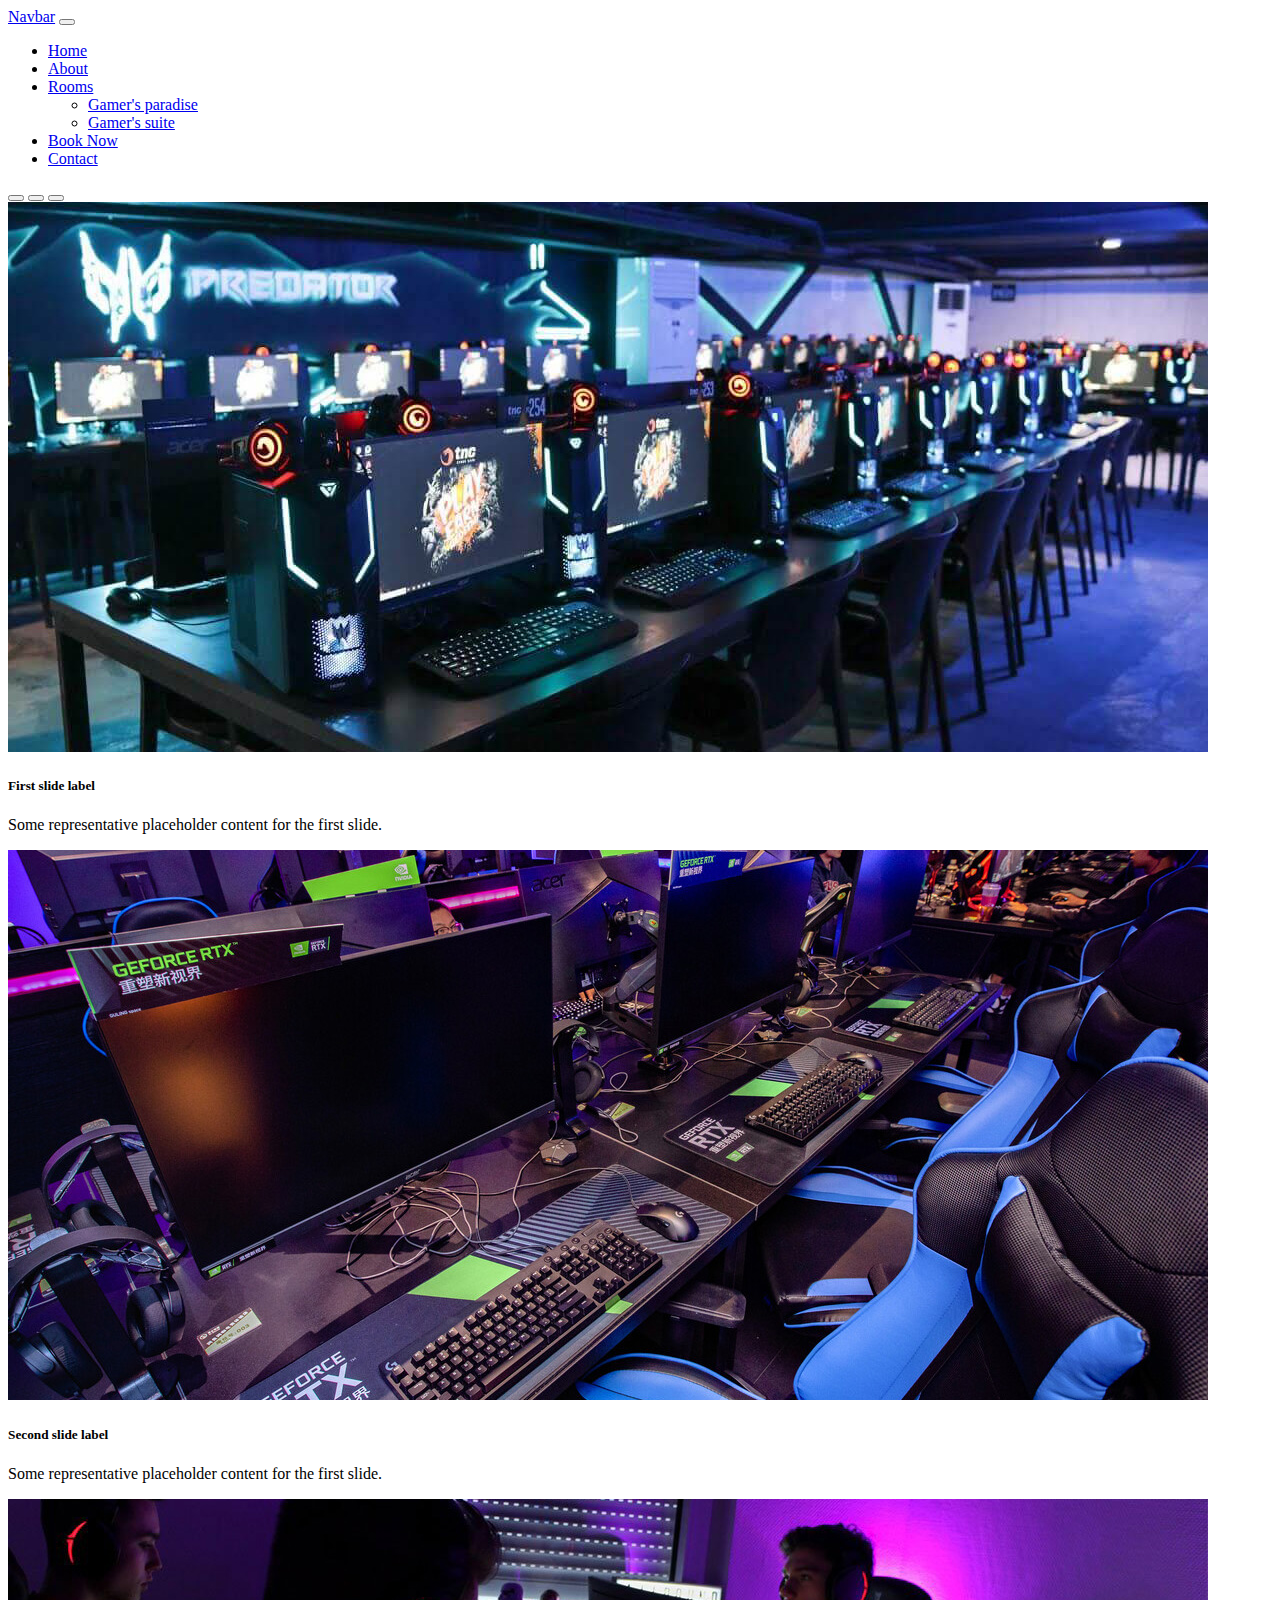
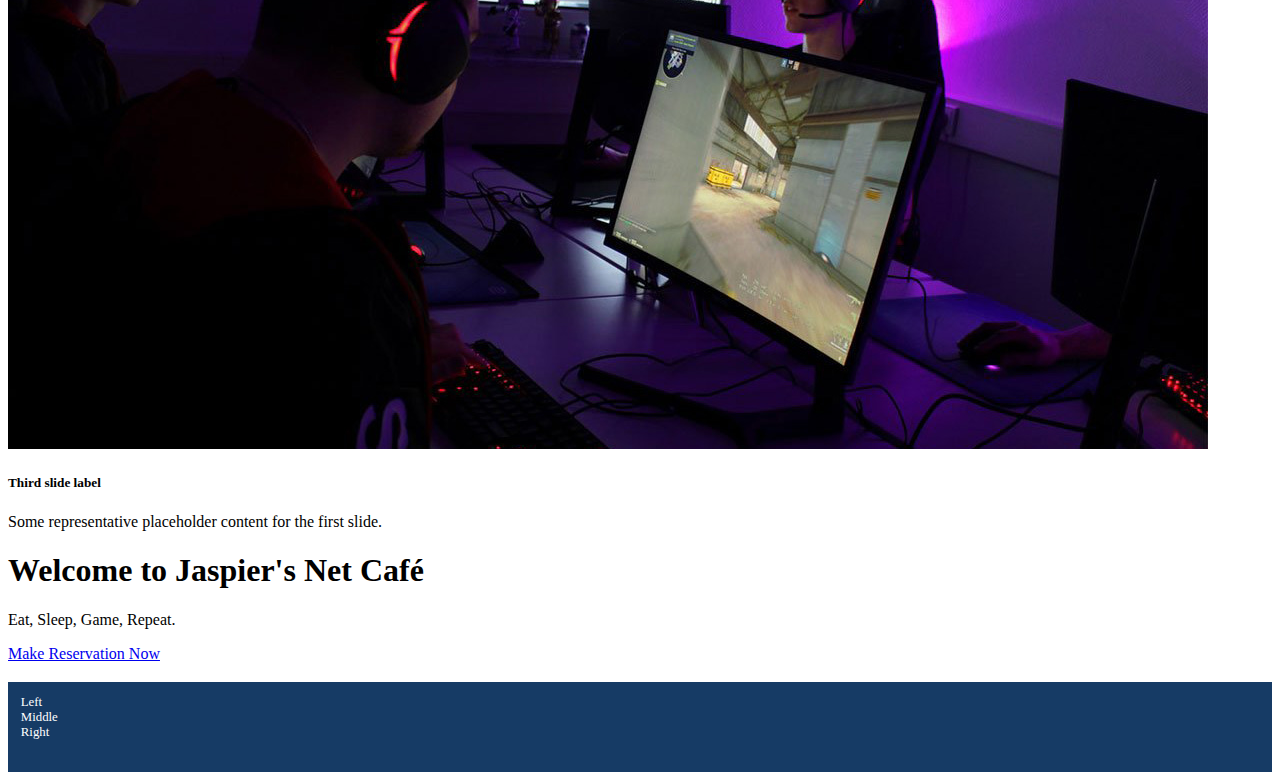
<file: index.html>
<!DOCTYPE html>
<html lang="en">
  <head>
    <meta charset="UTF-8" />
    <meta http-equiv="X-UA-Compatible" content="IE=edge" />
    <meta
      name="viewport"
      content="width=device-width, initial-scale=1.0, shrink-to-fit=no"
    />
    <link
      href="https://cdn.jsdelivr.net/npm/bootstrap@5.1.3/dist/css/bootstrap.min.css"
      rel="stylesheet"
      integrity="sha384-1BmE4kWBq78iYhFldvKuhfTAU6auU8tT94WrHftjDbrCEXSU1oBoqyl2QvZ6jIW3"
      crossorigin="anonymous"
    />

    <style>
      .my-footer {
        height: 5em;
        background-color: #163b65;
        margin-top: 1.5em;
        padding: 1em;
        color: #fff;
        font-size: 80%;
      }
    </style>

    <title>Home page</title>
  </head>
  <body>
    <nav class="navbar navbar-expand-lg navbar-dark bg-dark">
      <div class="container-fluid">
        <a class="navbar-brand" href="#">Navbar</a>
        <button
          class="navbar-toggler"
          type="button"
          data-bs-toggle="collapse"
          data-bs-target="#navbarSupportedContent"
          aria-controls="navbarSupportedContent"
          aria-expanded="false"
          aria-label="Toggle navigation"
        >
          <span class="navbar-toggler-icon"></span>
        </button>
        <div class="collapse navbar-collapse" id="navbarSupportedContent">
          <ul class="navbar-nav me-auto mb-2 mb-lg-0">
            <li class="nav-item">
              <a class="nav-link active" aria-current="page" href="/">Home</a>
            </li>
            <li class="nav-item">
              <a class="nav-link" href="/about">About</a>
            </li>
            <li class="nav-item dropdown">
              <a
                class="nav-link dropdown-toggle"
                href="#"
                id="navbarDropdown"
                role="button"
                data-bs-toggle="dropdown"
                aria-expanded="false"
              >
                Rooms
              </a>
              <ul class="dropdown-menu" aria-labelledby="navbarDropdown">
                <li>
                  <a class="dropdown-item" href="/rooms/gamers-paradise"
                    >Gamer's paradise</a
                  >
                </li>
                <li>
                  <a class="dropdown-item" href="/rooms/gamers-suite"
                    >Gamer's suite</a
                  >
                </li>
              </ul>
            </li>
            <li class="nav-item">
              <a class="nav-link" href="/make-reservation">Book Now</a>
            </li>
            <li class="nav-item">
              <a class="nav-link" href="/contact">Contact</a>
            </li>
          </ul>
        </div>
      </div>
    </nav>

    <div
      id="main-carousel"
      class="carousel slide carousel-fade"
      data-bs-ride="carousel"
    >
      <div class="carousel-indicators">
        <button
          type="button"
          data-bs-target="#main-carousel"
          data-bs-slide-to="0"
          class="active"
          aria-current="true"
          aria-label="Slide 1"
        ></button>
        <button
          type="button"
          data-bs-target="#main-carousel"
          data-bs-slide-to="1"
          aria-label="Slide 2"
        ></button>
        <button
          type="button"
          data-bs-target="#main-carousel"
          data-bs-slide-to="2"
          aria-label="Slide 3"
        ></button>
      </div>
      <div class="carousel-inner">
        <div class="carousel-item active">
          <img
            src="./static/images/home.jpg"
            class="d-block w-100"
            alt="netcafe"
          />
          <div class="carousel-caption d-none d-md-block">
            <h5>First slide label</h5>
            <p>Some representative placeholder content for the first slide.</p>
          </div>
        </div>
        <div class="carousel-item">
          <img
            src="./static/images/closeup.jpg"
            class="d-block w-100"
            alt="close up of gaming setups"
          />
          <div class="carousel-caption d-none d-md-block">
            <h5>Second slide label</h5>
            <p>Some representative placeholder content for the first slide.</p>
          </div>
        </div>
        <div class="carousel-item">
          <img
            src="./static/images/manplaying.jpg"
            class="d-block w-100"
            alt="man playing on computer"
          />
          <div class="carousel-caption d-none d-md-block">
            <h5>Third slide label</h5>
            <p>Some representative placeholder content for the first slide.</p>
          </div>
        </div>
      </div>
    </div>

    <div class="container">
      <div class="row">
        <h1 class="text-center mt-4">Welcome to Jaspier's Net Café</h1>
        <p class="text-center">Eat, Sleep, Game, Repeat.</p>
      </div>

      <div class="row">
        <div class="col text-center">
          <a href="/make-reservation" class="btn btn-success"
            >Make Reservation Now</a
          >
        </div>
      </div>
    </div>

    <div class="row my-footer">
      <div class="col">Left</div>
      <div class="col">Middle</div>
      <div class="col">Right</div>
    </div>

    <script
      src="https://cdn.jsdelivr.net/npm/@popperjs/core@2.10.2/dist/umd/popper.min.js"
      integrity="sha384-7+zCNj/IqJ95wo16oMtfsKbZ9ccEh31eOz1HGyDuCQ6wgnyJNSYdrPa03rtR1zdB"
      crossorigin="anonymous"
    ></script>
    <script
      src="https://cdn.jsdelivr.net/npm/bootstrap@5.1.3/dist/js/bootstrap.min.js"
      integrity="sha384-QJHtvGhmr9XOIpI6YVutG+2QOK9T+ZnN4kzFN1RtK3zEFEIsxhlmWl5/YESvpZ13"
      crossorigin="anonymous"
    ></script>
  </body>
</html>
</file>
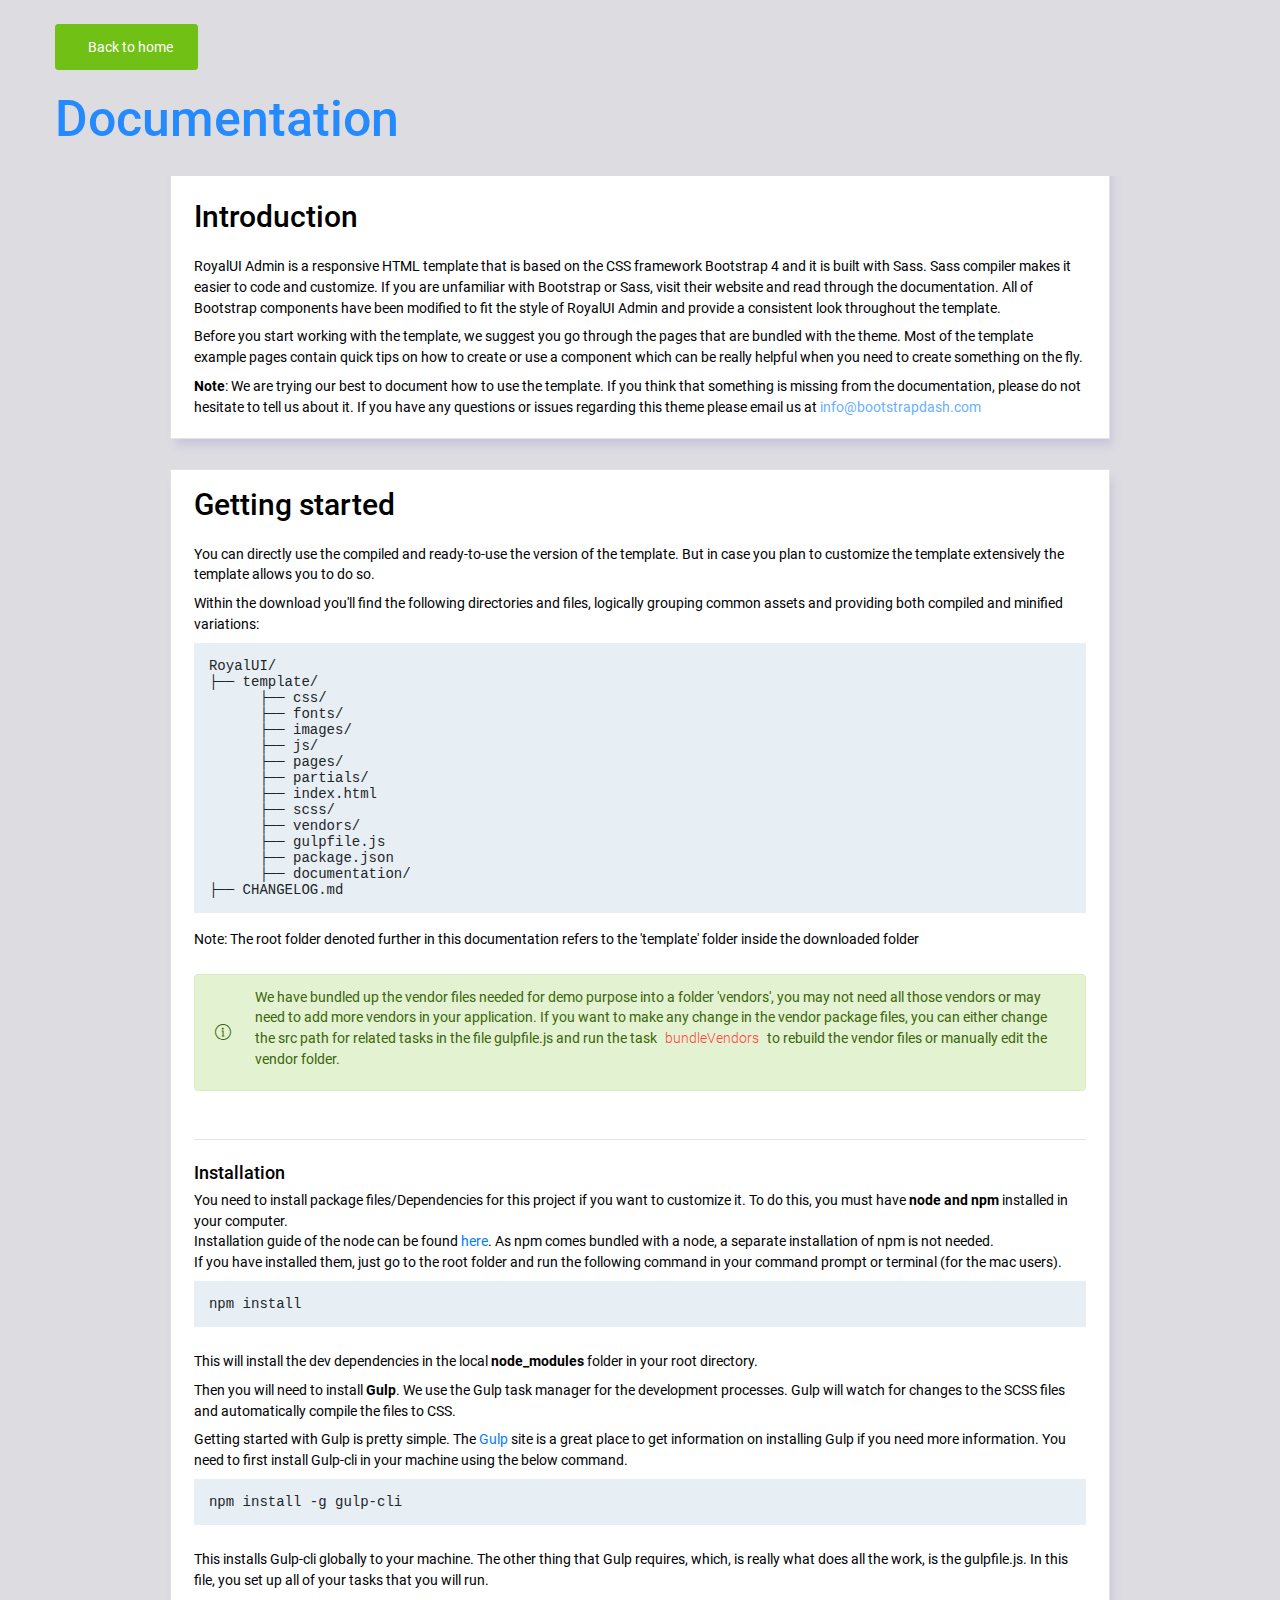
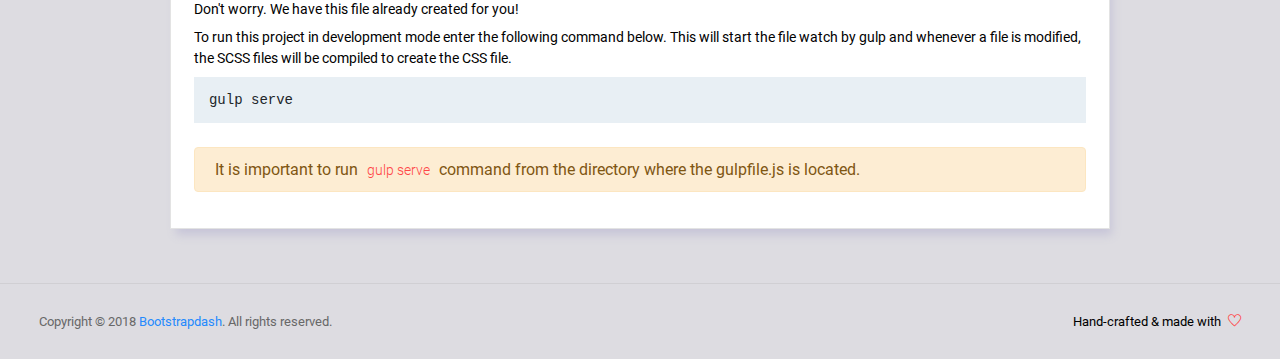
<file: static/admin/documentation/documentation.html>
<!DOCTYPE html>
<html lang="en">

<head>
  <!-- Required meta tags -->
  <meta charset="utf-8">
  <meta name="viewport" content="width=device-width, initial-scale=1, shrink-to-fit=no">
  <title>RoyalUI Admin Dashboard</title>
  <!-- plugins:css -->
  <link rel="stylesheet" href="../vendors/ti-icons/css/themify-icons.css">
  <link rel="stylesheet" href="../vendors/base/vendor.bundle.base.css">
  <!-- endinject -->
  <!-- plugin css for this page -->
  <!-- End plugin css for this page -->
  <!-- inject:css -->
  <link rel="stylesheet" href="../css/style.css">
  <!-- endinject -->
  <link rel="shortcut icon" href="../images/favicon.png" />
</head>

<body>
  <div class="container-scroller">
    <div class="container-fluid page-body-wrapper full-page-wrapper">
      <div class="main-panel w-100  documentation">
        <div class="content-wrapper">
          <div class="container-fluid">
            <div class="row">
              <div class="col-12 doc-header">
                <a class="btn btn-success" href="../index.html"><i class="mdi mdi-home mr-2"></i>Back to home</a>
                <h1 class="text-primary mt-4">Documentation</h1>
              </div>
            </div>
            <div class="row doc-content">
              <div class="col-12 col-md-10 offset-md-1">
                <div class="col-12 grid-margin" id="doc-intro">
                    <div class="card">
                        <div class="card-body">
                            <h3 class="mb-4 mt-4">Introduction</h3>
                            <p>RoyalUI Admin is a responsive HTML template that is based on the CSS framework Bootstrap 4 and it is built with Sass. Sass compiler makes it easier to code and customize. If you are unfamiliar with Bootstrap or Sass, visit their
                                website and read through the documentation. All of Bootstrap components have been modified to fit the style of RoyalUI Admin and provide a consistent look throughout the template.</p>
                            <p>Before you start working with the template, we suggest you go through the pages that are bundled with the theme. Most of the template example pages contain quick tips on how to create or use a component which can
                                be really helpful when you need to create something on the fly.</p>
                            <p class="d-inline"><strong>Note</strong>: We are trying our best to document how to use the template. If you think that something is missing from the documentation, please do not hesitate to tell us about it. If you have any questions or issues regarding this theme please email us at <a class="d-inline text-info" href="mailto:info@bootstrapdash.com">info@bootstrapdash.com</a></p>
                        </div>
                    </div>
                </div>
                <div class="col-12 grid-margin" id="doc-started">
                    <div class="card">
                        <div class="card-body">
                            <h3 class="mb-4">Getting started</h3>
                            <p>You can directly use the compiled and ready-to-use the version of the template. But in case you plan to customize the template extensively the template allows you to do so.</p>
                            <p>Within the download you'll find the following directories and files, logically grouping common assets and providing both compiled and minified variations:</p>
                            <pre>
RoyalUI/
├── template/
      ├── css/
      ├── fonts/
      ├── images/
      ├── js/
      ├── pages/
      ├── partials/
      ├── index.html
      ├── scss/
      ├── vendors/
      ├── gulpfile.js
      ├── package.json                           
      ├── documentation/
├── CHANGELOG.md</pre>
                            <p class="mt-1">Note: The root folder denoted further in this documentation refers to the 'template' folder inside the downloaded folder</p>
                            <div class="alert alert-success mt-4 d-flex align-items-center" role="alert">
                              <i class="ti-info-alt mr-4"></i>
                              <p>We have bundled up the vendor files needed for demo purpose into a folder 'vendors', you may not need all those vendors or may need to add more vendors in your application. If you want to make any change in the vendor package files, you can either change the src path for related tasks in the file gulpfile.js and run the task <code> bundleVendors </code> to rebuild the vendor files or manually edit the vendor folder.</p>
                            </div>
                            <hr class="mt-5">
                            <h4 class="mt-4">Installation</h4>
                            <p class="mb-0">
                              You need to install package files/Dependencies for this project if you want to customize it. To do this, you must have <span class="font-weight-bold">node and npm</span> installed in your computer.
                            </p>
                            <p class="mb-0">Installation guide of the node can be found <a href="https://nodejs.org/en/">here</a>. As npm comes bundled with a node, a separate installation of npm is not needed.</p>
                            <p>
                                If you have installed them, just go to the root folder and run the following command in your command prompt or terminal (for the mac users).
                            </p>
                            <pre class="shell-mode">
npm install</pre>
                            <p class="mt-4">
                              This will install the dev dependencies in the local <span class="font-weight-bold">node_modules</span> folder in your root directory.
                            </p>
                            <p class="mt-2">
                              Then you will need to install <span class="font-weight-bold">Gulp</span>. We use the Gulp task manager for the development processes. Gulp will watch for changes to the SCSS files and automatically compile the files to CSS.
                            </p>
                            <p>Getting started with Gulp is pretty simple. The <a href="https://gulpjs.com/" target="_blank">Gulp</a> site is a great place to get information on installing Gulp if you need more information. You need to first install Gulp-cli in your machine using the below command.</p>
                            <pre class="shell-mode">
npm install -g gulp-cli</pre>
                            <p class="mt-4">This installs Gulp-cli globally to your machine. The other thing that Gulp requires, which, is really what does all the work, is the gulpfile.js. In this file, you set up all of your tasks that you will run.</p>
                            <p>Don't worry. We have this file already created for you!</p>
                            <p>To run this project in development mode enter the following command below. This will start the file watch by gulp and whenever a file is modified, the SCSS files will be compiled to create the CSS file.</p>
<pre class="shell-mode">
gulp serve</pre>           
                            <div class="alert alert-warning mt-4" role="alert">
                              <i class="ti-info-alt-outline"></i>It is important to run <code>gulp serve</code> command from the directory where the gulpfile.js is located.
                            </div>
                        </div>
                    </div>
                </div>
              </div>
            </div>
          </div>
        </div>
        <!-- partial:../partials/_footer.html -->

        <footer class="footer">
          <div class="d-sm-flex justify-content-center justify-content-sm-between">
            <span class="text-muted text-center text-sm-left d-block d-sm-inline-block">Copyright © 2018 <a href="https://www.bootstrapdash.com/" target="_blank">Bootstrapdash</a>. All rights reserved.</span>
            <span class="float-none float-sm-right d-block mt-1 mt-sm-0 text-center">Hand-crafted & made with <i class="ti-heart text-danger ml-1"></i></span>
          </div>
        </footer>

        <!-- partial -->
      </div>
    </div>
  </div>
<!-- plugins:js -->
<script src="../vendors/base/vendor.bundle.base.js"></script>
<!-- endinject -->
<!-- inject:js -->
<script src="../js/off-canvas.js"></script>
<script src="../js/hoverable-collapse.js"></script>
<script src="../js/template.js"></script>
<script src="../js/todolist.js"></script>
<!-- endinject -->
<!-- Custom js for this page-->
<script src="../js/documentation.js"></script> 
<!-- End custom js for this page-->
</body>

</html>
</file>
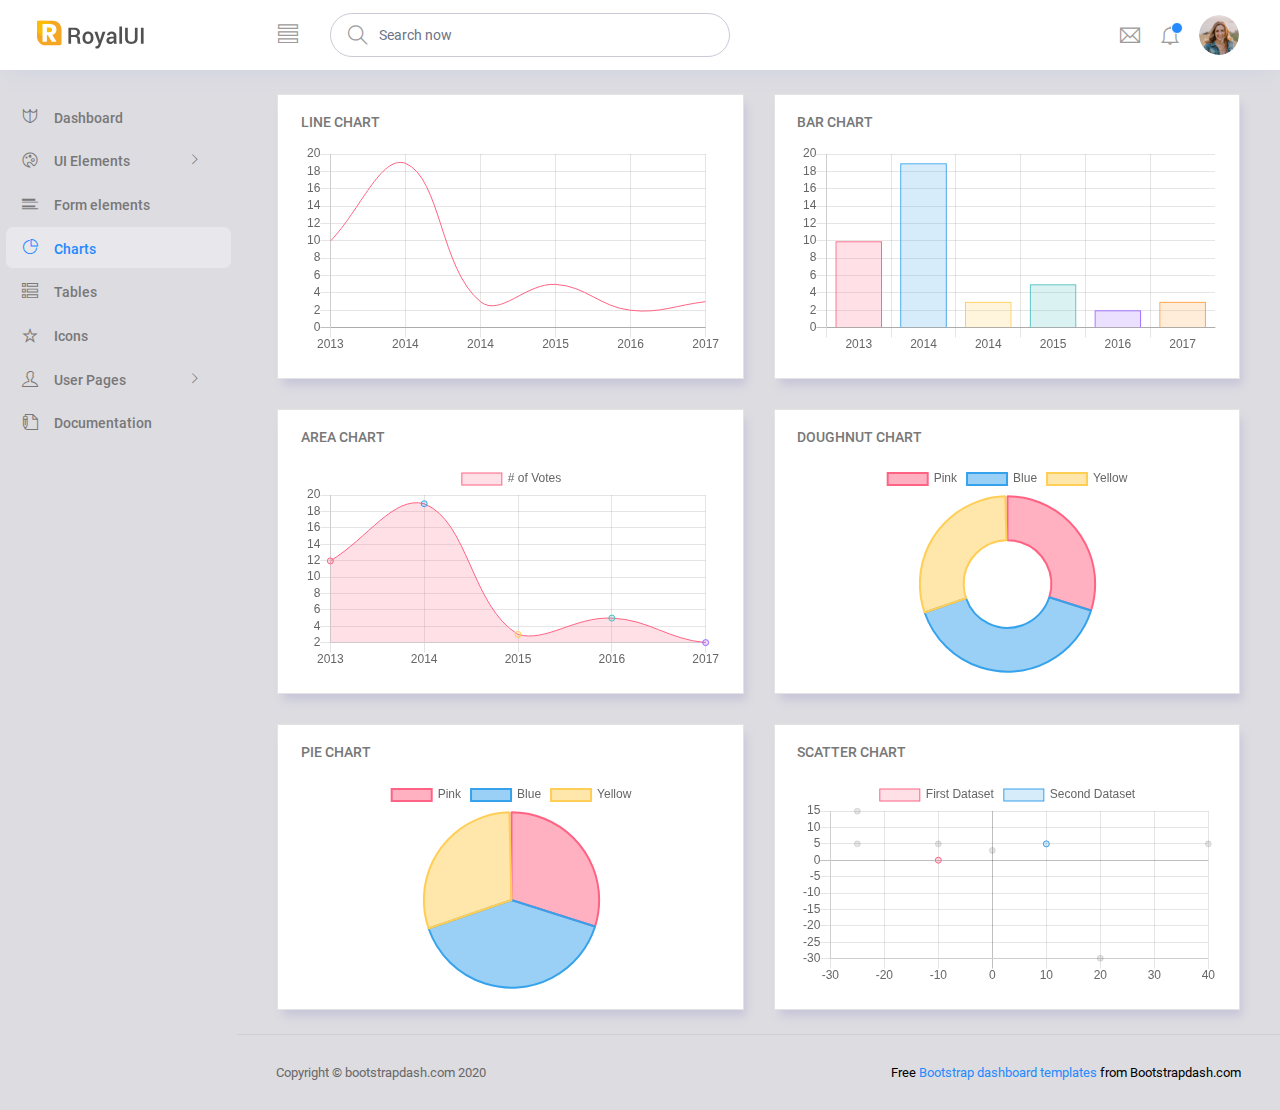
<file: static/admin/pages/charts/chartjs.html>
<!DOCTYPE html>
<html lang="en">

<head>
  <!-- Required meta tags -->
  <meta charset="utf-8">
  <meta name="viewport" content="width=device-width, initial-scale=1, shrink-to-fit=no">
  <title>RoyalUI Admin</title>
  <!-- plugins:css -->
  <link rel="stylesheet" href="../../vendors/ti-icons/css/themify-icons.css">
  <link rel="stylesheet" href="../../vendors/base/vendor.bundle.base.css">
  <!-- endinject -->
  <!-- inject:css -->
  <link rel="stylesheet" href="../../css/style.css">
  <!-- endinject -->
  <link rel="shortcut icon" href="../../images/favicon.png" />
</head>

<body>
  <div class="container-scroller">
    <!-- partial:../../partials/_navbar.html -->
    <nav class="navbar col-lg-12 col-12 p-0 fixed-top d-flex flex-row">
      <div class="text-center navbar-brand-wrapper d-flex align-items-center justify-content-center">
        <a class="navbar-brand brand-logo mr-5" href="../../index.html"><img src="../../images/logo.svg" class="mr-2" alt="logo"/></a>
        <a class="navbar-brand brand-logo-mini" href="../../index.html"><img src="../../images/logo-mini.svg" alt="logo"/></a>
      </div>
      <div class="navbar-menu-wrapper d-flex align-items-center justify-content-end">
        <button class="navbar-toggler navbar-toggler align-self-center" type="button" data-toggle="minimize">
          <span class="ti-view-list"></span>
        </button>
        <ul class="navbar-nav mr-lg-2">
          <li class="nav-item nav-search d-none d-lg-block">
            <div class="input-group">
              <div class="input-group-prepend hover-cursor" id="navbar-search-icon">
                <span class="input-group-text" id="search">
                  <i class="ti-search"></i>
                </span>
              </div>
              <input type="text" class="form-control" id="navbar-search-input" placeholder="Search now" aria-label="search" aria-describedby="search">
            </div>
          </li>
        </ul>
        <ul class="navbar-nav navbar-nav-right">
          <li class="nav-item dropdown mr-1">
            <a class="nav-link count-indicator dropdown-toggle d-flex justify-content-center align-items-center" id="messageDropdown" href="#" data-toggle="dropdown">
              <i class="ti-email mx-0"></i>
            </a>
            <div class="dropdown-menu dropdown-menu-right navbar-dropdown" aria-labelledby="messageDropdown">
              <p class="mb-0 font-weight-normal float-left dropdown-header">Messages</p>
              <a class="dropdown-item">
                <div class="item-thumbnail">
                    <img src="../../images/faces/face4.jpg" alt="image" class="profile-pic">
                </div>
                <div class="item-content flex-grow">
                  <h6 class="ellipsis font-weight-normal">David Grey
                  </h6>
                  <p class="font-weight-light small-text text-muted mb-0">
                    The meeting is cancelled
                  </p>
                </div>
              </a>
              <a class="dropdown-item">
                <div class="item-thumbnail">
                    <img src="../../images/faces/face2.jpg" alt="image" class="profile-pic">
                </div>
                <div class="item-content flex-grow">
                  <h6 class="ellipsis font-weight-normal">Tim Cook
                  </h6>
                  <p class="font-weight-light small-text text-muted mb-0">
                    New product launch
                  </p>
                </div>
              </a>
              <a class="dropdown-item">
                <div class="item-thumbnail">
                    <img src="../../images/faces/face3.jpg" alt="image" class="profile-pic">
                </div>
                <div class="item-content flex-grow">
                  <h6 class="ellipsis font-weight-normal"> Johnson
                  </h6>
                  <p class="font-weight-light small-text text-muted mb-0">
                    Upcoming board meeting
                  </p>
                </div>
              </a>
            </div>
          </li>
          <li class="nav-item dropdown">
            <a class="nav-link count-indicator dropdown-toggle" id="notificationDropdown" href="#" data-toggle="dropdown">
              <i class="ti-bell mx-0"></i>
              <span class="count"></span>
            </a>
            <div class="dropdown-menu dropdown-menu-right navbar-dropdown" aria-labelledby="notificationDropdown">
              <p class="mb-0 font-weight-normal float-left dropdown-header">Notifications</p>
              <a class="dropdown-item">
                <div class="item-thumbnail">
                  <div class="item-icon bg-success">
                    <i class="ti-info-alt mx-0"></i>
                  </div>
                </div>
                <div class="item-content">
                  <h6 class="font-weight-normal">Application Error</h6>
                  <p class="font-weight-light small-text mb-0 text-muted">
                    Just now
                  </p>
                </div>
              </a>
              <a class="dropdown-item">
                <div class="item-thumbnail">
                  <div class="item-icon bg-warning">
                    <i class="ti-settings mx-0"></i>
                  </div>
                </div>
                <div class="item-content">
                  <h6 class="font-weight-normal">Settings</h6>
                  <p class="font-weight-light small-text mb-0 text-muted">
                    Private message
                  </p>
                </div>
              </a>
              <a class="dropdown-item">
                <div class="item-thumbnail">
                  <div class="item-icon bg-info">
                    <i class="ti-user mx-0"></i>
                  </div>
                </div>
                <div class="item-content">
                  <h6 class="font-weight-normal">New user registration</h6>
                  <p class="font-weight-light small-text mb-0 text-muted">
                    2 days ago
                  </p>
                </div>
              </a>
            </div>
          </li>
          <li class="nav-item nav-profile dropdown">
            <a class="nav-link dropdown-toggle" href="#" data-toggle="dropdown" id="profileDropdown">
              <img src="../../images/faces/face28.jpg" alt="profile"/>
            </a>
            <div class="dropdown-menu dropdown-menu-right navbar-dropdown" aria-labelledby="profileDropdown">
              <a class="dropdown-item">
                <i class="ti-settings text-primary"></i>
                Settings
              </a>
              <a class="dropdown-item">
                <i class="ti-power-off text-primary"></i>
                Logout
              </a>
            </div>
          </li>
        </ul>
        <button class="navbar-toggler navbar-toggler-right d-lg-none align-self-center" type="button" data-toggle="offcanvas">
          <span class="ti-view-list"></span>
        </button>
      </div>
    </nav>
    <!-- partial -->
    <div class="container-fluid page-body-wrapper">
      <!-- partial:../../partials/_sidebar.html -->
      <nav class="sidebar sidebar-offcanvas" id="sidebar">
        <ul class="nav">
          <li class="nav-item">
            <a class="nav-link" href="../../index.html">
              <i class="ti-shield menu-icon"></i>
              <span class="menu-title">Dashboard</span>
            </a>
          </li>
          <li class="nav-item">
            <a class="nav-link" data-toggle="collapse" href="#ui-basic" aria-expanded="false" aria-controls="ui-basic">
              <i class="ti-palette menu-icon"></i>
              <span class="menu-title">UI Elements</span>
              <i class="menu-arrow"></i>
            </a>
            <div class="collapse" id="ui-basic">
              <ul class="nav flex-column sub-menu">
                <li class="nav-item"> <a class="nav-link" href="../../pages/ui-features/buttons.html">Buttons</a></li>
                <li class="nav-item"> <a class="nav-link" href="../../pages/ui-features/typography.html">Typography</a></li>
              </ul>
            </div>
          </li>
          <li class="nav-item">
            <a class="nav-link" href="../../pages/forms/basic_elements.html">
              <i class="ti-layout-list-post menu-icon"></i>
              <span class="menu-title">Form elements</span>
            </a>
          </li>
          <li class="nav-item">
            <a class="nav-link" href="../../pages/charts/chartjs.html">
              <i class="ti-pie-chart menu-icon"></i>
              <span class="menu-title">Charts</span>
            </a>
          </li>
          <li class="nav-item">
            <a class="nav-link" href="../../pages/tables/basic-table.html">
              <i class="ti-view-list-alt menu-icon"></i>
              <span class="menu-title">Tables</span>
            </a>
          </li>
          <li class="nav-item">
            <a class="nav-link" href="../../pages/icons/themify.html">
              <i class="ti-star menu-icon"></i>
              <span class="menu-title">Icons</span>
            </a>
          </li>
          <li class="nav-item">
            <a class="nav-link" data-toggle="collapse" href="#auth" aria-expanded="false" aria-controls="auth">
              <i class="ti-user menu-icon"></i>
              <span class="menu-title">User Pages</span>
              <i class="menu-arrow"></i>
            </a>
            <div class="collapse" id="auth">
              <ul class="nav flex-column sub-menu">
                <li class="nav-item"> <a class="nav-link" href="../../pages/samples/login.html"> Login </a></li>
                <li class="nav-item"> <a class="nav-link" href="../../pages/samples/login-2.html"> Login 2 </a></li>
                <li class="nav-item"> <a class="nav-link" href="../../pages/samples/register.html"> Register </a></li>
                <li class="nav-item"> <a class="nav-link" href="../../pages/samples/register-2.html"> Register 2 </a></li>
                <li class="nav-item"> <a class="nav-link" href="../../pages/samples/lock-screen.html"> Lockscreen </a></li>
              </ul>
            </div>
          </li>
          <li class="nav-item">
            <a class="nav-link" href="../../documentation/documentation.html">
              <i class="ti-write menu-icon"></i>
              <span class="menu-title">Documentation</span>
            </a>
          </li>
        </ul>
      </nav>
      <!-- partial -->
      <div class="main-panel">
        <div class="content-wrapper">
          <div class="row">
            <div class="col-lg-6 grid-margin stretch-card">
              <div class="card">
                <div class="card-body">
                  <h4 class="card-title">Line chart</h4>
                  <canvas id="lineChart"></canvas>
                </div>
              </div>
            </div>
            <div class="col-lg-6 grid-margin stretch-card">
              <div class="card">
                <div class="card-body">
                  <h4 class="card-title">Bar chart</h4>
                  <canvas id="barChart"></canvas>
                </div>
              </div>
            </div>
          </div>
          <div class="row">
            <div class="col-lg-6 grid-margin stretch-card">
              <div class="card">
                <div class="card-body">
                  <h4 class="card-title">Area chart</h4>
                  <canvas id="areaChart"></canvas>
                </div>
              </div>
            </div>
            <div class="col-lg-6 grid-margin stretch-card">
              <div class="card">
                <div class="card-body">
                  <h4 class="card-title">Doughnut chart</h4>
                  <canvas id="doughnutChart"></canvas>
                </div>
              </div>
            </div>
          </div>
          <div class="row">
            <div class="col-lg-6 grid-margin grid-margin-lg-0 stretch-card">
              <div class="card">
                <div class="card-body">
                  <h4 class="card-title">Pie chart</h4>
                  <canvas id="pieChart"></canvas>
                </div>
              </div>
            </div>
            <div class="col-lg-6 grid-margin grid-margin-lg-0 stretch-card">
              <div class="card">
                <div class="card-body">
                  <h4 class="card-title">Scatter chart</h4>
                  <canvas id="scatterChart"></canvas>
                </div>
              </div>
            </div>
          </div>
        </div>
        <!-- content-wrapper ends -->
        <!-- partial:../../partials/_footer.html -->
        <footer class="footer">
          <div class="d-sm-flex justify-content-center justify-content-sm-between">
            <span class="text-muted d-block text-center text-sm-left d-sm-inline-block">Copyright © bootstrapdash.com 2020</span>
            <span class="float-none float-sm-right d-block mt-1 mt-sm-0 text-center"> Free <a href="https://www.bootstrapdash.com/" target="_blank">Bootstrap dashboard templates</a> from Bootstrapdash.com</span>
          </div>
        </footer>
        <!-- partial -->
      </div>
      <!-- main-panel ends -->
    </div>
    <!-- page-body-wrapper ends -->
  </div>
  <!-- container-scroller -->
  <!-- plugins:js -->
  <script src="../../vendors/base/vendor.bundle.base.js"></script>
  <!-- endinject -->
  <!-- Plugin js for this page-->
  <script src="../../vendors/chart.js/Chart.min.js"></script>
  <!-- End plugin js for this page-->
  <!-- inject:js -->
  <script src="../../js/off-canvas.js"></script>
  <script src="../../js/hoverable-collapse.js"></script>
  <script src="../../js/template.js"></script>
  <script src="../../js/todolist.js"></script>
  <!-- endinject -->
  <!-- Custom js for this page-->
  <script src="../../js/chart.js"></script>
  <!-- End custom js for this page-->
</body>

</html>
</file>
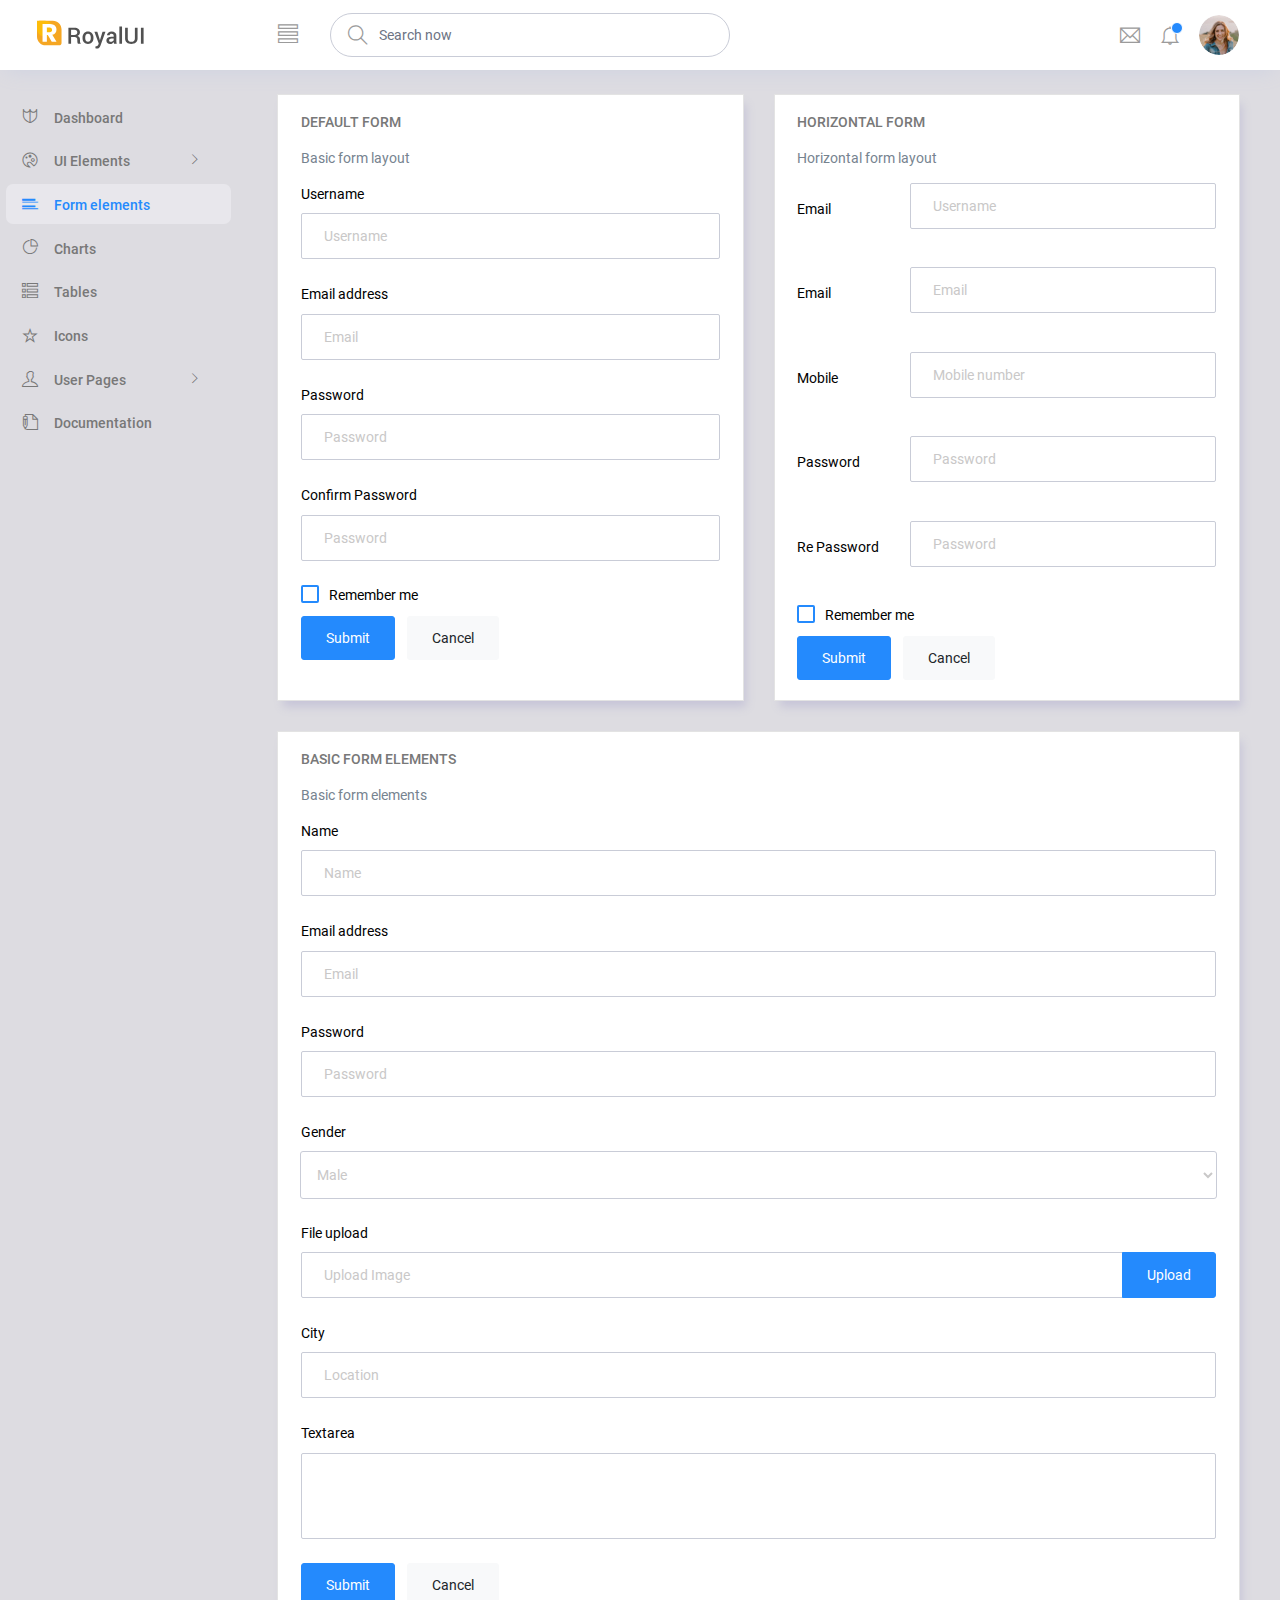
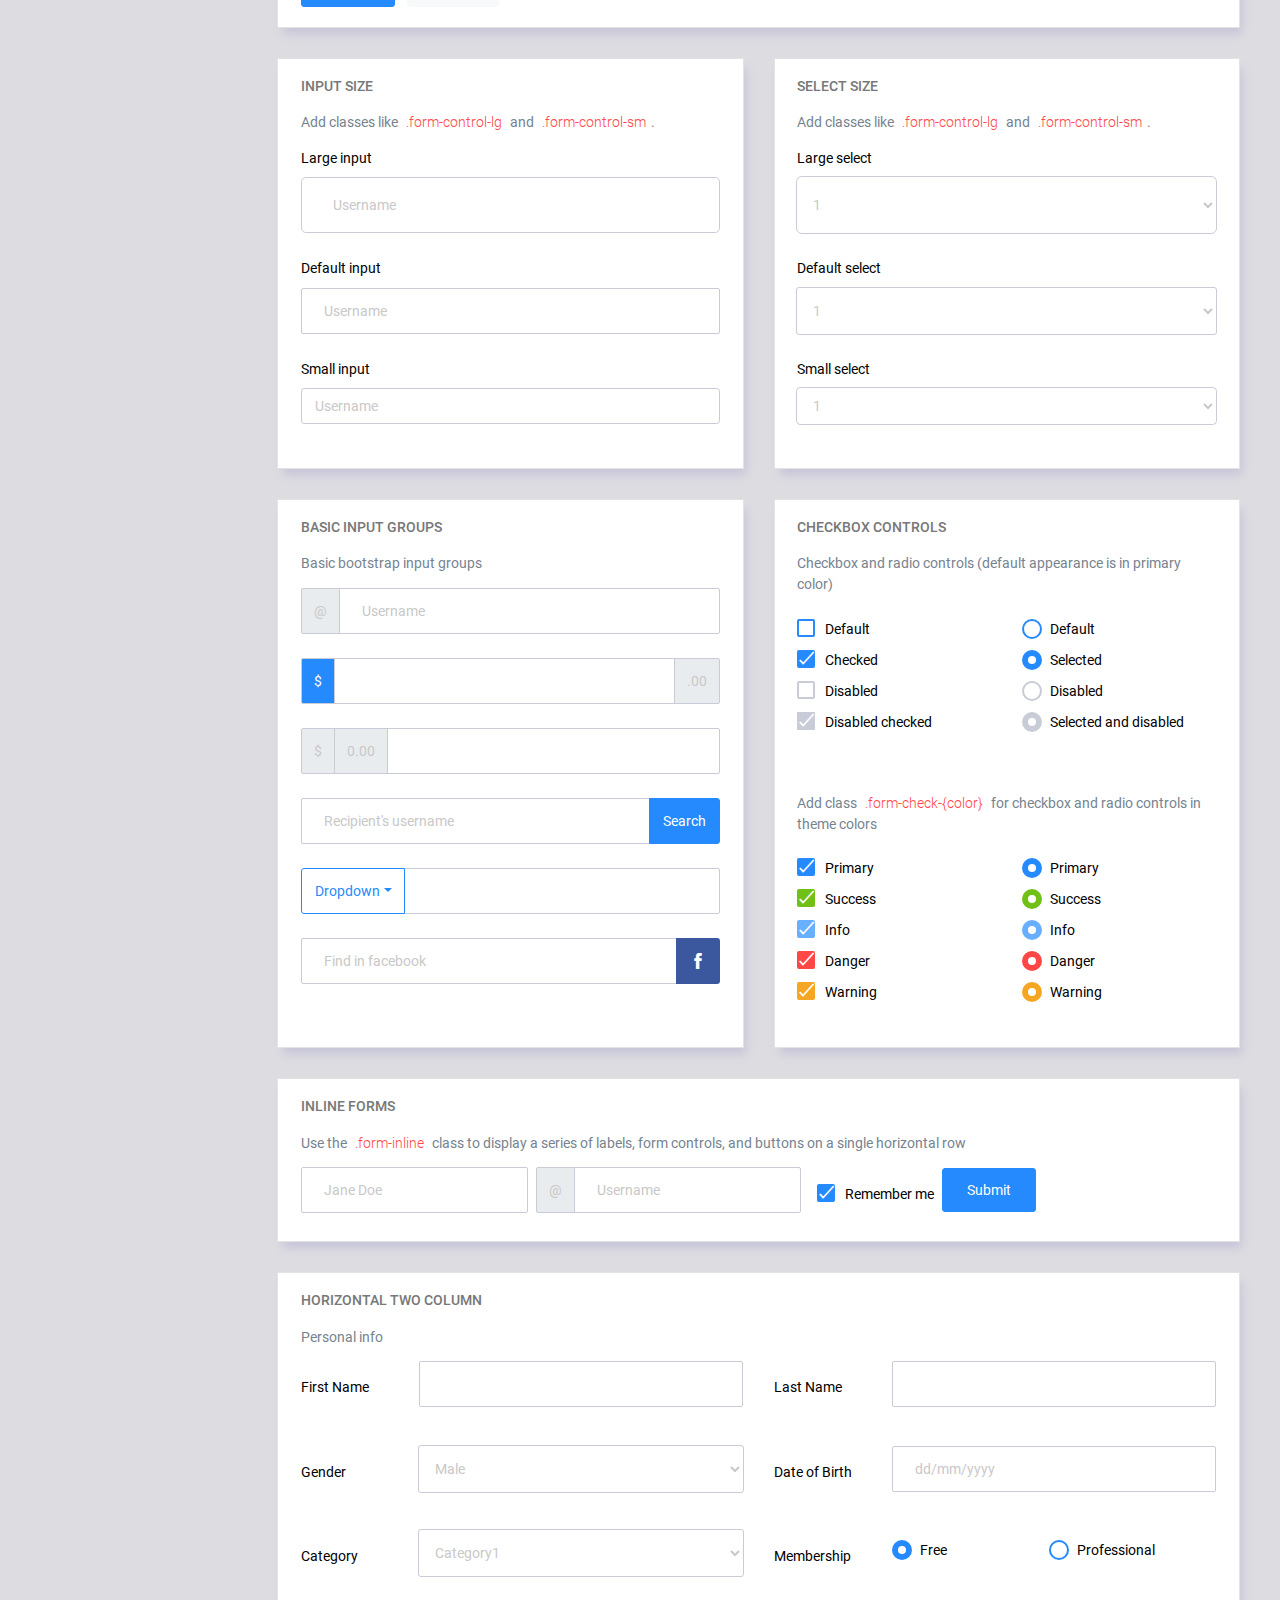
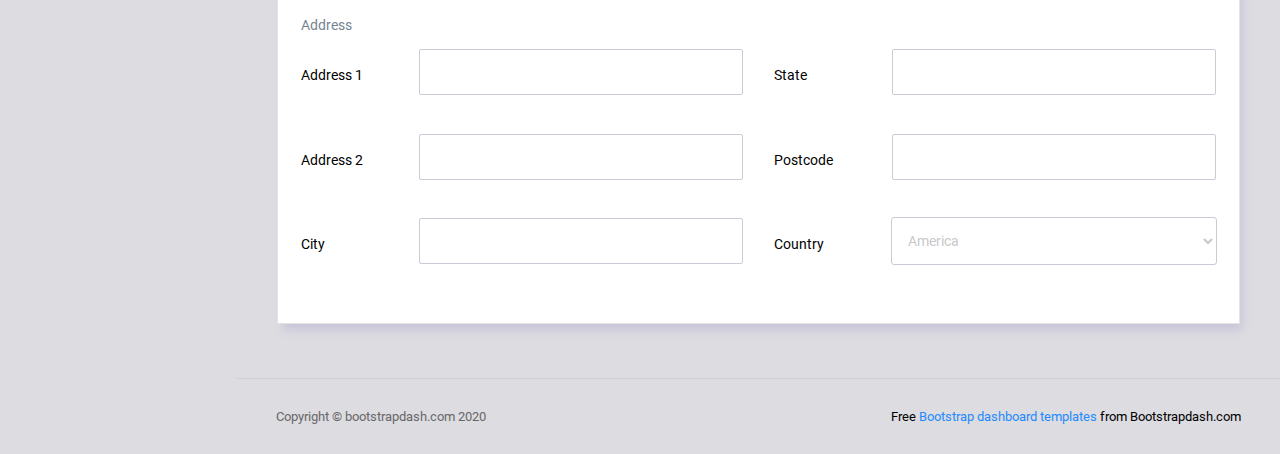
<file: static/admin/pages/forms/basic_elements.html>
<!DOCTYPE html>
<html lang="en">

<head>
  <!-- Required meta tags -->
  <meta charset="utf-8">
  <meta name="viewport" content="width=device-width, initial-scale=1, shrink-to-fit=no">
  <title>RoyalUI Admin</title>
  <!-- plugins:css -->
  <link rel="stylesheet" href="../../vendors/ti-icons/css/themify-icons.css">
  <link rel="stylesheet" href="../../vendors/base/vendor.bundle.base.css">
  <!-- endinject -->
  <!-- plugin css for this page -->
  <!-- End plugin css for this page -->
  <!-- inject:css -->
  <link rel="stylesheet" href="../../css/style.css">
  <!-- endinject -->
  <link rel="shortcut icon" href="../../images/favicon.png" />
</head>

<body>
  <div class="container-scroller">
    <!-- partial:../../partials/_navbar.html -->
    <nav class="navbar col-lg-12 col-12 p-0 fixed-top d-flex flex-row">
      <div class="text-center navbar-brand-wrapper d-flex align-items-center justify-content-center">
        <a class="navbar-brand brand-logo mr-5" href="../../index.html"><img src="../../images/logo.svg" class="mr-2" alt="logo"/></a>
        <a class="navbar-brand brand-logo-mini" href="../../index.html"><img src="../../images/logo-mini.svg" alt="logo"/></a>
      </div>
      <div class="navbar-menu-wrapper d-flex align-items-center justify-content-end">
        <button class="navbar-toggler navbar-toggler align-self-center" type="button" data-toggle="minimize">
          <span class="ti-view-list"></span>
        </button>
        <ul class="navbar-nav mr-lg-2">
          <li class="nav-item nav-search d-none d-lg-block">
            <div class="input-group">
              <div class="input-group-prepend hover-cursor" id="navbar-search-icon">
                <span class="input-group-text" id="search">
                  <i class="ti-search"></i>
                </span>
              </div>
              <input type="text" class="form-control" id="navbar-search-input" placeholder="Search now" aria-label="search" aria-describedby="search">
            </div>
          </li>
        </ul>
        <ul class="navbar-nav navbar-nav-right">
          <li class="nav-item dropdown mr-1">
            <a class="nav-link count-indicator dropdown-toggle d-flex justify-content-center align-items-center" id="messageDropdown" href="#" data-toggle="dropdown">
              <i class="ti-email mx-0"></i>
            </a>
            <div class="dropdown-menu dropdown-menu-right navbar-dropdown" aria-labelledby="messageDropdown">
              <p class="mb-0 font-weight-normal float-left dropdown-header">Messages</p>
              <a class="dropdown-item">
                <div class="item-thumbnail">
                    <img src="../../images/faces/face4.jpg" alt="image" class="profile-pic">
                </div>
                <div class="item-content flex-grow">
                  <h6 class="ellipsis font-weight-normal">David Grey
                  </h6>
                  <p class="font-weight-light small-text text-muted mb-0">
                    The meeting is cancelled
                  </p>
                </div>
              </a>
              <a class="dropdown-item">
                <div class="item-thumbnail">
                    <img src="../../images/faces/face2.jpg" alt="image" class="profile-pic">
                </div>
                <div class="item-content flex-grow">
                  <h6 class="ellipsis font-weight-normal">Tim Cook
                  </h6>
                  <p class="font-weight-light small-text text-muted mb-0">
                    New product launch
                  </p>
                </div>
              </a>
              <a class="dropdown-item">
                <div class="item-thumbnail">
                    <img src="../../images/faces/face3.jpg" alt="image" class="profile-pic">
                </div>
                <div class="item-content flex-grow">
                  <h6 class="ellipsis font-weight-normal"> Johnson
                  </h6>
                  <p class="font-weight-light small-text text-muted mb-0">
                    Upcoming board meeting
                  </p>
                </div>
              </a>
            </div>
          </li>
          <li class="nav-item dropdown">
            <a class="nav-link count-indicator dropdown-toggle" id="notificationDropdown" href="#" data-toggle="dropdown">
              <i class="ti-bell mx-0"></i>
              <span class="count"></span>
            </a>
            <div class="dropdown-menu dropdown-menu-right navbar-dropdown" aria-labelledby="notificationDropdown">
              <p class="mb-0 font-weight-normal float-left dropdown-header">Notifications</p>
              <a class="dropdown-item">
                <div class="item-thumbnail">
                  <div class="item-icon bg-success">
                    <i class="ti-info-alt mx-0"></i>
                  </div>
                </div>
                <div class="item-content">
                  <h6 class="font-weight-normal">Application Error</h6>
                  <p class="font-weight-light small-text mb-0 text-muted">
                    Just now
                  </p>
                </div>
              </a>
              <a class="dropdown-item">
                <div class="item-thumbnail">
                  <div class="item-icon bg-warning">
                    <i class="ti-settings mx-0"></i>
                  </div>
                </div>
                <div class="item-content">
                  <h6 class="font-weight-normal">Settings</h6>
                  <p class="font-weight-light small-text mb-0 text-muted">
                    Private message
                  </p>
                </div>
              </a>
              <a class="dropdown-item">
                <div class="item-thumbnail">
                  <div class="item-icon bg-info">
                    <i class="ti-user mx-0"></i>
                  </div>
                </div>
                <div class="item-content">
                  <h6 class="font-weight-normal">New user registration</h6>
                  <p class="font-weight-light small-text mb-0 text-muted">
                    2 days ago
                  </p>
                </div>
              </a>
            </div>
          </li>
          <li class="nav-item nav-profile dropdown">
            <a class="nav-link dropdown-toggle" href="#" data-toggle="dropdown" id="profileDropdown">
              <img src="../../images/faces/face28.jpg" alt="profile"/>
            </a>
            <div class="dropdown-menu dropdown-menu-right navbar-dropdown" aria-labelledby="profileDropdown">
              <a class="dropdown-item">
                <i class="ti-settings text-primary"></i>
                Settings
              </a>
              <a class="dropdown-item">
                <i class="ti-power-off text-primary"></i>
                Logout
              </a>
            </div>
          </li>
        </ul>
        <button class="navbar-toggler navbar-toggler-right d-lg-none align-self-center" type="button" data-toggle="offcanvas">
          <span class="ti-view-list"></span>
        </button>
      </div>
    </nav>
    <!-- partial -->
    <div class="container-fluid page-body-wrapper">
      <!-- partial:../../partials/_sidebar.html -->
      <nav class="sidebar sidebar-offcanvas" id="sidebar">
        <ul class="nav">
          <li class="nav-item">
            <a class="nav-link" href="../../index.html">
              <i class="ti-shield menu-icon"></i>
              <span class="menu-title">Dashboard</span>
            </a>
          </li>
          <li class="nav-item">
            <a class="nav-link" data-toggle="collapse" href="#ui-basic" aria-expanded="false" aria-controls="ui-basic">
              <i class="ti-palette menu-icon"></i>
              <span class="menu-title">UI Elements</span>
              <i class="menu-arrow"></i>
            </a>
            <div class="collapse" id="ui-basic">
              <ul class="nav flex-column sub-menu">
                <li class="nav-item"> <a class="nav-link" href="../../pages/ui-features/buttons.html">Buttons</a></li>
                <li class="nav-item"> <a class="nav-link" href="../../pages/ui-features/typography.html">Typography</a></li>
              </ul>
            </div>
          </li>
          <li class="nav-item">
            <a class="nav-link" href="../../pages/forms/basic_elements.html">
              <i class="ti-layout-list-post menu-icon"></i>
              <span class="menu-title">Form elements</span>
            </a>
          </li>
          <li class="nav-item">
            <a class="nav-link" href="../../pages/charts/chartjs.html">
              <i class="ti-pie-chart menu-icon"></i>
              <span class="menu-title">Charts</span>
            </a>
          </li>
          <li class="nav-item">
            <a class="nav-link" href="../../pages/tables/basic-table.html">
              <i class="ti-view-list-alt menu-icon"></i>
              <span class="menu-title">Tables</span>
            </a>
          </li>
          <li class="nav-item">
            <a class="nav-link" href="../../pages/icons/themify.html">
              <i class="ti-star menu-icon"></i>
              <span class="menu-title">Icons</span>
            </a>
          </li>
          <li class="nav-item">
            <a class="nav-link" data-toggle="collapse" href="#auth" aria-expanded="false" aria-controls="auth">
              <i class="ti-user menu-icon"></i>
              <span class="menu-title">User Pages</span>
              <i class="menu-arrow"></i>
            </a>
            <div class="collapse" id="auth">
              <ul class="nav flex-column sub-menu">
                <li class="nav-item"> <a class="nav-link" href="../../pages/samples/login.html"> Login </a></li>
                <li class="nav-item"> <a class="nav-link" href="../../pages/samples/login-2.html"> Login 2 </a></li>
                <li class="nav-item"> <a class="nav-link" href="../../pages/samples/register.html"> Register </a></li>
                <li class="nav-item"> <a class="nav-link" href="../../pages/samples/register-2.html"> Register 2 </a></li>
                <li class="nav-item"> <a class="nav-link" href="../../pages/samples/lock-screen.html"> Lockscreen </a></li>
              </ul>
            </div>
          </li>
          <li class="nav-item">
            <a class="nav-link" href="../../documentation/documentation.html">
              <i class="ti-write menu-icon"></i>
              <span class="menu-title">Documentation</span>
            </a>
          </li>
        </ul>
      </nav>
      <!-- partial -->
      <div class="main-panel">        
        <div class="content-wrapper">
          <div class="row">
            <div class="col-md-6 grid-margin stretch-card">
              <div class="card">
                <div class="card-body">
                  <h4 class="card-title">Default form</h4>
                  <p class="card-description">
                    Basic form layout
                  </p>
                  <form class="forms-sample">
                    <div class="form-group">
                      <label for="exampleInputUsername1">Username</label>
                      <input type="text" class="form-control" id="exampleInputUsername1" placeholder="Username">
                    </div>
                    <div class="form-group">
                      <label for="exampleInputEmail1">Email address</label>
                      <input type="email" class="form-control" id="exampleInputEmail1" placeholder="Email">
                    </div>
                    <div class="form-group">
                      <label for="exampleInputPassword1">Password</label>
                      <input type="password" class="form-control" id="exampleInputPassword1" placeholder="Password">
                    </div>
                    <div class="form-group">
                      <label for="exampleInputConfirmPassword1">Confirm Password</label>
                      <input type="password" class="form-control" id="exampleInputConfirmPassword1" placeholder="Password">
                    </div>
                    <div class="form-check form-check-flat form-check-primary">
                      <label class="form-check-label">
                        <input type="checkbox" class="form-check-input">
                        Remember me
                      </label>
                    </div>
                    <button type="submit" class="btn btn-primary mr-2">Submit</button>
                    <button class="btn btn-light">Cancel</button>
                  </form>
                </div>
              </div>
            </div>
            <div class="col-md-6 grid-margin stretch-card">
              <div class="card">
                <div class="card-body">
                  <h4 class="card-title">Horizontal Form</h4>
                  <p class="card-description">
                    Horizontal form layout
                  </p>
                  <form class="forms-sample">
                    <div class="form-group row">
                      <label for="exampleInputUsername2" class="col-sm-3 col-form-label">Email</label>
                      <div class="col-sm-9">
                        <input type="text" class="form-control" id="exampleInputUsername2" placeholder="Username">
                      </div>
                    </div>
                    <div class="form-group row">
                      <label for="exampleInputEmail2" class="col-sm-3 col-form-label">Email</label>
                      <div class="col-sm-9">
                        <input type="email" class="form-control" id="exampleInputEmail2" placeholder="Email">
                      </div>
                    </div>
                    <div class="form-group row">
                      <label for="exampleInputMobile" class="col-sm-3 col-form-label">Mobile</label>
                      <div class="col-sm-9">
                        <input type="text" class="form-control" id="exampleInputMobile" placeholder="Mobile number">
                      </div>
                    </div>
                    <div class="form-group row">
                      <label for="exampleInputPassword2" class="col-sm-3 col-form-label">Password</label>
                      <div class="col-sm-9">
                        <input type="password" class="form-control" id="exampleInputPassword2" placeholder="Password">
                      </div>
                    </div>
                    <div class="form-group row">
                      <label for="exampleInputConfirmPassword2" class="col-sm-3 col-form-label">Re Password</label>
                      <div class="col-sm-9">
                        <input type="password" class="form-control" id="exampleInputConfirmPassword2" placeholder="Password">
                      </div>
                    </div>
                    <div class="form-check form-check-flat form-check-primary">
                      <label class="form-check-label">
                        <input type="checkbox" class="form-check-input">
                        Remember me
                      </label>
                    </div>
                    <button type="submit" class="btn btn-primary mr-2">Submit</button>
                    <button class="btn btn-light">Cancel</button>
                  </form>
                </div>
              </div>
            </div>
            <div class="col-12 grid-margin stretch-card">
              <div class="card">
                <div class="card-body">
                  <h4 class="card-title">Basic form elements</h4>
                  <p class="card-description">
                    Basic form elements
                  </p>
                  <form class="forms-sample">
                    <div class="form-group">
                      <label for="exampleInputName1">Name</label>
                      <input type="text" class="form-control" id="exampleInputName1" placeholder="Name">
                    </div>
                    <div class="form-group">
                      <label for="exampleInputEmail3">Email address</label>
                      <input type="email" class="form-control" id="exampleInputEmail3" placeholder="Email">
                    </div>
                    <div class="form-group">
                      <label for="exampleInputPassword4">Password</label>
                      <input type="password" class="form-control" id="exampleInputPassword4" placeholder="Password">
                    </div>
                    <div class="form-group">
                      <label for="exampleSelectGender">Gender</label>
                        <select class="form-control" id="exampleSelectGender">
                          <option>Male</option>
                          <option>Female</option>
                        </select>
                      </div>
                    <div class="form-group">
                      <label>File upload</label>
                      <input type="file" name="img[]" class="file-upload-default">
                      <div class="input-group col-xs-12">
                        <input type="text" class="form-control file-upload-info" disabled placeholder="Upload Image">
                        <span class="input-group-append">
                          <button class="file-upload-browse btn btn-primary" type="button">Upload</button>
                        </span>
                      </div>
                    </div>
                    <div class="form-group">
                      <label for="exampleInputCity1">City</label>
                      <input type="text" class="form-control" id="exampleInputCity1" placeholder="Location">
                    </div>
                    <div class="form-group">
                      <label for="exampleTextarea1">Textarea</label>
                      <textarea class="form-control" id="exampleTextarea1" rows="4"></textarea>
                    </div>
                    <button type="submit" class="btn btn-primary mr-2">Submit</button>
                    <button class="btn btn-light">Cancel</button>
                  </form>
                </div>
              </div>
            </div>
            <div class="col-md-6 grid-margin stretch-card">
              <div class="card">
                <div class="card-body">
                  <h4 class="card-title">Input size</h4>
                  <p class="card-description">
                    Add classes like <code>.form-control-lg</code> and <code>.form-control-sm</code>.
                  </p>
                  <div class="form-group">
                    <label>Large input</label>
                    <input type="text" class="form-control form-control-lg" placeholder="Username" aria-label="Username">
                  </div>
                  <div class="form-group">
                    <label>Default input</label>
                    <input type="text" class="form-control" placeholder="Username" aria-label="Username">
                  </div>
                  <div class="form-group">
                    <label>Small input</label>
                    <input type="text" class="form-control form-control-sm" placeholder="Username" aria-label="Username">
                  </div>
                </div>
              </div>
            </div>
            <div class="col-md-6 grid-margin stretch-card">
              <div class="card">
                <div class="card-body">
                  <h4 class="card-title">Select size</h4>
                  <p class="card-description">
                    Add classes like <code>.form-control-lg</code> and <code>.form-control-sm</code>.                    
                  </p>
                  <div class="form-group">
                    <label for="exampleFormControlSelect1">Large select</label>
                    <select class="form-control form-control-lg" id="exampleFormControlSelect1">
                      <option>1</option>
                      <option>2</option>
                      <option>3</option>
                      <option>4</option>
                      <option>5</option>
                    </select>
                  </div>
                  <div class="form-group">
                    <label for="exampleFormControlSelect2">Default select</label>
                    <select class="form-control" id="exampleFormControlSelect2">
                      <option>1</option>
                      <option>2</option>
                      <option>3</option>
                      <option>4</option>
                      <option>5</option>
                    </select>
                  </div>
                  <div class="form-group">
                    <label for="exampleFormControlSelect3">Small select</label>
                    <select class="form-control form-control-sm" id="exampleFormControlSelect3">
                      <option>1</option>
                      <option>2</option>
                      <option>3</option>
                      <option>4</option>
                      <option>5</option>
                    </select>
                  </div>
                </div>
              </div>
            </div>
            <div class="col-md-6 grid-margin stretch-card">
              <div class="card">
                <div class="card-body">
                  <h4 class="card-title">Basic input groups</h4>
                  <p class="card-description">
                    Basic bootstrap input groups
                  </p>
                  <div class="form-group">
                    <div class="input-group">
                      <div class="input-group-prepend">
                        <span class="input-group-text">@</span>
                      </div>
                      <input type="text" class="form-control" placeholder="Username" aria-label="Username">
                    </div>
                  </div>
                  <div class="form-group">
                    <div class="input-group">
                      <div class="input-group-prepend">
                        <span class="input-group-text bg-primary text-white">$</span>
                      </div>
                      <input type="text" class="form-control" aria-label="Amount (to the nearest dollar)">
                      <div class="input-group-append">
                        <span class="input-group-text">.00</span>
                      </div>
                    </div>
                  </div>
                  <div class="form-group">
                    <div class="input-group">
                      <div class="input-group-prepend">
                        <span class="input-group-text">$</span>
                      </div>
                      <div class="input-group-prepend">
                        <span class="input-group-text">0.00</span>
                      </div>
                      <input type="text" class="form-control" aria-label="Amount (to the nearest dollar)">
                    </div>
                  </div>
                  <div class="form-group">
                    <div class="input-group">
                      <input type="text" class="form-control" placeholder="Recipient's username" aria-label="Recipient's username">
                      <div class="input-group-append">
                        <button class="btn btn-sm btn-primary" type="button">Search</button>
                      </div>
                    </div>
                  </div>
                  <div class="form-group">
                    <div class="input-group">
                      <div class="input-group-prepend">
                        <button class="btn btn-sm btn-outline-primary dropdown-toggle" type="button" data-toggle="dropdown" aria-haspopup="true" aria-expanded="false">Dropdown</button>
                        <div class="dropdown-menu">
                          <a class="dropdown-item" href="#">Action</a>
                          <a class="dropdown-item" href="#">Another action</a>
                          <a class="dropdown-item" href="#">Something else here</a>
                          <div role="separator" class="dropdown-divider"></div>
                          <a class="dropdown-item" href="#">Separated link</a>
                        </div>
                      </div>
                      <input type="text" class="form-control" aria-label="Text input with dropdown button">
                    </div>
                  </div>
                  <div class="form-group">
                    <div class="input-group">
                      <input type="text" class="form-control" placeholder="Find in facebook" aria-label="Recipient's username">
                      <div class="input-group-append">
                        <button class="btn btn-sm btn-facebook" type="button">
                          <i class="ti-facebook"></i>
                        </button>
                      </div>
                    </div>
                  </div>
                </div>
              </div>
            </div>
            <div class="col-md-6 grid-margin stretch-card">
              <div class="card">
                <div class="card-body">
                  <h4 class="card-title">Checkbox Controls</h4>
                  <p class="card-description">Checkbox and radio controls (default appearance is in primary color)</p>
                  <form>
                    <div class="row">
                      <div class="col-md-6">
                        <div class="form-group">
                          <div class="form-check">
                            <label class="form-check-label">
                              <input type="checkbox" class="form-check-input">
                              Default
                            </label>
                          </div>
                          <div class="form-check">
                            <label class="form-check-label">
                              <input type="checkbox" class="form-check-input" checked>
                              Checked
                            </label>
                          </div>
                          <div class="form-check">
                            <label class="form-check-label">
                              <input type="checkbox" class="form-check-input" disabled>
                              Disabled
                            </label>
                          </div>
                          <div class="form-check">
                            <label class="form-check-label">
                              <input type="checkbox" class="form-check-input" disabled checked>
                              Disabled checked
                            </label>
                          </div>
                        </div>
                      </div>
                      <div class="col-md-6">
                        <div class="form-group">
                          <div class="form-check">
                            <label class="form-check-label">
                              <input type="radio" class="form-check-input" name="optionsRadios" id="optionsRadios1" value="">
                              Default
                            </label>
                          </div>
                          <div class="form-check">
                            <label class="form-check-label">
                              <input type="radio" class="form-check-input" name="optionsRadios" id="optionsRadios2" value="option2" checked>
                              Selected
                            </label>
                          </div>
                          <div class="form-check">
                            <label class="form-check-label">
                              <input type="radio" class="form-check-input" name="optionsRadios2" id="optionsRadios3" value="option3" disabled>
                              Disabled
                            </label>
                          </div>
                          <div class="form-check">
                            <label class="form-check-label">
                              <input type="radio" class="form-check-input" name="optionsRadio2" id="optionsRadios4" value="option4" disabled checked>
                              Selected and disabled
                            </label>
                          </div>
                        </div>
                      </div>
                    </div>
                  </form>
                </div>
                <div class="card-body">
                  <p class="card-description">Add class <code>.form-check-{color}</code> for checkbox and radio controls in theme colors</p>
                  <form>
                    <div class="row">
                      <div class="col-md-6">
                        <div class="form-group">
                          <div class="form-check form-check-primary">
                            <label class="form-check-label">
                              <input type="checkbox" class="form-check-input" checked>
                              Primary
                            </label>
                          </div>
                          <div class="form-check form-check-success">
                            <label class="form-check-label">
                              <input type="checkbox" class="form-check-input" checked>
                              Success
                            </label>
                          </div>
                          <div class="form-check form-check-info">
                            <label class="form-check-label">
                              <input type="checkbox" class="form-check-input" checked>
                              Info
                            </label>
                          </div>
                          <div class="form-check form-check-danger">
                            <label class="form-check-label">
                              <input type="checkbox" class="form-check-input" checked>
                              Danger
                            </label>
                          </div>
                          <div class="form-check form-check-warning">
                            <label class="form-check-label">
                              <input type="checkbox" class="form-check-input" checked>
                              Warning
                            </label>
                          </div>
                        </div>
                      </div>
                      <div class="col-md-6">
                        <div class="form-group">
                          <div class="form-check form-check-primary">
                            <label class="form-check-label">
                              <input type="radio" class="form-check-input" name="ExampleRadio1" id="ExampleRadio1" checked>
                              Primary
                            </label>
                          </div>
                          <div class="form-check form-check-success">
                            <label class="form-check-label">
                              <input type="radio" class="form-check-input" name="ExampleRadio2" id="ExampleRadio2" checked>
                              Success
                            </label>
                          </div>
                          <div class="form-check form-check-info">
                            <label class="form-check-label">
                              <input type="radio" class="form-check-input" name="ExampleRadio3" id="ExampleRadio3" checked>
                              Info
                            </label>
                          </div>
                          <div class="form-check form-check-danger">
                            <label class="form-check-label">
                              <input type="radio" class="form-check-input" name="ExampleRadio4" id="ExampleRadio4" checked>
                              Danger
                            </label>
                          </div>
                          <div class="form-check form-check-warning">
                            <label class="form-check-label">
                              <input type="radio" class="form-check-input" name="ExampleRadio5" id="ExampleRadio5" checked>
                              Warning
                            </label>
                          </div>
                        </div>
                      </div>
                    </div>
                  </form>
                </div>
              </div>
            </div>
            <div class="col-12 grid-margin stretch-card">
              <div class="card">
                <div class="card-body">
                  <h4 class="card-title">Inline forms</h4>
                  <p class="card-description">
                    Use the <code>.form-inline</code> class to display a series of labels, form controls, and buttons on a single horizontal row
                  </p>
                  <form class="form-inline">
                    <label class="sr-only" for="inlineFormInputName2">Name</label>
                    <input type="text" class="form-control mb-2 mr-sm-2" id="inlineFormInputName2" placeholder="Jane Doe">
                  
                    <label class="sr-only" for="inlineFormInputGroupUsername2">Username</label>
                    <div class="input-group mb-2 mr-sm-2">
                      <div class="input-group-prepend">
                        <div class="input-group-text">@</div>
                      </div>
                      <input type="text" class="form-control" id="inlineFormInputGroupUsername2" placeholder="Username">
                    </div>
                    <div class="form-check mx-sm-2">
                      <label class="form-check-label">
                        <input type="checkbox" class="form-check-input" checked>
                        Remember me
                      </label>
                    </div>
                    <button type="submit" class="btn btn-primary mb-2">Submit</button>
                  </form>
                </div>
              </div>
            </div>
            <div class="col-12 grid-margin">
              <div class="card">
                <div class="card-body">
                  <h4 class="card-title">Horizontal Two column</h4>
                  <form class="form-sample">
                    <p class="card-description">
                      Personal info
                    </p>
                    <div class="row">
                      <div class="col-md-6">
                        <div class="form-group row">
                          <label class="col-sm-3 col-form-label">First Name</label>
                          <div class="col-sm-9">
                            <input type="text" class="form-control" />
                          </div>
                        </div>
                      </div>
                      <div class="col-md-6">
                        <div class="form-group row">
                          <label class="col-sm-3 col-form-label">Last Name</label>
                          <div class="col-sm-9">
                            <input type="text" class="form-control" />
                          </div>
                        </div>
                      </div>
                    </div>
                    <div class="row">
                      <div class="col-md-6">
                        <div class="form-group row">
                          <label class="col-sm-3 col-form-label">Gender</label>
                          <div class="col-sm-9">
                            <select class="form-control">
                              <option>Male</option>
                              <option>Female</option>
                            </select>
                          </div>
                        </div>
                      </div>
                      <div class="col-md-6">
                        <div class="form-group row">
                          <label class="col-sm-3 col-form-label">Date of Birth</label>
                          <div class="col-sm-9">
                            <input class="form-control" placeholder="dd/mm/yyyy"/>
                          </div>
                        </div>
                      </div>
                    </div>
                    <div class="row">
                      <div class="col-md-6">
                        <div class="form-group row">
                          <label class="col-sm-3 col-form-label">Category</label>
                          <div class="col-sm-9">
                            <select class="form-control">
                              <option>Category1</option>
                              <option>Category2</option>
                              <option>Category3</option>
                              <option>Category4</option>
                            </select>
                          </div>
                        </div>
                      </div>
                      <div class="col-md-6">
                        <div class="form-group row">
                          <label class="col-sm-3 col-form-label">Membership</label>
                          <div class="col-sm-4">
                            <div class="form-check">
                              <label class="form-check-label">
                                <input type="radio" class="form-check-input" name="membershipRadios" id="membershipRadios1" value="" checked>
                                Free
                              </label>
                            </div>
                          </div>
                          <div class="col-sm-5">
                            <div class="form-check">
                              <label class="form-check-label">
                                <input type="radio" class="form-check-input" name="membershipRadios" id="membershipRadios2" value="option2">
                                Professional
                              </label>
                            </div>
                          </div>
                        </div>
                      </div>
                    </div>
                    <p class="card-description">
                      Address
                    </p>
                    <div class="row">
                      <div class="col-md-6">
                        <div class="form-group row">
                          <label class="col-sm-3 col-form-label">Address 1</label>
                          <div class="col-sm-9">
                            <input type="text" class="form-control" />
                          </div>
                        </div>
                      </div>
                      <div class="col-md-6">
                        <div class="form-group row">
                          <label class="col-sm-3 col-form-label">State</label>
                          <div class="col-sm-9">
                            <input type="text" class="form-control" />
                          </div>
                        </div>
                      </div>
                    </div>
                    <div class="row">
                      <div class="col-md-6">
                        <div class="form-group row">
                          <label class="col-sm-3 col-form-label">Address 2</label>
                          <div class="col-sm-9">
                            <input type="text" class="form-control" />
                          </div>
                        </div>
                      </div>
                      <div class="col-md-6">
                        <div class="form-group row">
                          <label class="col-sm-3 col-form-label">Postcode</label>
                          <div class="col-sm-9">
                            <input type="text" class="form-control" />
                          </div>
                        </div>
                      </div>
                    </div>
                    <div class="row">
                      <div class="col-md-6">
                        <div class="form-group row">
                          <label class="col-sm-3 col-form-label">City</label>
                          <div class="col-sm-9">
                            <input type="text" class="form-control" />
                          </div>
                        </div>
                      </div>
                      <div class="col-md-6">
                        <div class="form-group row">
                          <label class="col-sm-3 col-form-label">Country</label>
                          <div class="col-sm-9">
                            <select class="form-control">
                              <option>America</option>
                              <option>Italy</option>
                              <option>Russia</option>
                              <option>Britain</option>
                            </select>
                          </div>
                        </div>
                      </div>
                    </div>
                  </form>
                </div>
              </div>
            </div>
          </div>
        </div>
        <!-- content-wrapper ends -->
        <!-- partial:../../partials/_footer.html -->
        <footer class="footer">
          <div class="d-sm-flex justify-content-center justify-content-sm-between">
            <span class="text-muted d-block text-center text-sm-left d-sm-inline-block">Copyright © bootstrapdash.com 2020</span>
            <span class="float-none float-sm-right d-block mt-1 mt-sm-0 text-center"> Free <a href="https://www.bootstrapdash.com/" target="_blank">Bootstrap dashboard templates</a> from Bootstrapdash.com</span>
          </div>
        </footer>
        <!-- partial -->
      </div>
      <!-- main-panel ends -->
    </div>
    <!-- page-body-wrapper ends -->
  </div>
  <!-- container-scroller -->
  <!-- plugins:js -->
  <script src="../../vendors/base/vendor.bundle.base.js"></script>
  <!-- endinject -->
  <!-- inject:js -->
  <script src="../../js/off-canvas.js"></script>
  <script src="../../js/hoverable-collapse.js"></script>
  <script src="../../js/template.js"></script>
  <script src="../../js/todolist.js"></script>
  <!-- endinject -->
  <!-- Custom js for this page-->
  <script src="../../js/file-upload.js"></script>
  <!-- End custom js for this page-->
</body>

</html>
</file>
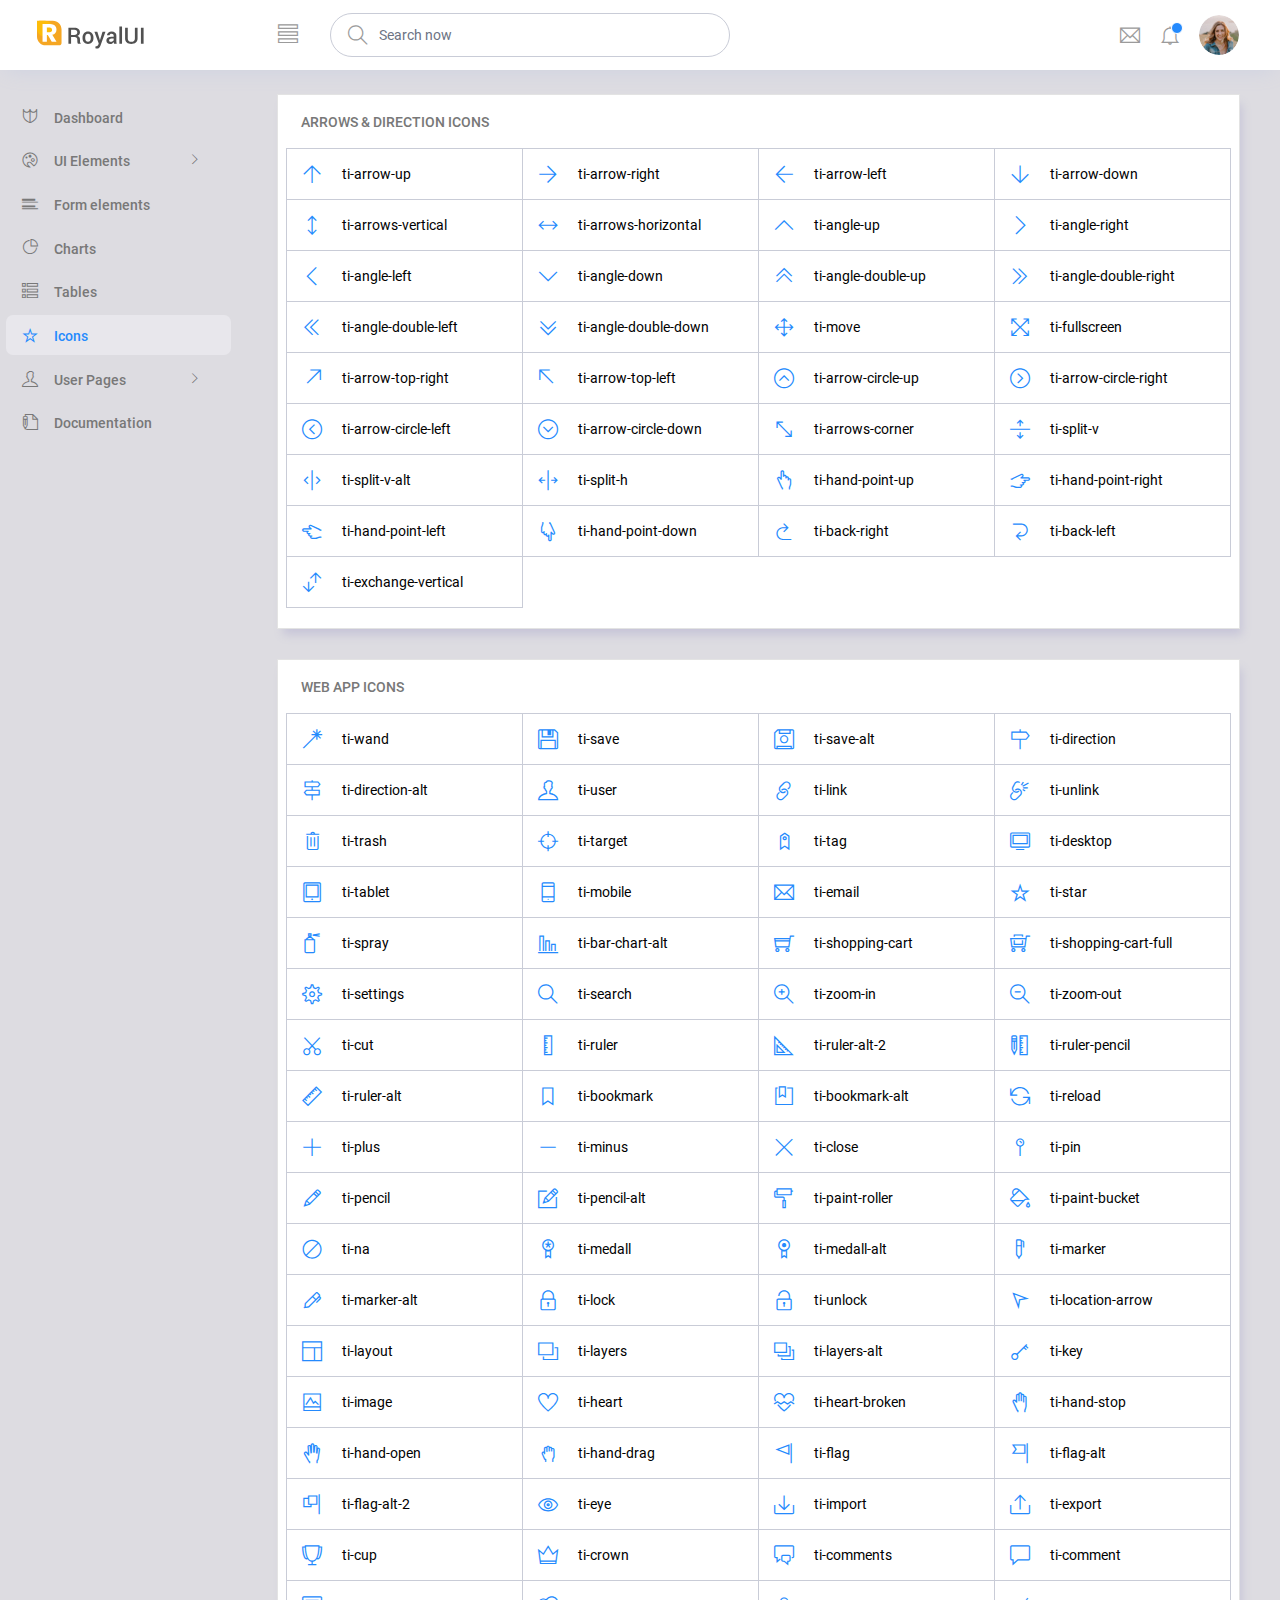
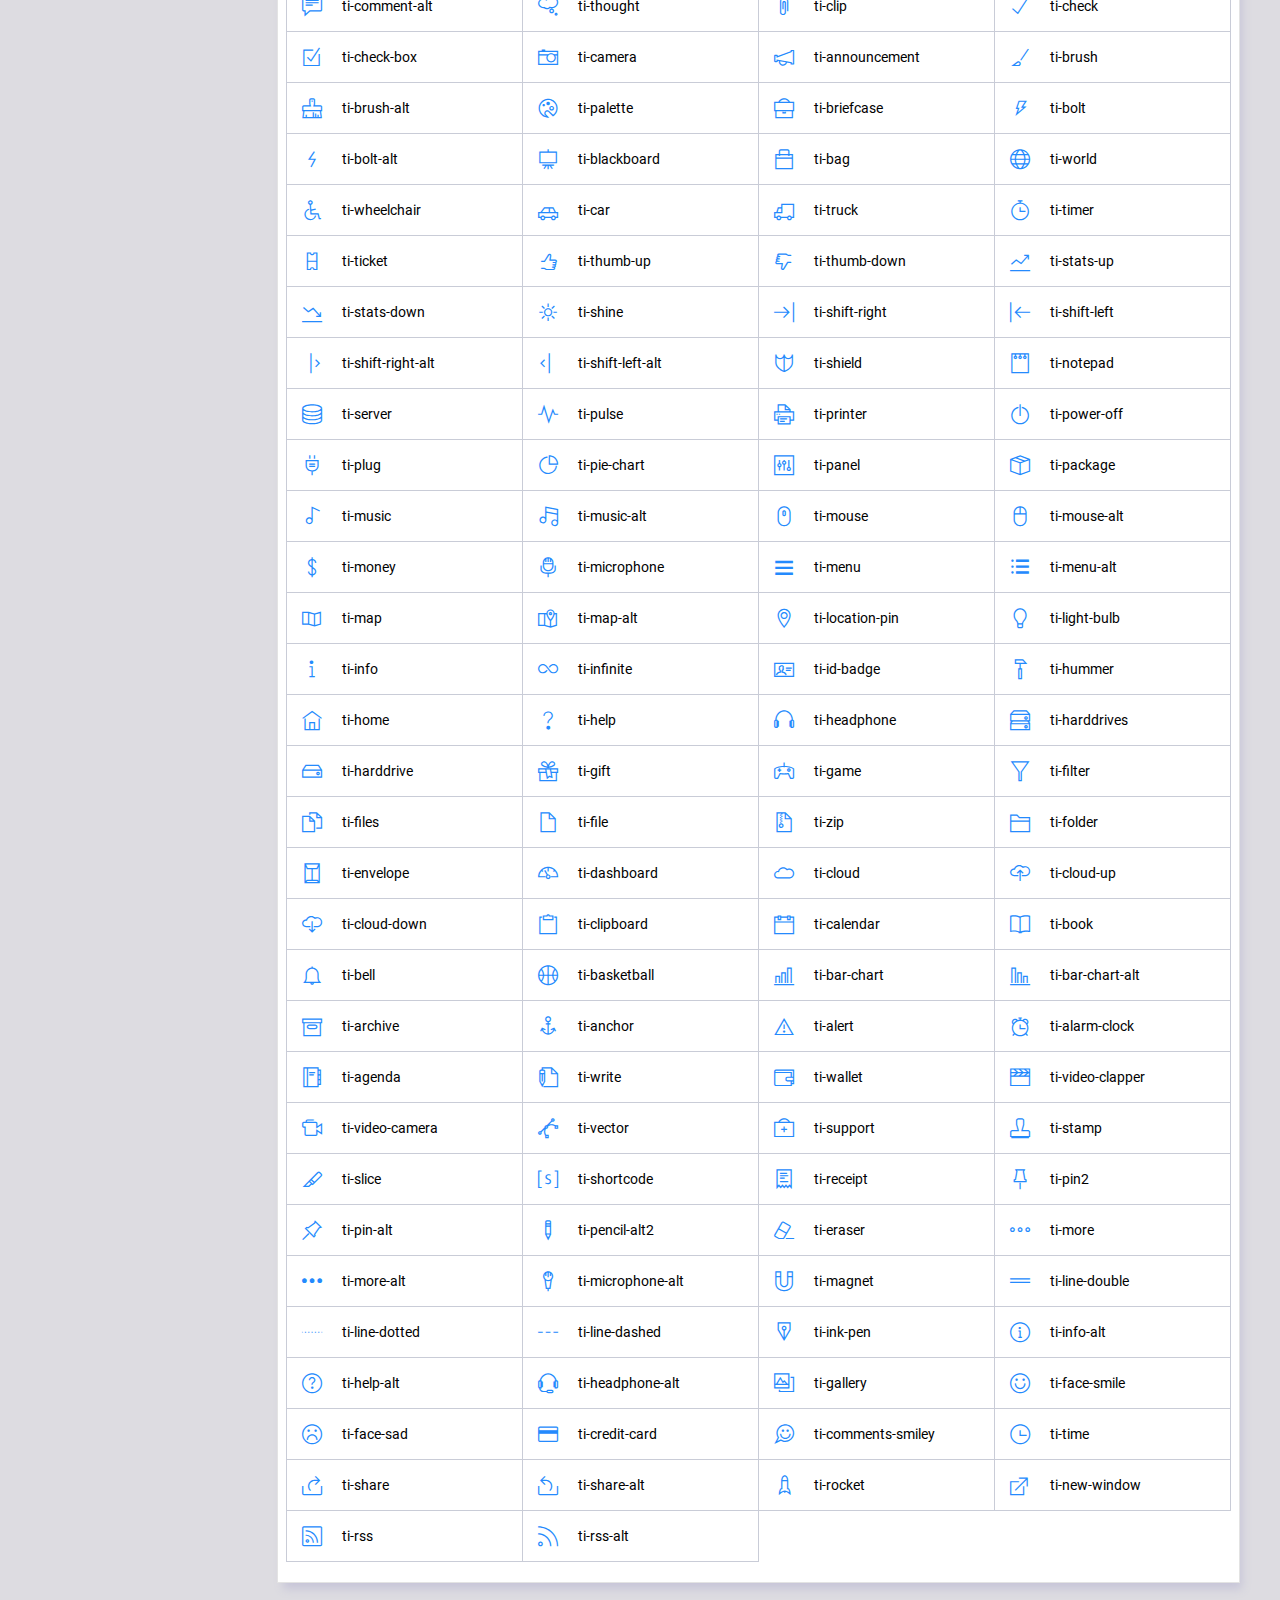
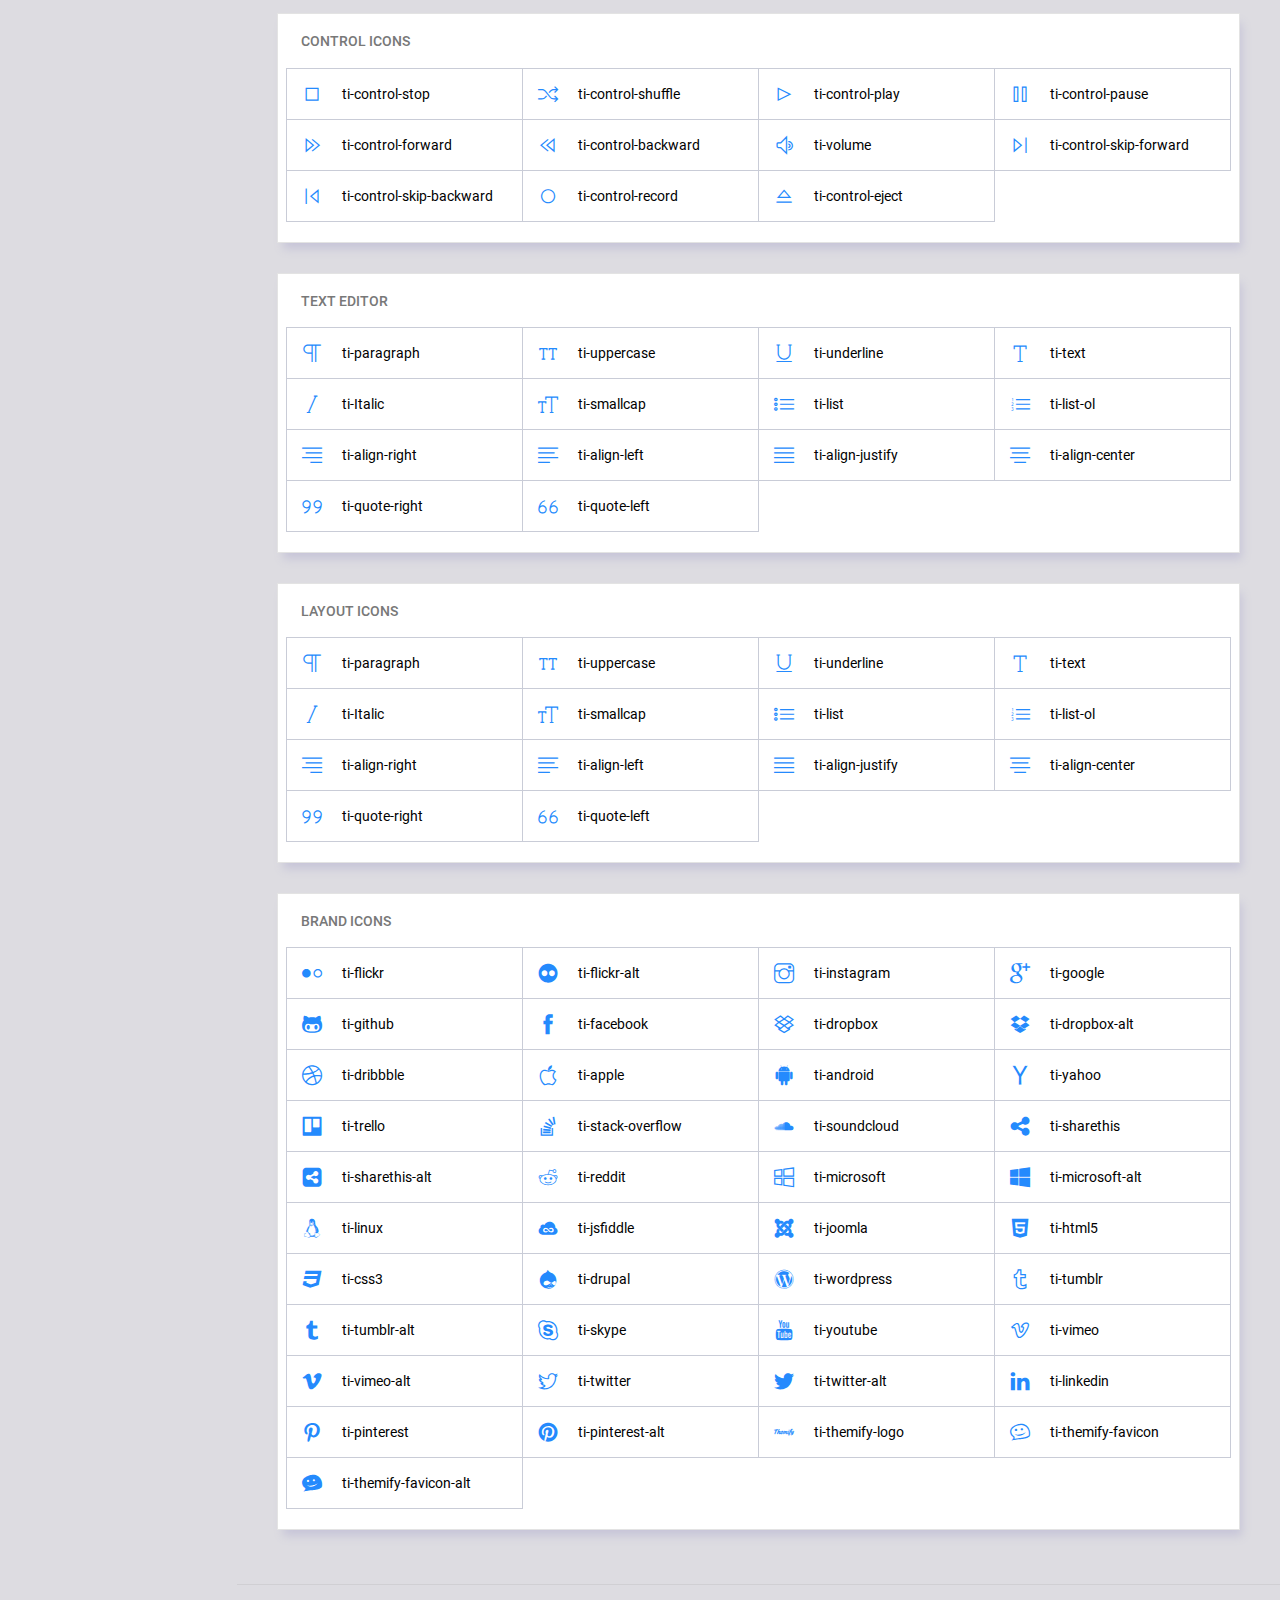
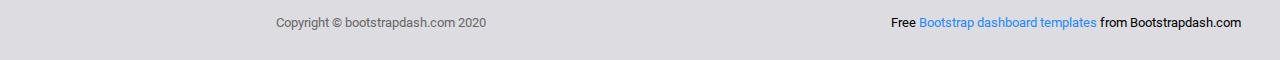
<file: static/admin/pages/icons/themify.html>
<!DOCTYPE html>
<html lang="en">

<head>
  <!-- Required meta tags -->
  <meta charset="utf-8">
  <meta name="viewport" content="width=device-width, initial-scale=1, shrink-to-fit=no">
  <title>RoyalUI Admin</title>
  <!-- plugins:css -->
  <link rel="stylesheet" href="../../vendors/ti-icons/css/themify-icons.css">
  <link rel="stylesheet" href="../../vendors/base/vendor.bundle.base.css">
  <!-- endinject -->
  <!-- plugin css for this page -->
  <!-- End plugin css for this page -->
  <!-- inject:css -->
  <link rel="stylesheet" href="../../css/style.css">
  <!-- endinject -->
  <link rel="shortcut icon" href="../../images/favicon.png" />
</head>

<body>
  <div class="container-scroller">
    <!-- partial:../../partials/_navbar.html -->
    <nav class="navbar col-lg-12 col-12 p-0 fixed-top d-flex flex-row">
      <div class="text-center navbar-brand-wrapper d-flex align-items-center justify-content-center">
        <a class="navbar-brand brand-logo mr-5" href="../../index.html"><img src="../../images/logo.svg" class="mr-2" alt="logo"/></a>
        <a class="navbar-brand brand-logo-mini" href="../../index.html"><img src="../../images/logo-mini.svg" alt="logo"/></a>
      </div>
      <div class="navbar-menu-wrapper d-flex align-items-center justify-content-end">
        <button class="navbar-toggler navbar-toggler align-self-center" type="button" data-toggle="minimize">
          <span class="ti-view-list"></span>
        </button>
        <ul class="navbar-nav mr-lg-2">
          <li class="nav-item nav-search d-none d-lg-block">
            <div class="input-group">
              <div class="input-group-prepend hover-cursor" id="navbar-search-icon">
                <span class="input-group-text" id="search">
                  <i class="ti-search"></i>
                </span>
              </div>
              <input type="text" class="form-control" id="navbar-search-input" placeholder="Search now" aria-label="search" aria-describedby="search">
            </div>
          </li>
        </ul>
        <ul class="navbar-nav navbar-nav-right">
          <li class="nav-item dropdown mr-1">
            <a class="nav-link count-indicator dropdown-toggle d-flex justify-content-center align-items-center" id="messageDropdown" href="#" data-toggle="dropdown">
              <i class="ti-email mx-0"></i>
            </a>
            <div class="dropdown-menu dropdown-menu-right navbar-dropdown" aria-labelledby="messageDropdown">
              <p class="mb-0 font-weight-normal float-left dropdown-header">Messages</p>
              <a class="dropdown-item">
                <div class="item-thumbnail">
                    <img src="../../images/faces/face4.jpg" alt="image" class="profile-pic">
                </div>
                <div class="item-content flex-grow">
                  <h6 class="ellipsis font-weight-normal">David Grey
                  </h6>
                  <p class="font-weight-light small-text text-muted mb-0">
                    The meeting is cancelled
                  </p>
                </div>
              </a>
              <a class="dropdown-item">
                <div class="item-thumbnail">
                    <img src="../../images/faces/face2.jpg" alt="image" class="profile-pic">
                </div>
                <div class="item-content flex-grow">
                  <h6 class="ellipsis font-weight-normal">Tim Cook
                  </h6>
                  <p class="font-weight-light small-text text-muted mb-0">
                    New product launch
                  </p>
                </div>
              </a>
              <a class="dropdown-item">
                <div class="item-thumbnail">
                    <img src="../../images/faces/face3.jpg" alt="image" class="profile-pic">
                </div>
                <div class="item-content flex-grow">
                  <h6 class="ellipsis font-weight-normal"> Johnson
                  </h6>
                  <p class="font-weight-light small-text text-muted mb-0">
                    Upcoming board meeting
                  </p>
                </div>
              </a>
            </div>
          </li>
          <li class="nav-item dropdown">
            <a class="nav-link count-indicator dropdown-toggle" id="notificationDropdown" href="#" data-toggle="dropdown">
              <i class="ti-bell mx-0"></i>
              <span class="count"></span>
            </a>
            <div class="dropdown-menu dropdown-menu-right navbar-dropdown" aria-labelledby="notificationDropdown">
              <p class="mb-0 font-weight-normal float-left dropdown-header">Notifications</p>
              <a class="dropdown-item">
                <div class="item-thumbnail">
                  <div class="item-icon bg-success">
                    <i class="ti-info-alt mx-0"></i>
                  </div>
                </div>
                <div class="item-content">
                  <h6 class="font-weight-normal">Application Error</h6>
                  <p class="font-weight-light small-text mb-0 text-muted">
                    Just now
                  </p>
                </div>
              </a>
              <a class="dropdown-item">
                <div class="item-thumbnail">
                  <div class="item-icon bg-warning">
                    <i class="ti-settings mx-0"></i>
                  </div>
                </div>
                <div class="item-content">
                  <h6 class="font-weight-normal">Settings</h6>
                  <p class="font-weight-light small-text mb-0 text-muted">
                    Private message
                  </p>
                </div>
              </a>
              <a class="dropdown-item">
                <div class="item-thumbnail">
                  <div class="item-icon bg-info">
                    <i class="ti-user mx-0"></i>
                  </div>
                </div>
                <div class="item-content">
                  <h6 class="font-weight-normal">New user registration</h6>
                  <p class="font-weight-light small-text mb-0 text-muted">
                    2 days ago
                  </p>
                </div>
              </a>
            </div>
          </li>
          <li class="nav-item nav-profile dropdown">
            <a class="nav-link dropdown-toggle" href="#" data-toggle="dropdown" id="profileDropdown">
              <img src="../../images/faces/face28.jpg" alt="profile"/>
            </a>
            <div class="dropdown-menu dropdown-menu-right navbar-dropdown" aria-labelledby="profileDropdown">
              <a class="dropdown-item">
                <i class="ti-settings text-primary"></i>
                Settings
              </a>
              <a class="dropdown-item">
                <i class="ti-power-off text-primary"></i>
                Logout
              </a>
            </div>
          </li>
        </ul>
        <button class="navbar-toggler navbar-toggler-right d-lg-none align-self-center" type="button" data-toggle="offcanvas">
          <span class="ti-view-list"></span>
        </button>
      </div>
    </nav>
    <!-- partial -->
    <div class="container-fluid page-body-wrapper">
      <!-- partial:../../partials/_sidebar.html -->
      <nav class="sidebar sidebar-offcanvas" id="sidebar">
        <ul class="nav">
          <li class="nav-item">
            <a class="nav-link" href="../../index.html">
              <i class="ti-shield menu-icon"></i>
              <span class="menu-title">Dashboard</span>
            </a>
          </li>
          <li class="nav-item">
            <a class="nav-link" data-toggle="collapse" href="#ui-basic" aria-expanded="false" aria-controls="ui-basic">
              <i class="ti-palette menu-icon"></i>
              <span class="menu-title">UI Elements</span>
              <i class="menu-arrow"></i>
            </a>
            <div class="collapse" id="ui-basic">
              <ul class="nav flex-column sub-menu">
                <li class="nav-item"> <a class="nav-link" href="../../pages/ui-features/buttons.html">Buttons</a></li>
                <li class="nav-item"> <a class="nav-link" href="../../pages/ui-features/typography.html">Typography</a></li>
              </ul>
            </div>
          </li>
          <li class="nav-item">
            <a class="nav-link" href="../../pages/forms/basic_elements.html">
              <i class="ti-layout-list-post menu-icon"></i>
              <span class="menu-title">Form elements</span>
            </a>
          </li>
          <li class="nav-item">
            <a class="nav-link" href="../../pages/charts/chartjs.html">
              <i class="ti-pie-chart menu-icon"></i>
              <span class="menu-title">Charts</span>
            </a>
          </li>
          <li class="nav-item">
            <a class="nav-link" href="../../pages/tables/basic-table.html">
              <i class="ti-view-list-alt menu-icon"></i>
              <span class="menu-title">Tables</span>
            </a>
          </li>
          <li class="nav-item">
            <a class="nav-link" href="../../pages/icons/themify.html">
              <i class="ti-star menu-icon"></i>
              <span class="menu-title">Icons</span>
            </a>
          </li>
          <li class="nav-item">
            <a class="nav-link" data-toggle="collapse" href="#auth" aria-expanded="false" aria-controls="auth">
              <i class="ti-user menu-icon"></i>
              <span class="menu-title">User Pages</span>
              <i class="menu-arrow"></i>
            </a>
            <div class="collapse" id="auth">
              <ul class="nav flex-column sub-menu">
                <li class="nav-item"> <a class="nav-link" href="../../pages/samples/login.html"> Login </a></li>
                <li class="nav-item"> <a class="nav-link" href="../../pages/samples/login-2.html"> Login 2 </a></li>
                <li class="nav-item"> <a class="nav-link" href="../../pages/samples/register.html"> Register </a></li>
                <li class="nav-item"> <a class="nav-link" href="../../pages/samples/register-2.html"> Register 2 </a></li>
                <li class="nav-item"> <a class="nav-link" href="../../pages/samples/lock-screen.html"> Lockscreen </a></li>
              </ul>
            </div>
          </li>
          <li class="nav-item">
            <a class="nav-link" href="../../documentation/documentation.html">
              <i class="ti-write menu-icon"></i>
              <span class="menu-title">Documentation</span>
            </a>
          </li>
        </ul>
      </nav>
      <!-- partial -->
      <div class="main-panel">          
        <div class="content-wrapper">
          <div class="row">
            <div class="col-lg-12 grid-margin">
              <div class="card">
                <div class="card-body">
                  <h4 class="card-title">Arrows & direction icons</h4>
                  <div class="icons-list row">
                    <div class="col-sm-6 col-md-4 col-lg-3"> <i class="ti-arrow-up"></i> ti-arrow-up </div>
                    <div class="col-sm-6 col-md-4 col-lg-3"> <i class="ti-arrow-right"></i> ti-arrow-right </div>
                    <div class="col-sm-6 col-md-4 col-lg-3"> <i class="ti-arrow-left"></i> ti-arrow-left </div>
                    <div class="col-sm-6 col-md-4 col-lg-3"> <i class="ti-arrow-down"></i> ti-arrow-down </div>
                    <div class="col-sm-6 col-md-4 col-lg-3"> <i class="ti-arrows-vertical"></i> ti-arrows-vertical </div>
                    <div class="col-sm-6 col-md-4 col-lg-3"> <i class="ti-arrows-horizontal"></i> ti-arrows-horizontal </div>
                    <div class="col-sm-6 col-md-4 col-lg-3"> <i class="ti-angle-up"></i> ti-angle-up </div>
                    <div class="col-sm-6 col-md-4 col-lg-3"> <i class="ti-angle-right"></i> ti-angle-right </div>
                    <div class="col-sm-6 col-md-4 col-lg-3"> <i class="ti-angle-left"></i> ti-angle-left </div>
                    <div class="col-sm-6 col-md-4 col-lg-3"> <i class="ti-angle-down"></i> ti-angle-down </div>
                    <div class="col-sm-6 col-md-4 col-lg-3"> <i class="ti-angle-double-up"></i> ti-angle-double-up </div>
                    <div class="col-sm-6 col-md-4 col-lg-3"> <i class="ti-angle-double-right"></i> ti-angle-double-right </div>
                    <div class="col-sm-6 col-md-4 col-lg-3"> <i class="ti-angle-double-left"></i> ti-angle-double-left </div>
                    <div class="col-sm-6 col-md-4 col-lg-3"> <i class="ti-angle-double-down"></i> ti-angle-double-down </div>
                    <div class="col-sm-6 col-md-4 col-lg-3"> <i class="ti-move"></i> ti-move </div>
                    <div class="col-sm-6 col-md-4 col-lg-3"> <i class="ti-fullscreen"></i> ti-fullscreen </div>
                    <div class="col-sm-6 col-md-4 col-lg-3"> <i class="ti-arrow-top-right"></i> ti-arrow-top-right </div>
                    <div class="col-sm-6 col-md-4 col-lg-3"> <i class="ti-arrow-top-left"></i> ti-arrow-top-left </div>
                    <div class="col-sm-6 col-md-4 col-lg-3"> <i class="ti-arrow-circle-up"></i> ti-arrow-circle-up </div>
                    <div class="col-sm-6 col-md-4 col-lg-3"> <i class="ti-arrow-circle-right"></i> ti-arrow-circle-right </div>
                    <div class="col-sm-6 col-md-4 col-lg-3"> <i class="ti-arrow-circle-left"></i> ti-arrow-circle-left </div>
                    <div class="col-sm-6 col-md-4 col-lg-3"> <i class="ti-arrow-circle-down"></i> ti-arrow-circle-down </div>
                    <div class="col-sm-6 col-md-4 col-lg-3"> <i class="ti-arrows-corner"></i> ti-arrows-corner </div>
                    <div class="col-sm-6 col-md-4 col-lg-3"> <i class="ti-split-v"></i> ti-split-v </div>
                    <div class="col-sm-6 col-md-4 col-lg-3"> <i class="ti-split-v-alt"></i> ti-split-v-alt </div>
                    <div class="col-sm-6 col-md-4 col-lg-3"> <i class="ti-split-h"></i> ti-split-h </div>
                    <div class="col-sm-6 col-md-4 col-lg-3"> <i class="ti-hand-point-up"></i> ti-hand-point-up </div>
                    <div class="col-sm-6 col-md-4 col-lg-3"> <i class="ti-hand-point-right"></i> ti-hand-point-right </div>
                    <div class="col-sm-6 col-md-4 col-lg-3"> <i class="ti-hand-point-left"></i> ti-hand-point-left </div>
                    <div class="col-sm-6 col-md-4 col-lg-3"> <i class="ti-hand-point-down"></i> ti-hand-point-down </div>
                    <div class="col-sm-6 col-md-4 col-lg-3"> <i class="ti-back-right"></i> ti-back-right </div>
                    <div class="col-sm-6 col-md-4 col-lg-3"> <i class="ti-back-left"></i> ti-back-left </div>
                    <div class="col-sm-6 col-md-4 col-lg-3"> <i class="ti-exchange-vertical"></i> ti-exchange-vertical </div>
                  </div>
                </div>
              </div>
            </div>
            <div class="col-lg-12 grid-margin">
              <div class="card">
                <div class="card-body">
                  <h4 class="card-title">Web app icons</h4>
                  <div class="icons-list row">
                    <div class="col-sm-6 col-md-4 col-lg-3"> <i class="ti-wand"></i> ti-wand </div>
                    <div class="col-sm-6 col-md-4 col-lg-3"> <i class="ti-save"></i> ti-save </div>
                    <div class="col-sm-6 col-md-4 col-lg-3"> <i class="ti-save-alt"></i> ti-save-alt </div>
                    <div class="col-sm-6 col-md-4 col-lg-3"> <i class="ti-direction"></i> ti-direction </div>
                    <div class="col-sm-6 col-md-4 col-lg-3"> <i class="ti-direction-alt"></i> ti-direction-alt </div>
                    <div class="col-sm-6 col-md-4 col-lg-3"> <i class="ti-user"></i> ti-user </div>
                    <div class="col-sm-6 col-md-4 col-lg-3"> <i class="ti-link"></i> ti-link </div>
                    <div class="col-sm-6 col-md-4 col-lg-3"> <i class="ti-unlink"></i> ti-unlink </div>
                    <div class="col-sm-6 col-md-4 col-lg-3"> <i class="ti-trash"></i> ti-trash </div>
                    <div class="col-sm-6 col-md-4 col-lg-3"> <i class="ti-target"></i> ti-target </div>
                    <div class="col-sm-6 col-md-4 col-lg-3"> <i class="ti-tag"></i> ti-tag </div>
                    <div class="col-sm-6 col-md-4 col-lg-3"> <i class="ti-desktop"></i> ti-desktop </div>
                    <div class="col-sm-6 col-md-4 col-lg-3"> <i class="ti-tablet"></i> ti-tablet </div>
                    <div class="col-sm-6 col-md-4 col-lg-3"> <i class="ti-mobile"></i> ti-mobile </div>
                    <div class="col-sm-6 col-md-4 col-lg-3"> <i class="ti-email"></i> ti-email </div>
                    <div class="col-sm-6 col-md-4 col-lg-3"> <i class="ti-star"></i> ti-star </div>
                    <div class="col-sm-6 col-md-4 col-lg-3"> <i class="ti-spray"></i> ti-spray </div>
                    <div class="col-sm-6 col-md-4 col-lg-3"> <i class="ti-bar-chart-alt"></i> ti-bar-chart-alt </div>
                    <div class="col-sm-6 col-md-4 col-lg-3"> <i class="ti-shopping-cart"></i> ti-shopping-cart </div>
                    <div class="col-sm-6 col-md-4 col-lg-3"> <i class="ti-shopping-cart-full"></i> ti-shopping-cart-full </div>
                    <div class="col-sm-6 col-md-4 col-lg-3"> <i class="ti-settings"></i> ti-settings </div>
                    <div class="col-sm-6 col-md-4 col-lg-3"> <i class="ti-search"></i> ti-search </div>
                    <div class="col-sm-6 col-md-4 col-lg-3"> <i class="ti-zoom-in"></i> ti-zoom-in </div>
                    <div class="col-sm-6 col-md-4 col-lg-3"> <i class="ti-zoom-out"></i> ti-zoom-out </div>
                    <div class="col-sm-6 col-md-4 col-lg-3"> <i class="ti-cut"></i> ti-cut </div>
                    <div class="col-sm-6 col-md-4 col-lg-3"> <i class="ti-ruler"></i> ti-ruler </div>
                    <div class="col-sm-6 col-md-4 col-lg-3"> <i class="ti-ruler-alt-2"></i> ti-ruler-alt-2 </div>
                    <div class="col-sm-6 col-md-4 col-lg-3"> <i class="ti-ruler-pencil"></i> ti-ruler-pencil </div>
                    <div class="col-sm-6 col-md-4 col-lg-3"> <i class="ti-ruler-alt"></i> ti-ruler-alt </div>
                    <div class="col-sm-6 col-md-4 col-lg-3"> <i class="ti-bookmark"></i> ti-bookmark </div>
                    <div class="col-sm-6 col-md-4 col-lg-3"> <i class="ti-bookmark-alt"></i> ti-bookmark-alt </div>
                    <div class="col-sm-6 col-md-4 col-lg-3"> <i class="ti-reload"></i> ti-reload </div>
                    <div class="col-sm-6 col-md-4 col-lg-3"> <i class="ti-plus"></i> ti-plus </div>
                    <div class="col-sm-6 col-md-4 col-lg-3"> <i class="ti-minus"></i> ti-minus </div>
                    <div class="col-sm-6 col-md-4 col-lg-3"> <i class="ti-close"></i> ti-close </div>
                    <div class="col-sm-6 col-md-4 col-lg-3"> <i class="ti-pin"></i> ti-pin </div>
                    <div class="col-sm-6 col-md-4 col-lg-3"> <i class="ti-pencil"></i> ti-pencil </div>
                    <div class="col-sm-6 col-md-4 col-lg-3"> <i class="ti-pencil-alt"></i> ti-pencil-alt </div>
                    <div class="col-sm-6 col-md-4 col-lg-3"> <i class="ti-paint-roller"></i> ti-paint-roller </div>
                    <div class="col-sm-6 col-md-4 col-lg-3"> <i class="ti-paint-bucket"></i> ti-paint-bucket </div>
                    <div class="col-sm-6 col-md-4 col-lg-3"> <i class="ti-na"></i> ti-na </div>
                    <div class="col-sm-6 col-md-4 col-lg-3"> <i class="ti-medall"></i> ti-medall </div>
                    <div class="col-sm-6 col-md-4 col-lg-3"> <i class="ti-medall-alt"></i> ti-medall-alt </div>
                    <div class="col-sm-6 col-md-4 col-lg-3"> <i class="ti-marker"></i> ti-marker </div>
                    <div class="col-sm-6 col-md-4 col-lg-3"> <i class="ti-marker-alt"></i> ti-marker-alt </div>
                    <div class="col-sm-6 col-md-4 col-lg-3"> <i class="ti-lock"></i> ti-lock </div>
                    <div class="col-sm-6 col-md-4 col-lg-3"> <i class="ti-unlock"></i> ti-unlock </div>
                    <div class="col-sm-6 col-md-4 col-lg-3"> <i class="ti-location-arrow"></i> ti-location-arrow </div>
                    <div class="col-sm-6 col-md-4 col-lg-3"> <i class="ti-layout"></i> ti-layout </div>
                    <div class="col-sm-6 col-md-4 col-lg-3"> <i class="ti-layers"></i> ti-layers </div>
                    <div class="col-sm-6 col-md-4 col-lg-3"> <i class="ti-layers-alt"></i> ti-layers-alt </div>
                    <div class="col-sm-6 col-md-4 col-lg-3"> <i class="ti-key"></i> ti-key </div>
                    <div class="col-sm-6 col-md-4 col-lg-3"> <i class="ti-image"></i> ti-image </div>
                    <div class="col-sm-6 col-md-4 col-lg-3"> <i class="ti-heart"></i> ti-heart </div>
                    <div class="col-sm-6 col-md-4 col-lg-3"> <i class="ti-heart-broken"></i> ti-heart-broken </div>
                    <div class="col-sm-6 col-md-4 col-lg-3"> <i class="ti-hand-stop"></i> ti-hand-stop </div>
                    <div class="col-sm-6 col-md-4 col-lg-3"> <i class="ti-hand-open"></i> ti-hand-open </div>
                    <div class="col-sm-6 col-md-4 col-lg-3"> <i class="ti-hand-drag"></i> ti-hand-drag </div>
                    <div class="col-sm-6 col-md-4 col-lg-3"> <i class="ti-flag"></i> ti-flag </div>
                    <div class="col-sm-6 col-md-4 col-lg-3"> <i class="ti-flag-alt"></i> ti-flag-alt </div>
                    <div class="col-sm-6 col-md-4 col-lg-3"> <i class="ti-flag-alt-2"></i> ti-flag-alt-2 </div>
                    <div class="col-sm-6 col-md-4 col-lg-3"> <i class="ti-eye"></i> ti-eye </div>
                    <div class="col-sm-6 col-md-4 col-lg-3"> <i class="ti-import"></i> ti-import </div>
                    <div class="col-sm-6 col-md-4 col-lg-3"> <i class="ti-export"></i> ti-export </div>
                    <div class="col-sm-6 col-md-4 col-lg-3"> <i class="ti-cup"></i> ti-cup </div>
                    <div class="col-sm-6 col-md-4 col-lg-3"> <i class="ti-crown"></i> ti-crown </div>
                    <div class="col-sm-6 col-md-4 col-lg-3"> <i class="ti-comments"></i> ti-comments </div>
                    <div class="col-sm-6 col-md-4 col-lg-3"> <i class="ti-comment"></i> ti-comment </div>
                    <div class="col-sm-6 col-md-4 col-lg-3"> <i class="ti-comment-alt"></i> ti-comment-alt </div>
                    <div class="col-sm-6 col-md-4 col-lg-3"> <i class="ti-thought"></i> ti-thought </div>
                    <div class="col-sm-6 col-md-4 col-lg-3"> <i class="ti-clip"></i> ti-clip </div>
                    <div class="col-sm-6 col-md-4 col-lg-3"> <i class="ti-check"></i> ti-check </div>
                    <div class="col-sm-6 col-md-4 col-lg-3"> <i class="ti-check-box"></i> ti-check-box </div>
                    <div class="col-sm-6 col-md-4 col-lg-3"> <i class="ti-camera"></i> ti-camera </div>
                    <div class="col-sm-6 col-md-4 col-lg-3"> <i class="ti-announcement"></i> ti-announcement </div>
                    <div class="col-sm-6 col-md-4 col-lg-3"> <i class="ti-brush"></i> ti-brush </div>
                    <div class="col-sm-6 col-md-4 col-lg-3"> <i class="ti-brush-alt"></i> ti-brush-alt </div>
                    <div class="col-sm-6 col-md-4 col-lg-3"> <i class="ti-palette"></i> ti-palette </div>
                    <div class="col-sm-6 col-md-4 col-lg-3"> <i class="ti-briefcase"></i> ti-briefcase </div>
                    <div class="col-sm-6 col-md-4 col-lg-3"> <i class="ti-bolt"></i> ti-bolt </div>
                    <div class="col-sm-6 col-md-4 col-lg-3"> <i class="ti-bolt-alt"></i> ti-bolt-alt </div>
                    <div class="col-sm-6 col-md-4 col-lg-3"> <i class="ti-blackboard"></i> ti-blackboard </div>
                    <div class="col-sm-6 col-md-4 col-lg-3"> <i class="ti-bag"></i> ti-bag </div>
                    <div class="col-sm-6 col-md-4 col-lg-3"> <i class="ti-world"></i> ti-world </div>
                    <div class="col-sm-6 col-md-4 col-lg-3"> <i class="ti-wheelchair"></i> ti-wheelchair </div>
                    <div class="col-sm-6 col-md-4 col-lg-3"> <i class="ti-car"></i> ti-car </div>
                    <div class="col-sm-6 col-md-4 col-lg-3"> <i class="ti-truck"></i> ti-truck </div>
                    <div class="col-sm-6 col-md-4 col-lg-3"> <i class="ti-timer"></i> ti-timer </div>
                    <div class="col-sm-6 col-md-4 col-lg-3"> <i class="ti-ticket"></i> ti-ticket </div>
                    <div class="col-sm-6 col-md-4 col-lg-3"> <i class="ti-thumb-up"></i> ti-thumb-up </div>
                    <div class="col-sm-6 col-md-4 col-lg-3"> <i class="ti-thumb-down"></i> ti-thumb-down </div>
                    <div class="col-sm-6 col-md-4 col-lg-3"> <i class="ti-stats-up"></i> ti-stats-up </div>
                    <div class="col-sm-6 col-md-4 col-lg-3"> <i class="ti-stats-down"></i> ti-stats-down </div>
                    <div class="col-sm-6 col-md-4 col-lg-3"> <i class="ti-shine"></i> ti-shine </div>
                    <div class="col-sm-6 col-md-4 col-lg-3"> <i class="ti-shift-right"></i> ti-shift-right </div>
                    <div class="col-sm-6 col-md-4 col-lg-3"> <i class="ti-shift-left"></i> ti-shift-left </div>
                    <div class="col-sm-6 col-md-4 col-lg-3"> <i class="ti-shift-right-alt"></i> ti-shift-right-alt </div>
                    <div class="col-sm-6 col-md-4 col-lg-3"> <i class="ti-shift-left-alt"></i> ti-shift-left-alt </div>
                    <div class="col-sm-6 col-md-4 col-lg-3"> <i class="ti-shield"></i> ti-shield </div>
                    <div class="col-sm-6 col-md-4 col-lg-3"> <i class="ti-notepad"></i> ti-notepad </div>
                    <div class="col-sm-6 col-md-4 col-lg-3"> <i class="ti-server"></i> ti-server </div>
                    <div class="col-sm-6 col-md-4 col-lg-3"> <i class="ti-pulse"></i> ti-pulse </div>
                    <div class="col-sm-6 col-md-4 col-lg-3"> <i class="ti-printer"></i> ti-printer </div>
                    <div class="col-sm-6 col-md-4 col-lg-3"> <i class="ti-power-off"></i> ti-power-off </div>
                    <div class="col-sm-6 col-md-4 col-lg-3"> <i class="ti-plug"></i> ti-plug </div>
                    <div class="col-sm-6 col-md-4 col-lg-3"> <i class="ti-pie-chart"></i> ti-pie-chart </div>
                    <div class="col-sm-6 col-md-4 col-lg-3"> <i class="ti-panel"></i> ti-panel </div>
                    <div class="col-sm-6 col-md-4 col-lg-3"> <i class="ti-package"></i> ti-package </div>
                    <div class="col-sm-6 col-md-4 col-lg-3"> <i class="ti-music"></i> ti-music </div>
                    <div class="col-sm-6 col-md-4 col-lg-3"> <i class="ti-music-alt"></i> ti-music-alt </div>
                    <div class="col-sm-6 col-md-4 col-lg-3"> <i class="ti-mouse"></i> ti-mouse </div>
                    <div class="col-sm-6 col-md-4 col-lg-3"> <i class="ti-mouse-alt"></i> ti-mouse-alt </div>
                    <div class="col-sm-6 col-md-4 col-lg-3"> <i class="ti-money"></i> ti-money </div>
                    <div class="col-sm-6 col-md-4 col-lg-3"> <i class="ti-microphone"></i> ti-microphone </div>
                    <div class="col-sm-6 col-md-4 col-lg-3"> <i class="ti-menu"></i> ti-menu </div>
                    <div class="col-sm-6 col-md-4 col-lg-3"> <i class="ti-menu-alt"></i> ti-menu-alt </div>
                    <div class="col-sm-6 col-md-4 col-lg-3"> <i class="ti-map"></i> ti-map </div>
                    <div class="col-sm-6 col-md-4 col-lg-3"> <i class="ti-map-alt"></i> ti-map-alt </div>
                    <div class="col-sm-6 col-md-4 col-lg-3"> <i class="ti-location-pin"></i> ti-location-pin </div>
                    <div class="col-sm-6 col-md-4 col-lg-3"> <i class="ti-light-bulb"></i> ti-light-bulb </div>
                    <div class="col-sm-6 col-md-4 col-lg-3"> <i class="ti-info"></i> ti-info </div>
                    <div class="col-sm-6 col-md-4 col-lg-3"> <i class="ti-infinite"></i> ti-infinite </div>
                    <div class="col-sm-6 col-md-4 col-lg-3"> <i class="ti-id-badge"></i> ti-id-badge </div>
                    <div class="col-sm-6 col-md-4 col-lg-3"> <i class="ti-hummer"></i> ti-hummer </div>
                    <div class="col-sm-6 col-md-4 col-lg-3"> <i class="ti-home"></i> ti-home </div>
                    <div class="col-sm-6 col-md-4 col-lg-3"> <i class="ti-help"></i> ti-help </div>
                    <div class="col-sm-6 col-md-4 col-lg-3"> <i class="ti-headphone"></i> ti-headphone </div>
                    <div class="col-sm-6 col-md-4 col-lg-3"> <i class="ti-harddrives"></i> ti-harddrives </div>
                    <div class="col-sm-6 col-md-4 col-lg-3"> <i class="ti-harddrive"></i> ti-harddrive </div>
                    <div class="col-sm-6 col-md-4 col-lg-3"> <i class="ti-gift"></i> ti-gift </div>
                    <div class="col-sm-6 col-md-4 col-lg-3"> <i class="ti-game"></i> ti-game </div>
                    <div class="col-sm-6 col-md-4 col-lg-3"> <i class="ti-filter"></i> ti-filter </div>
                    <div class="col-sm-6 col-md-4 col-lg-3"> <i class="ti-files"></i> ti-files </div>
                    <div class="col-sm-6 col-md-4 col-lg-3"> <i class="ti-file"></i> ti-file </div>
                    <div class="col-sm-6 col-md-4 col-lg-3"> <i class="ti-zip"></i> ti-zip </div>
                    <div class="col-sm-6 col-md-4 col-lg-3"> <i class="ti-folder"></i> ti-folder </div>
                    <div class="col-sm-6 col-md-4 col-lg-3"> <i class="ti-envelope"></i> ti-envelope </div>
                    <div class="col-sm-6 col-md-4 col-lg-3"> <i class="ti-dashboard"></i> ti-dashboard </div>
                    <div class="col-sm-6 col-md-4 col-lg-3"> <i class="ti-cloud"></i> ti-cloud </div>
                    <div class="col-sm-6 col-md-4 col-lg-3"> <i class="ti-cloud-up"></i> ti-cloud-up </div>
                    <div class="col-sm-6 col-md-4 col-lg-3"> <i class="ti-cloud-down"></i> ti-cloud-down </div>
                    <div class="col-sm-6 col-md-4 col-lg-3"> <i class="ti-clipboard"></i> ti-clipboard </div>
                    <div class="col-sm-6 col-md-4 col-lg-3"> <i class="ti-calendar"></i> ti-calendar </div>
                    <div class="col-sm-6 col-md-4 col-lg-3"> <i class="ti-book"></i> ti-book </div>
                    <div class="col-sm-6 col-md-4 col-lg-3"> <i class="ti-bell"></i> ti-bell </div>
                    <div class="col-sm-6 col-md-4 col-lg-3"> <i class="ti-basketball"></i> ti-basketball </div>
                    <div class="col-sm-6 col-md-4 col-lg-3"> <i class="ti-bar-chart"></i> ti-bar-chart </div>
                    <div class="col-sm-6 col-md-4 col-lg-3"> <i class="ti-bar-chart-alt"></i> ti-bar-chart-alt </div>
                    <div class="col-sm-6 col-md-4 col-lg-3"> <i class="ti-archive"></i> ti-archive </div>
                    <div class="col-sm-6 col-md-4 col-lg-3"> <i class="ti-anchor"></i> ti-anchor </div>
                    <div class="col-sm-6 col-md-4 col-lg-3"> <i class="ti-alert"></i> ti-alert </div>
                    <div class="col-sm-6 col-md-4 col-lg-3"> <i class="ti-alarm-clock"></i> ti-alarm-clock </div>
                    <div class="col-sm-6 col-md-4 col-lg-3"> <i class="ti-agenda"></i> ti-agenda </div>
                    <div class="col-sm-6 col-md-4 col-lg-3"> <i class="ti-write"></i> ti-write </div>
                    <div class="col-sm-6 col-md-4 col-lg-3"> <i class="ti-wallet"></i> ti-wallet </div>
                    <div class="col-sm-6 col-md-4 col-lg-3"> <i class="ti-video-clapper"></i> ti-video-clapper </div>
                    <div class="col-sm-6 col-md-4 col-lg-3"> <i class="ti-video-camera"></i> ti-video-camera </div>
                    <div class="col-sm-6 col-md-4 col-lg-3"> <i class="ti-vector"></i> ti-vector </div>
                    <div class="col-sm-6 col-md-4 col-lg-3"> <i class="ti-support"></i> ti-support </div>
                    <div class="col-sm-6 col-md-4 col-lg-3"> <i class="ti-stamp"></i> ti-stamp </div>
                    <div class="col-sm-6 col-md-4 col-lg-3"> <i class="ti-slice"></i> ti-slice </div>
                    <div class="col-sm-6 col-md-4 col-lg-3"> <i class="ti-shortcode"></i> ti-shortcode </div>
                    <div class="col-sm-6 col-md-4 col-lg-3"> <i class="ti-receipt"></i> ti-receipt </div>
                    <div class="col-sm-6 col-md-4 col-lg-3"> <i class="ti-pin2"></i> ti-pin2 </div>
                    <div class="col-sm-6 col-md-4 col-lg-3"> <i class="ti-pin-alt"></i> ti-pin-alt </div>
                    <div class="col-sm-6 col-md-4 col-lg-3"> <i class="ti-pencil-alt2"></i> ti-pencil-alt2 </div>
                    <div class="col-sm-6 col-md-4 col-lg-3"> <i class="ti-eraser"></i> ti-eraser </div>
                    <div class="col-sm-6 col-md-4 col-lg-3"> <i class="ti-more"></i> ti-more </div>
                    <div class="col-sm-6 col-md-4 col-lg-3"> <i class="ti-more-alt"></i> ti-more-alt </div>
                    <div class="col-sm-6 col-md-4 col-lg-3"> <i class="ti-microphone-alt"></i> ti-microphone-alt </div>
                    <div class="col-sm-6 col-md-4 col-lg-3"> <i class="ti-magnet"></i> ti-magnet </div>
                    <div class="col-sm-6 col-md-4 col-lg-3"> <i class="ti-line-double"></i> ti-line-double </div>
                    <div class="col-sm-6 col-md-4 col-lg-3"> <i class="ti-line-dotted"></i> ti-line-dotted </div>
                    <div class="col-sm-6 col-md-4 col-lg-3"> <i class="ti-line-dashed"></i> ti-line-dashed </div>
                    <div class="col-sm-6 col-md-4 col-lg-3"> <i class="ti-ink-pen"></i> ti-ink-pen </div>
                    <div class="col-sm-6 col-md-4 col-lg-3"> <i class="ti-info-alt"></i> ti-info-alt </div>
                    <div class="col-sm-6 col-md-4 col-lg-3"> <i class="ti-help-alt"></i> ti-help-alt </div>
                    <div class="col-sm-6 col-md-4 col-lg-3"> <i class="ti-headphone-alt"></i> ti-headphone-alt </div>
                    <div class="col-sm-6 col-md-4 col-lg-3"> <i class="ti-gallery"></i> ti-gallery </div>
                    <div class="col-sm-6 col-md-4 col-lg-3"> <i class="ti-face-smile"></i> ti-face-smile </div>
                    <div class="col-sm-6 col-md-4 col-lg-3"> <i class="ti-face-sad"></i> ti-face-sad </div>
                    <div class="col-sm-6 col-md-4 col-lg-3"> <i class="ti-credit-card"></i> ti-credit-card </div>
                    <div class="col-sm-6 col-md-4 col-lg-3"> <i class="ti-comments-smiley"></i> ti-comments-smiley </div>
                    <div class="col-sm-6 col-md-4 col-lg-3"> <i class="ti-time"></i> ti-time </div>
                    <div class="col-sm-6 col-md-4 col-lg-3"> <i class="ti-share"></i> ti-share </div>
                    <div class="col-sm-6 col-md-4 col-lg-3"> <i class="ti-share-alt"></i> ti-share-alt </div>
                    <div class="col-sm-6 col-md-4 col-lg-3"> <i class="ti-rocket"></i> ti-rocket </div>
                    <div class="col-sm-6 col-md-4 col-lg-3"> <i class="ti-new-window"></i> ti-new-window </div>
                    <div class="col-sm-6 col-md-4 col-lg-3"> <i class="ti-rss"></i> ti-rss </div>
                    <div class="col-sm-6 col-md-4 col-lg-3"> <i class="ti-rss-alt"></i> ti-rss-alt </div>
                  </div>
                </div>
              </div>
            </div>
            <div class="col-lg-12 grid-margin">
              <div class="card">
                <div class="card-body">
                  <h4 class="card-title">Control icons</h4>
                  <div class="icons-list row">
                    <div class="col-sm-6 col-md-4 col-lg-3"> <i class="ti-control-stop"></i> ti-control-stop </div>
                    <div class="col-sm-6 col-md-4 col-lg-3"> <i class="ti-control-shuffle"></i> ti-control-shuffle </div>
                    <div class="col-sm-6 col-md-4 col-lg-3"> <i class="ti-control-play"></i> ti-control-play </div>
                    <div class="col-sm-6 col-md-4 col-lg-3"> <i class="ti-control-pause"></i> ti-control-pause </div>
                    <div class="col-sm-6 col-md-4 col-lg-3"> <i class="ti-control-forward"></i> ti-control-forward </div>
                    <div class="col-sm-6 col-md-4 col-lg-3"> <i class="ti-control-backward"></i> ti-control-backward </div>
                    <div class="col-sm-6 col-md-4 col-lg-3"> <i class="ti-volume"></i> ti-volume </div>
                    <div class="col-sm-6 col-md-4 col-lg-3"> <i class="ti-control-skip-forward"></i> ti-control-skip-forward </div>
                    <div class="col-sm-6 col-md-4 col-lg-3"> <i class="ti-control-skip-backward"></i> ti-control-skip-backward </div>
                    <div class="col-sm-6 col-md-4 col-lg-3"> <i class="ti-control-record"></i> ti-control-record </div>
                    <div class="col-sm-6 col-md-4 col-lg-3"> <i class="ti-control-eject"></i> ti-control-eject </div>
                  </div>
                </div>
              </div>
            </div>
            <div class="col-lg-12 grid-margin">
              <div class="card">
                <div class="card-body">
                  <h4 class="card-title">Text editor</h4>
                  <div class="icons-list row">
                    <div class="col-sm-6 col-md-4 col-lg-3"> <i class="ti-paragraph"></i> ti-paragraph </div>
                    <div class="col-sm-6 col-md-4 col-lg-3"> <i class="ti-uppercase"></i> ti-uppercase </div>
                    <div class="col-sm-6 col-md-4 col-lg-3"> <i class="ti-underline"></i> ti-underline </div>
                    <div class="col-sm-6 col-md-4 col-lg-3"> <i class="ti-text"></i> ti-text </div>
                    <div class="col-sm-6 col-md-4 col-lg-3"> <i class="ti-Italic"></i> ti-Italic </div>
                    <div class="col-sm-6 col-md-4 col-lg-3"> <i class="ti-smallcap"></i> ti-smallcap </div>
                    <div class="col-sm-6 col-md-4 col-lg-3"> <i class="ti-list"></i> ti-list </div>
                    <div class="col-sm-6 col-md-4 col-lg-3"> <i class="ti-list-ol"></i> ti-list-ol </div>
                    <div class="col-sm-6 col-md-4 col-lg-3"> <i class="ti-align-right"></i> ti-align-right </div>
                    <div class="col-sm-6 col-md-4 col-lg-3"> <i class="ti-align-left"></i> ti-align-left </div>
                    <div class="col-sm-6 col-md-4 col-lg-3"> <i class="ti-align-justify"></i> ti-align-justify </div>
                    <div class="col-sm-6 col-md-4 col-lg-3"> <i class="ti-align-center"></i> ti-align-center </div>
                    <div class="col-sm-6 col-md-4 col-lg-3"> <i class="ti-quote-right"></i> ti-quote-right </div>
                    <div class="col-sm-6 col-md-4 col-lg-3"> <i class="ti-quote-left"></i> ti-quote-left </div>
                  </div>
                </div>
              </div>
            </div>
            <div class="col-lg-12 grid-margin">
              <div class="card">
                <div class="card-body">
                  <h4 class="card-title">Layout icons</h4>
                  <div class="icons-list row">
                    <div class="col-sm-6 col-md-4 col-lg-3"> <i class="ti-paragraph"></i> ti-paragraph </div>
                    <div class="col-sm-6 col-md-4 col-lg-3"> <i class="ti-uppercase"></i> ti-uppercase </div>
                    <div class="col-sm-6 col-md-4 col-lg-3"> <i class="ti-underline"></i> ti-underline </div>
                    <div class="col-sm-6 col-md-4 col-lg-3"> <i class="ti-text"></i> ti-text </div>
                    <div class="col-sm-6 col-md-4 col-lg-3"> <i class="ti-Italic"></i> ti-Italic </div>
                    <div class="col-sm-6 col-md-4 col-lg-3"> <i class="ti-smallcap"></i> ti-smallcap </div>
                    <div class="col-sm-6 col-md-4 col-lg-3"> <i class="ti-list"></i> ti-list </div>
                    <div class="col-sm-6 col-md-4 col-lg-3"> <i class="ti-list-ol"></i> ti-list-ol </div>
                    <div class="col-sm-6 col-md-4 col-lg-3"> <i class="ti-align-right"></i> ti-align-right </div>
                    <div class="col-sm-6 col-md-4 col-lg-3"> <i class="ti-align-left"></i> ti-align-left </div>
                    <div class="col-sm-6 col-md-4 col-lg-3"> <i class="ti-align-justify"></i> ti-align-justify </div>
                    <div class="col-sm-6 col-md-4 col-lg-3"> <i class="ti-align-center"></i> ti-align-center </div>
                    <div class="col-sm-6 col-md-4 col-lg-3"> <i class="ti-quote-right"></i> ti-quote-right </div>
                    <div class="col-sm-6 col-md-4 col-lg-3"> <i class="ti-quote-left"></i> ti-quote-left </div>
                  </div>
                </div>
              </div>
            </div>
            <div class="col-lg-12 grid-margin">
              <div class="card">
                <div class="card-body">
                  <h4 class="card-title">Brand icons</h4>
                  <div class="icons-list row">
                    <div class="col-sm-6 col-md-4 col-lg-3"> <i class="ti-flickr"></i> ti-flickr </div>
                    <div class="col-sm-6 col-md-4 col-lg-3"> <i class="ti-flickr-alt"></i> ti-flickr-alt </div>
                    <div class="col-sm-6 col-md-4 col-lg-3"> <i class="ti-instagram"></i> ti-instagram </div>
                    <div class="col-sm-6 col-md-4 col-lg-3"> <i class="ti-google"></i> ti-google </div>
                    <div class="col-sm-6 col-md-4 col-lg-3"> <i class="ti-github"></i> ti-github </div>
                    <div class="col-sm-6 col-md-4 col-lg-3"> <i class="ti-facebook"></i> ti-facebook </div>
                    <div class="col-sm-6 col-md-4 col-lg-3"> <i class="ti-dropbox"></i> ti-dropbox </div>
                    <div class="col-sm-6 col-md-4 col-lg-3"> <i class="ti-dropbox-alt"></i> ti-dropbox-alt </div>
                    <div class="col-sm-6 col-md-4 col-lg-3"> <i class="ti-dribbble"></i> ti-dribbble </div>
                    <div class="col-sm-6 col-md-4 col-lg-3"> <i class="ti-apple"></i> ti-apple </div>
                    <div class="col-sm-6 col-md-4 col-lg-3"> <i class="ti-android"></i> ti-android </div>
                    <div class="col-sm-6 col-md-4 col-lg-3"> <i class="ti-yahoo"></i> ti-yahoo </div>
                    <div class="col-sm-6 col-md-4 col-lg-3"> <i class="ti-trello"></i> ti-trello </div>
                    <div class="col-sm-6 col-md-4 col-lg-3"> <i class="ti-stack-overflow"></i> ti-stack-overflow </div>
                    <div class="col-sm-6 col-md-4 col-lg-3"> <i class="ti-soundcloud"></i> ti-soundcloud </div>
                    <div class="col-sm-6 col-md-4 col-lg-3"> <i class="ti-sharethis"></i> ti-sharethis </div>
                    <div class="col-sm-6 col-md-4 col-lg-3"> <i class="ti-sharethis-alt"></i> ti-sharethis-alt </div>
                    <div class="col-sm-6 col-md-4 col-lg-3"> <i class="ti-reddit"></i> ti-reddit </div>
                    <div class="col-sm-6 col-md-4 col-lg-3"> <i class="ti-microsoft"></i> ti-microsoft </div>
                    <div class="col-sm-6 col-md-4 col-lg-3"> <i class="ti-microsoft-alt"></i> ti-microsoft-alt </div>
                    <div class="col-sm-6 col-md-4 col-lg-3"> <i class="ti-linux"></i> ti-linux </div>
                    <div class="col-sm-6 col-md-4 col-lg-3"> <i class="ti-jsfiddle"></i> ti-jsfiddle </div>
                    <div class="col-sm-6 col-md-4 col-lg-3"> <i class="ti-joomla"></i> ti-joomla </div>
                    <div class="col-sm-6 col-md-4 col-lg-3"> <i class="ti-html5"></i> ti-html5 </div>
                    <div class="col-sm-6 col-md-4 col-lg-3"> <i class="ti-css3"></i> ti-css3 </div>
                    <div class="col-sm-6 col-md-4 col-lg-3"> <i class="ti-drupal"></i> ti-drupal </div>
                    <div class="col-sm-6 col-md-4 col-lg-3"> <i class="ti-wordpress"></i> ti-wordpress </div>
                    <div class="col-sm-6 col-md-4 col-lg-3"> <i class="ti-tumblr"></i> ti-tumblr </div>
                    <div class="col-sm-6 col-md-4 col-lg-3"> <i class="ti-tumblr-alt"></i> ti-tumblr-alt </div>
                    <div class="col-sm-6 col-md-4 col-lg-3"> <i class="ti-skype"></i> ti-skype </div>
                    <div class="col-sm-6 col-md-4 col-lg-3"> <i class="ti-youtube"></i> ti-youtube </div>
                    <div class="col-sm-6 col-md-4 col-lg-3"> <i class="ti-vimeo"></i> ti-vimeo </div>
                    <div class="col-sm-6 col-md-4 col-lg-3"> <i class="ti-vimeo-alt"></i> ti-vimeo-alt </div>
                    <div class="col-sm-6 col-md-4 col-lg-3"> <i class="ti-twitter"></i> ti-twitter </div>
                    <div class="col-sm-6 col-md-4 col-lg-3"> <i class="ti-twitter-alt"></i> ti-twitter-alt </div>
                    <div class="col-sm-6 col-md-4 col-lg-3"> <i class="ti-linkedin"></i> ti-linkedin </div>
                    <div class="col-sm-6 col-md-4 col-lg-3"> <i class="ti-pinterest"></i> ti-pinterest </div>
                    <div class="col-sm-6 col-md-4 col-lg-3"> <i class="ti-pinterest-alt"></i> ti-pinterest-alt </div>
                    <div class="col-sm-6 col-md-4 col-lg-3"> <i class="ti-themify-logo"></i> ti-themify-logo </div>
                    <div class="col-sm-6 col-md-4 col-lg-3"> <i class="ti-themify-favicon"></i> ti-themify-favicon </div>
                    <div class="col-sm-6 col-md-4 col-lg-3"> <i class="ti-themify-favicon-alt"></i> ti-themify-favicon-alt </div>
                  </div>
                </div>
              </div>
            </div>
          </div>
        </div>
        <!-- partial:../../partials/_footer.html -->
        <footer class="footer">
          <div class="d-sm-flex justify-content-center justify-content-sm-between">
            <span class="text-muted d-block text-center text-sm-left d-sm-inline-block">Copyright © bootstrapdash.com 2020</span>
            <span class="float-none float-sm-right d-block mt-1 mt-sm-0 text-center"> Free <a href="https://www.bootstrapdash.com/" target="_blank">Bootstrap dashboard templates</a> from Bootstrapdash.com</span>
          </div>
        </footer>
        <!-- partial -->
      </div>
    </div>
  </div>
  <!-- plugins:js -->
  <script src="../../vendors/base/vendor.bundle.base.js"></script>
  <!-- endinject -->
  <!-- Plugin js for this page-->
  <!-- End plugin js for this page-->
  <!-- inject:js -->
  <script src="../../js/off-canvas.js"></script>
  <script src="../../js/hoverable-collapse.js"></script>
  <script src="../../js/template.js"></script>
  <script src="../../js/todolist.js"></script>
  <!-- endinject -->
  <!-- Custom js for this page-->
  <!-- End custom js for this page-->
</body>

</html>
</file>
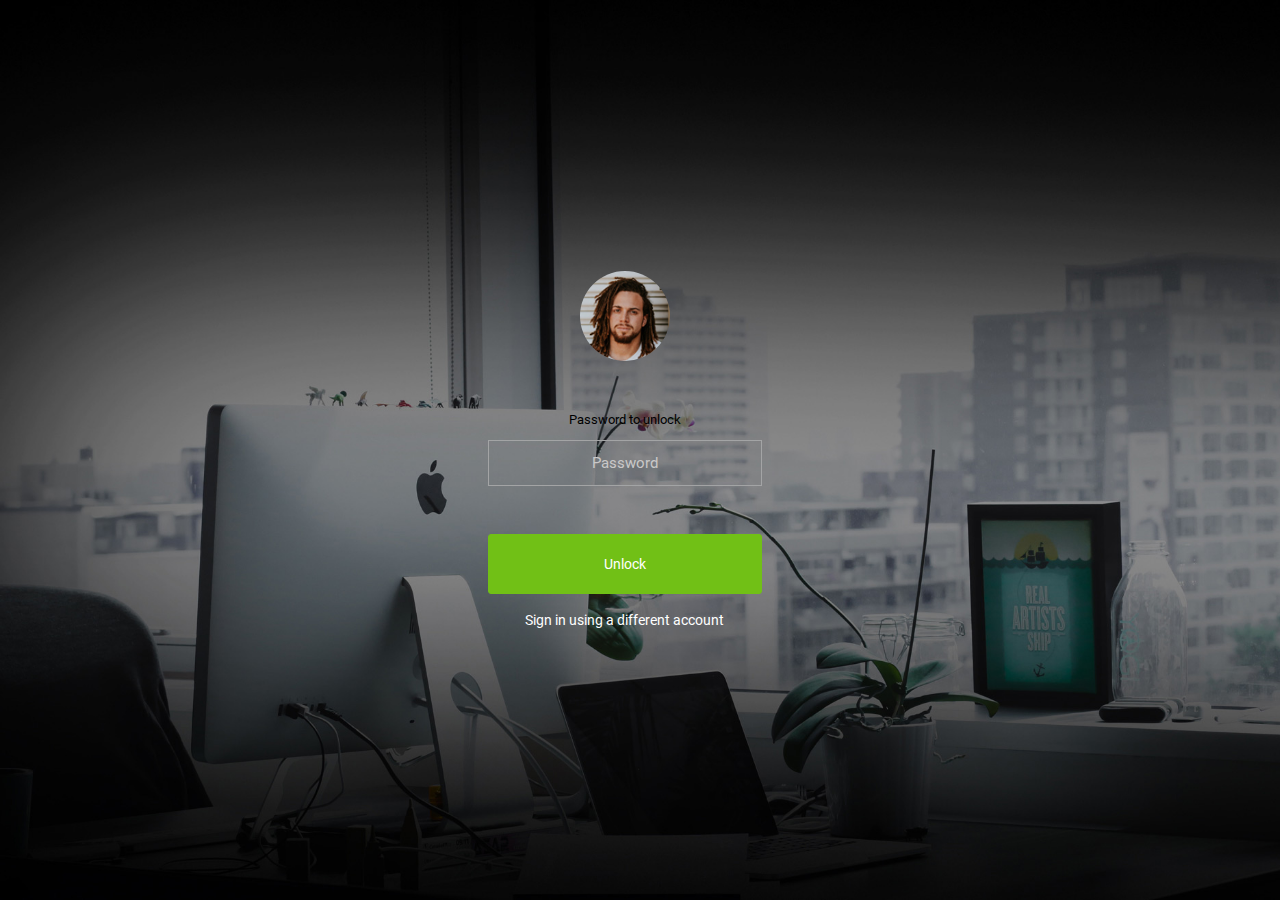
<file: static/admin/pages/samples/lock-screen.html>
<!DOCTYPE html>
<html lang="en">

<head>
  <!-- Required meta tags -->
  <meta charset="utf-8">
  <meta name="viewport" content="width=device-width, initial-scale=1, shrink-to-fit=no">
  <title>RoyalUI Admin</title>
  <!-- plugins:css -->
  <link rel="stylesheet" href="../../vendors/ti-icons/css/themify-icons.css">
  <link rel="stylesheet" href="../../vendors/base/vendor.bundle.base.css">
  <!-- endinject -->
  <!-- plugin css for this page -->
  <!-- End plugin css for this page -->
  <!-- inject:css -->
  <link rel="stylesheet" href="../../css/style.css">
  <!-- endinject -->
  <link rel="shortcut icon" href="../../images/favicon.png" />
</head>

<body>
  <div class="container-scroller">
    <div class="container-fluid page-body-wrapper full-page-wrapper">
      <div class="content-wrapper d-flex align-items-center auth lock-full-bg">
        <div class="row w-100">
          <div class="col-lg-4 mx-auto">
            <div class="auth-form-transparent text-left p-5 text-center">
              <img src="../../images/faces/face13.jpg" class="lock-profile-img" alt="img">
              <form class="pt-5">
                <div class="form-group">
                  <label for="examplePassword1">Password to unlock</label>
                  <input type="password" class="form-control text-center" id="examplePassword1" placeholder="Password">
                </div>
                <div class="mt-5">
                  <a class="btn btn-block btn-success btn-lg font-weight-medium" href="../../index.html">Unlock</a>
                </div>
                <div class="mt-3 text-center">
                  <a href="#" class="auth-link text-white">Sign in using a different account</a>
                </div>
              </form>
            </div>
          </div>
        </div>
      </div>
      <!-- content-wrapper ends -->
    </div>
    <!-- page-body-wrapper ends -->
  </div>
  <!-- container-scroller -->
  <!-- plugins:js -->
  <script src="../../vendors/base/vendor.bundle.base.js"></script>
  <!-- endinject -->
  <!-- inject:js -->
  <script src="../../js/off-canvas.js"></script>
  <script src="../../js/hoverable-collapse.js"></script>
  <script src="../../js/template.js"></script>
  <script src="../../js/todolist.js"></script>
  <!-- endinject -->
</body>

</html>
</file>
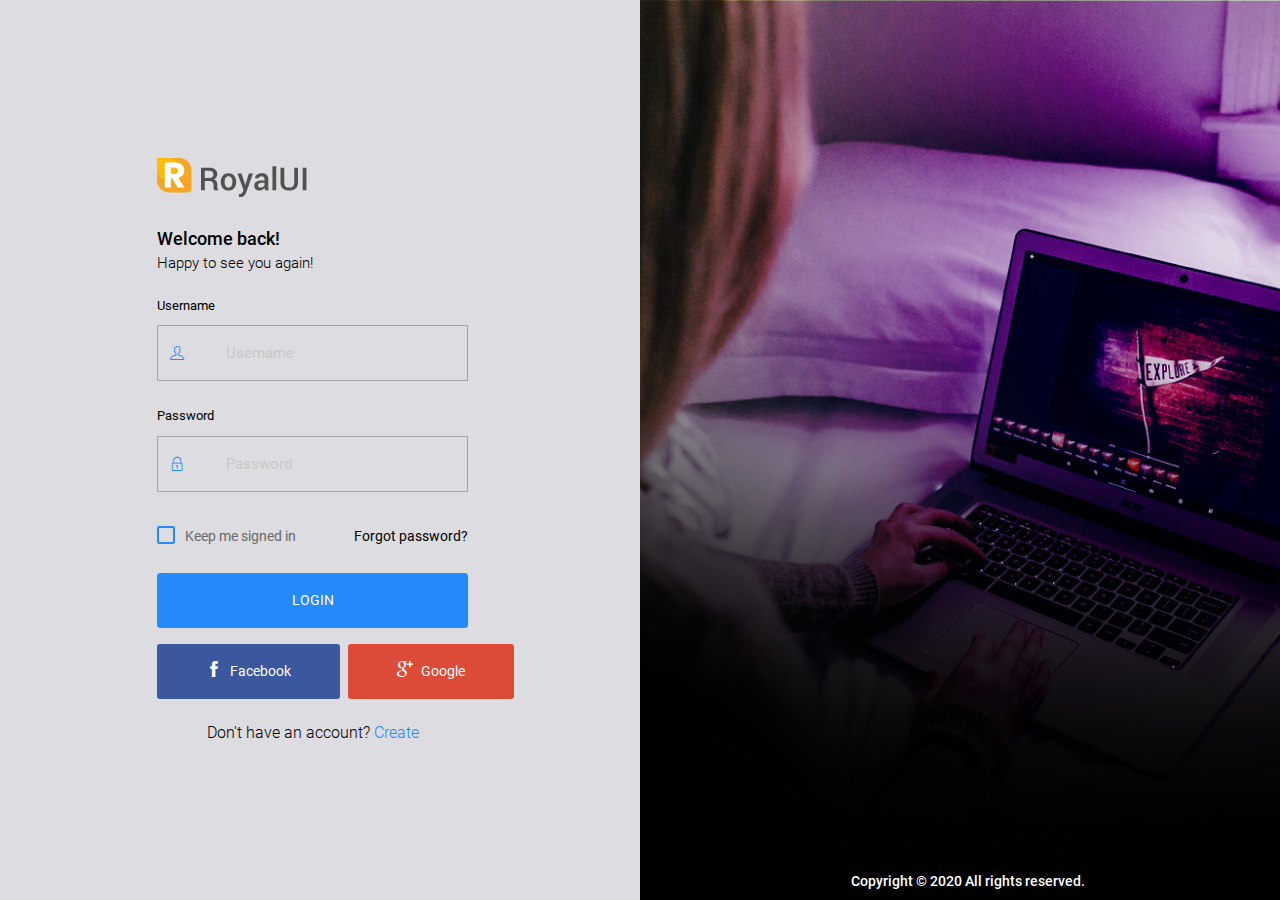
<file: static/admin/pages/samples/login-2.html>
<!DOCTYPE html>
<html lang="en">

<head>
  <!-- Required meta tags -->
  <meta charset="utf-8">
  <meta name="viewport" content="width=device-width, initial-scale=1, shrink-to-fit=no">
  <title>RoyalUI Admin</title>
  <!-- plugins:css -->
  <link rel="stylesheet" href="../../vendors/ti-icons/css/themify-icons.css">
  <link rel="stylesheet" href="../../vendors/base/vendor.bundle.base.css">
  <!-- endinject -->
  <!-- plugin css for this page -->
  <!-- End plugin css for this page -->
  <!-- inject:css -->
  <link rel="stylesheet" href="../../css/style.css">
  <!-- endinject -->
  <link rel="shortcut icon" href="../../images/favicon.png" />
</head>

<body>
  <div class="container-scroller">
    <div class="container-fluid page-body-wrapper full-page-wrapper">
      <div class="content-wrapper d-flex align-items-stretch auth auth-img-bg">
        <div class="row flex-grow">
          <div class="col-lg-6 d-flex align-items-center justify-content-center">
            <div class="auth-form-transparent text-left p-3">
              <div class="brand-logo">
                <img src="../../images/logo.svg" alt="logo">
              </div>
              <h4>Welcome back!</h4>
              <h6 class="font-weight-light">Happy to see you again!</h6>
              <form class="pt-3">
                <div class="form-group">
                  <label for="exampleInputEmail">Username</label>
                  <div class="input-group">
                    <div class="input-group-prepend bg-transparent">
                      <span class="input-group-text bg-transparent border-right-0">
                        <i class="ti-user text-primary"></i>
                      </span>
                    </div>
                    <input type="text" class="form-control form-control-lg border-left-0" id="exampleInputEmail" placeholder="Username">
                  </div>
                </div>
                <div class="form-group">
                  <label for="exampleInputPassword">Password</label>
                  <div class="input-group">
                    <div class="input-group-prepend bg-transparent">
                      <span class="input-group-text bg-transparent border-right-0">
                        <i class="ti-lock text-primary"></i>
                      </span>
                    </div>
                    <input type="password" class="form-control form-control-lg border-left-0" id="exampleInputPassword" placeholder="Password">                        
                  </div>
                </div>
                <div class="my-2 d-flex justify-content-between align-items-center">
                  <div class="form-check">
                    <label class="form-check-label text-muted">
                      <input type="checkbox" class="form-check-input">
                      Keep me signed in
                    </label>
                  </div>
                  <a href="#" class="auth-link text-black">Forgot password?</a>
                </div>
                <div class="my-3">
                  <a class="btn btn-block btn-primary btn-lg font-weight-medium auth-form-btn" href="../../index.html">LOGIN</a>
                </div>
                <div class="mb-2 d-flex">
                  <button type="button" class="btn btn-facebook auth-form-btn flex-grow mr-1">
                    <i class="ti-facebook mr-2"></i>Facebook
                  </button>
                  <button type="button" class="btn btn-google auth-form-btn flex-grow ml-1">
                    <i class="ti-google mr-2"></i>Google
                  </button>
                </div>
                <div class="text-center mt-4 font-weight-light">
                  Don't have an account? <a href="register-2.html" class="text-primary">Create</a>
                </div>
              </form>
            </div>
          </div>
          <div class="col-lg-6 login-half-bg d-flex flex-row">
            <p class="text-white font-weight-medium text-center flex-grow align-self-end">Copyright &copy; 2020  All rights reserved.</p>
          </div>
        </div>
      </div>
      <!-- content-wrapper ends -->
    </div>
    <!-- page-body-wrapper ends -->
  </div>
  <!-- container-scroller -->
  <!-- plugins:js -->
  <script src="../../vendors/base/vendor.bundle.base.js"></script>
  <!-- endinject -->
  <!-- inject:js -->
  <script src="../../js/off-canvas.js"></script>
  <script src="../../js/hoverable-collapse.js"></script>
  <script src="../../js/template.js"></script>
  <script src="../../js/todolist.js"></script>
  <!-- endinject -->
</body>

</html>
</file>
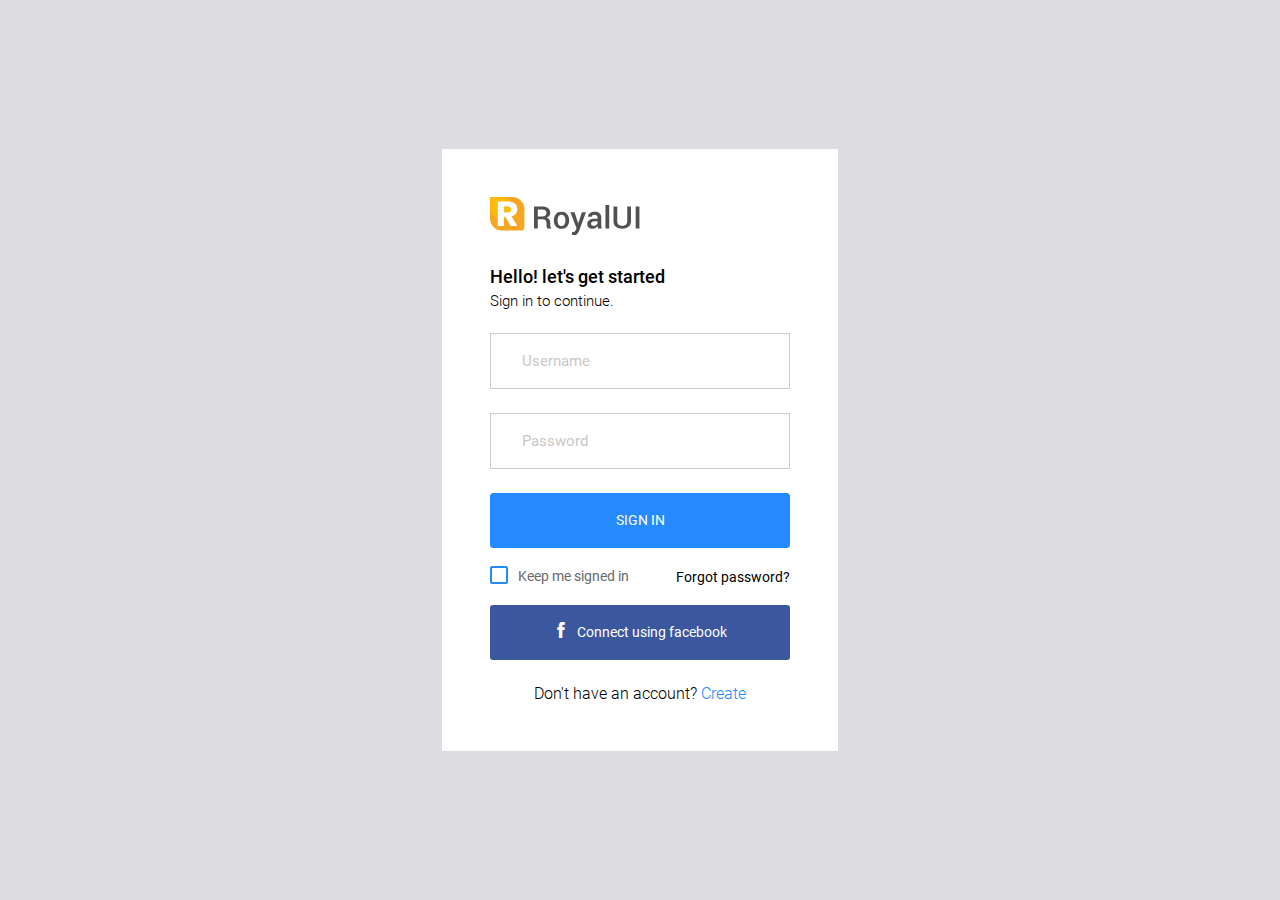
<file: static/admin/pages/samples/login.html>
<!DOCTYPE html>
<html lang="en">

<head>
  <!-- Required meta tags -->
  <meta charset="utf-8">
  <meta name="viewport" content="width=device-width, initial-scale=1, shrink-to-fit=no">
  <title>RoyalUI Admin</title>
  <!-- plugins:css -->
  <link rel="stylesheet" href="../../vendors/ti-icons/css/themify-icons.css">
  <link rel="stylesheet" href="../../vendors/base/vendor.bundle.base.css">
  <!-- endinject -->
  <!-- plugin css for this page -->
  <!-- End plugin css for this page -->
  <!-- inject:css -->
  <link rel="stylesheet" href="../../css/style.css">
  <!-- endinject -->
  <link rel="shortcut icon" href="../../images/favicon.png" />
</head>

<body>
  <div class="container-scroller">
    <div class="container-fluid page-body-wrapper full-page-wrapper">
      <div class="content-wrapper d-flex align-items-center auth px-0">
        <div class="row w-100 mx-0">
          <div class="col-lg-4 mx-auto">
            <div class="auth-form-light text-left py-5 px-4 px-sm-5">
              <div class="brand-logo">
                <img src="../../images/logo.svg" alt="logo">
              </div>
              <h4>Hello! let's get started</h4>
              <h6 class="font-weight-light">Sign in to continue.</h6>
              <form class="pt-3">
                <div class="form-group">
                  <input type="email" class="form-control form-control-lg" id="exampleInputEmail1" placeholder="Username">
                </div>
                <div class="form-group">
                  <input type="password" class="form-control form-control-lg" id="exampleInputPassword1" placeholder="Password">
                </div>
                <div class="mt-3">
                  <a class="btn btn-block btn-primary btn-lg font-weight-medium auth-form-btn" href="../../index.html">SIGN IN</a>
                </div>
                <div class="my-2 d-flex justify-content-between align-items-center">
                  <div class="form-check">
                    <label class="form-check-label text-muted">
                      <input type="checkbox" class="form-check-input">
                      Keep me signed in
                    </label>
                  </div>
                  <a href="#" class="auth-link text-black">Forgot password?</a>
                </div>
                <div class="mb-2">
                  <button type="button" class="btn btn-block btn-facebook auth-form-btn">
                    <i class="ti-facebook mr-2"></i>Connect using facebook
                  </button>
                </div>
                <div class="text-center mt-4 font-weight-light">
                  Don't have an account? <a href="register.html" class="text-primary">Create</a>
                </div>
              </form>
            </div>
          </div>
        </div>
      </div>
      <!-- content-wrapper ends -->
    </div>
    <!-- page-body-wrapper ends -->
  </div>
  <!-- container-scroller -->
  <!-- plugins:js -->
  <script src="../../vendors/base/vendor.bundle.base.js"></script>
  <!-- endinject -->
  <!-- inject:js -->
  <script src="../../js/off-canvas.js"></script>
  <script src="../../js/hoverable-collapse.js"></script>
  <script src="../../js/template.js"></script>
  <script src="../../js/todolist.js"></script>
  <!-- endinject -->
</body>

</html>
</file>
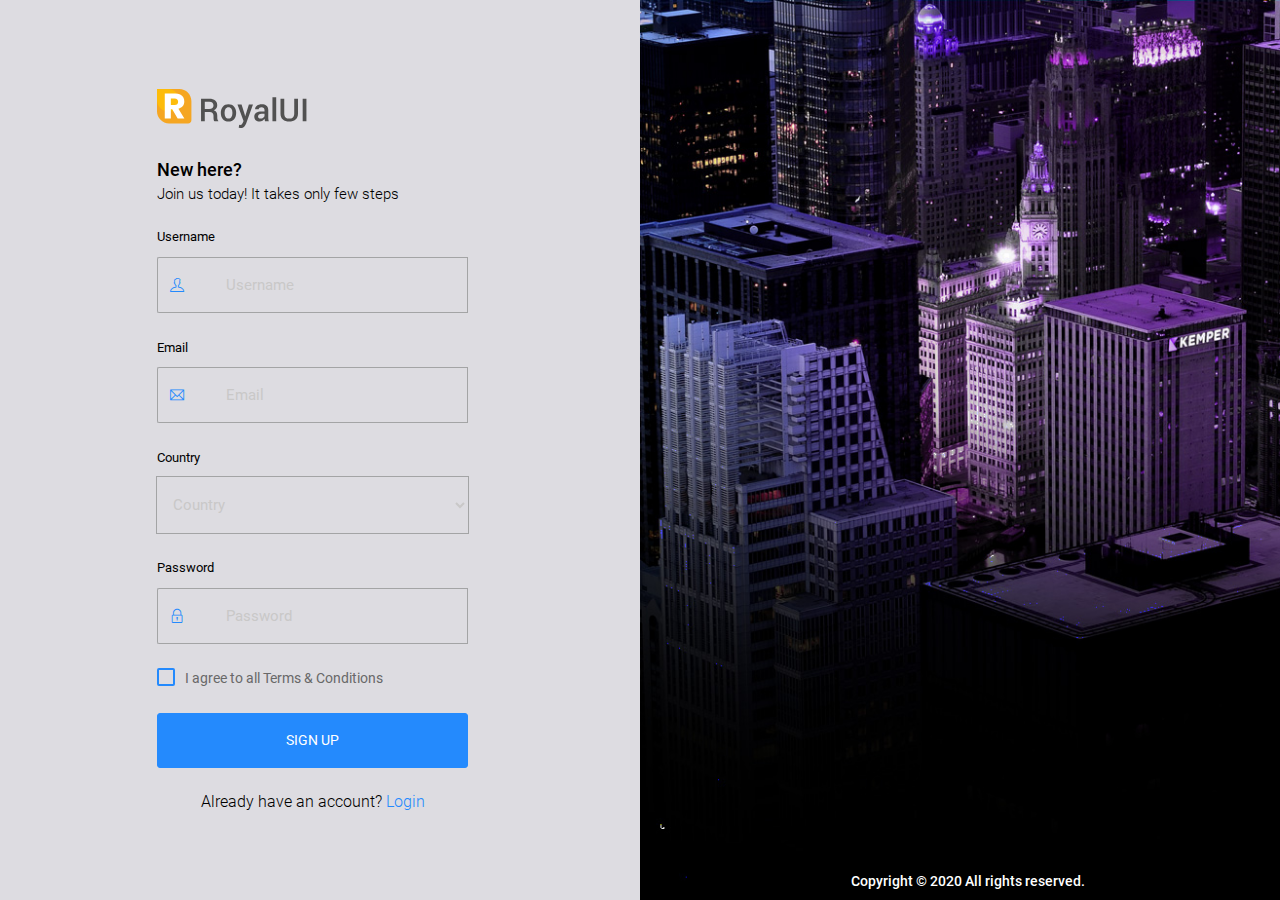
<file: static/admin/pages/samples/register-2.html>
<!DOCTYPE html>
<html lang="en">

<head>
  <!-- Required meta tags -->
  <meta charset="utf-8">
  <meta name="viewport" content="width=device-width, initial-scale=1, shrink-to-fit=no">
  <title>RoyalUI Admin</title>
  <!-- plugins:css -->
  <link rel="stylesheet" href="../../vendors/ti-icons/css/themify-icons.css">
  <link rel="stylesheet" href="../../vendors/base/vendor.bundle.base.css">
  <!-- endinject -->
  <!-- plugin css for this page -->
  <!-- End plugin css for this page -->
  <!-- inject:css -->
  <link rel="stylesheet" href="../../css/style.css">
  <!-- endinject -->
  <link rel="shortcut icon" href="../../images/favicon.png" />
</head>

<body>
  <div class="container-scroller">
    <div class="container-fluid page-body-wrapper full-page-wrapper">
      <div class="content-wrapper d-flex align-items-stretch auth auth-img-bg">
        <div class="row flex-grow">
          <div class="col-lg-6 d-flex align-items-center justify-content-center">
            <div class="auth-form-transparent text-left p-3">
              <div class="brand-logo">
                <img src="../../images/logo.svg" alt="logo">
              </div>
              <h4>New here?</h4>
              <h6 class="font-weight-light">Join us today! It takes only few steps</h6>
              <form class="pt-3">
                <div class="form-group">
                  <label>Username</label>
                  <div class="input-group">
                    <div class="input-group-prepend bg-transparent">
                      <span class="input-group-text bg-transparent border-right-0">
                        <i class="ti-user text-primary"></i>
                      </span>
                    </div>
                    <input type="text" class="form-control form-control-lg border-left-0" placeholder="Username">
                  </div>
                </div>
                <div class="form-group">
                  <label>Email</label>
                  <div class="input-group">
                    <div class="input-group-prepend bg-transparent">
                      <span class="input-group-text bg-transparent border-right-0">
                        <i class="ti-email text-primary"></i>
                      </span>
                    </div>
                    <input type="email" class="form-control form-control-lg border-left-0" placeholder="Email">
                  </div>
                </div>
                <div class="form-group">
                  <label>Country</label>
                  <select class="form-control form-control-lg" id="exampleFormControlSelect2">
                    <option>Country</option>
                    <option>United States of America</option>
                    <option>United Kingdom</option>
                    <option>India</option>
                    <option>Germany</option>
                    <option>Argentina</option>
                  </select>
                </div>
                <div class="form-group">
                  <label>Password</label>
                  <div class="input-group">
                    <div class="input-group-prepend bg-transparent">
                      <span class="input-group-text bg-transparent border-right-0">
                        <i class="ti-lock text-primary"></i>
                      </span>
                    </div>
                    <input type="password" class="form-control form-control-lg border-left-0" id="exampleInputPassword" placeholder="Password">                        
                  </div>
                </div>
                <div class="mb-4">
                  <div class="form-check">
                    <label class="form-check-label text-muted">
                      <input type="checkbox" class="form-check-input">
                      I agree to all Terms & Conditions
                    </label>
                  </div>
                </div>
                <div class="mt-3">
                  <a class="btn btn-block btn-primary btn-lg font-weight-medium auth-form-btn" href="../../index.html">SIGN UP</a>
                </div>
                <div class="text-center mt-4 font-weight-light">
                  Already have an account? <a href="login.html" class="text-primary">Login</a>
                </div>
              </form>
            </div>
          </div>
          <div class="col-lg-6 register-half-bg d-flex flex-row">
            <p class="text-white font-weight-medium text-center flex-grow align-self-end">Copyright &copy; 2020  All rights reserved.</p>
          </div>
        </div>
      </div>
      <!-- content-wrapper ends -->
    </div>
    <!-- page-body-wrapper ends -->
  </div>
  <!-- container-scroller -->
  <!-- plugins:js -->
  <script src="../../vendors/base/vendor.bundle.base.js"></script>
  <!-- endinject -->
  <!-- inject:js -->
  <script src="../../js/off-canvas.js"></script>
  <script src="../../js/hoverable-collapse.js"></script>
  <script src="../../js/template.js"></script>
  <script src="../../js/todolist.js"></script>
  <!-- endinject -->
</body>

</html>
</file>
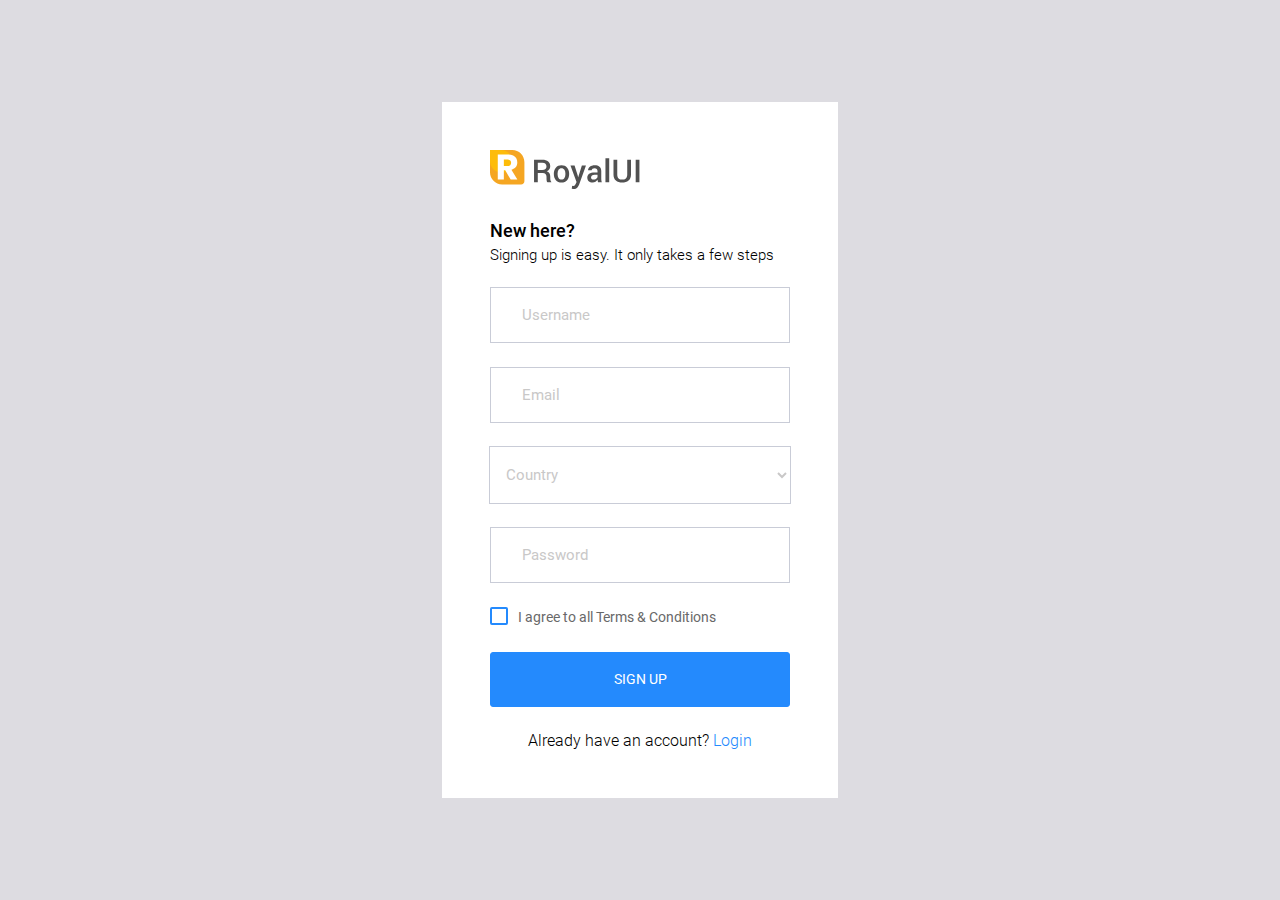
<file: static/admin/pages/samples/register.html>
<!DOCTYPE html>
<html lang="en">

<head>
  <!-- Required meta tags -->
  <meta charset="utf-8">
  <meta name="viewport" content="width=device-width, initial-scale=1, shrink-to-fit=no">
  <title>RoyalUI Admin</title>
  <!-- plugins:css -->
  <link rel="stylesheet" href="../../vendors/ti-icons/css/themify-icons.css">
  <link rel="stylesheet" href="../../vendors/base/vendor.bundle.base.css">
  <!-- endinject -->
  <!-- plugin css for this page -->
  <!-- End plugin css for this page -->
  <!-- inject:css -->
  <link rel="stylesheet" href="../../css/style.css">
  <!-- endinject -->
  <link rel="shortcut icon" href="../../images/favicon.png" />
</head>

<body>
  <div class="container-scroller">
    <div class="container-fluid page-body-wrapper full-page-wrapper">
      <div class="content-wrapper d-flex align-items-center auth px-0">
        <div class="row w-100 mx-0">
          <div class="col-lg-4 mx-auto">
            <div class="auth-form-light text-left py-5 px-4 px-sm-5">
              <div class="brand-logo">
                <img src="../../images/logo.svg" alt="logo">
              </div>
              <h4>New here?</h4>
              <h6 class="font-weight-light">Signing up is easy. It only takes a few steps</h6>
              <form class="pt-3">
                <div class="form-group">
                  <input type="text" class="form-control form-control-lg" id="exampleInputUsername1" placeholder="Username">
                </div>
                <div class="form-group">
                  <input type="email" class="form-control form-control-lg" id="exampleInputEmail1" placeholder="Email">
                </div>
                <div class="form-group">
                  <select class="form-control form-control-lg" id="exampleFormControlSelect2">
                    <option>Country</option>
                    <option>United States of America</option>
                    <option>United Kingdom</option>
                    <option>India</option>
                    <option>Germany</option>
                    <option>Argentina</option>
                  </select>
                </div>
                <div class="form-group">
                  <input type="password" class="form-control form-control-lg" id="exampleInputPassword1" placeholder="Password">
                </div>
                <div class="mb-4">
                  <div class="form-check">
                    <label class="form-check-label text-muted">
                      <input type="checkbox" class="form-check-input">
                      I agree to all Terms & Conditions
                    </label>
                  </div>
                </div>
                <div class="mt-3">
                  <a class="btn btn-block btn-primary btn-lg font-weight-medium auth-form-btn" href="../../index.html">SIGN UP</a>
                </div>
                <div class="text-center mt-4 font-weight-light">
                  Already have an account? <a href="login.html" class="text-primary">Login</a>
                </div>
              </form>
            </div>
          </div>
        </div>
      </div>
      <!-- content-wrapper ends -->
    </div>
    <!-- page-body-wrapper ends -->
  </div>
  <!-- container-scroller -->
  <!-- plugins:js -->
  <script src="../../vendors/base/vendor.bundle.base.js"></script>
  <!-- endinject -->
  <!-- inject:js -->
  <script src="../../js/off-canvas.js"></script>
  <script src="../../js/hoverable-collapse.js"></script>
  <script src="../../js/template.js"></script>
  <script src="../../js/todolist.js"></script>
  <!-- endinject -->
</body>

</html>
</file>
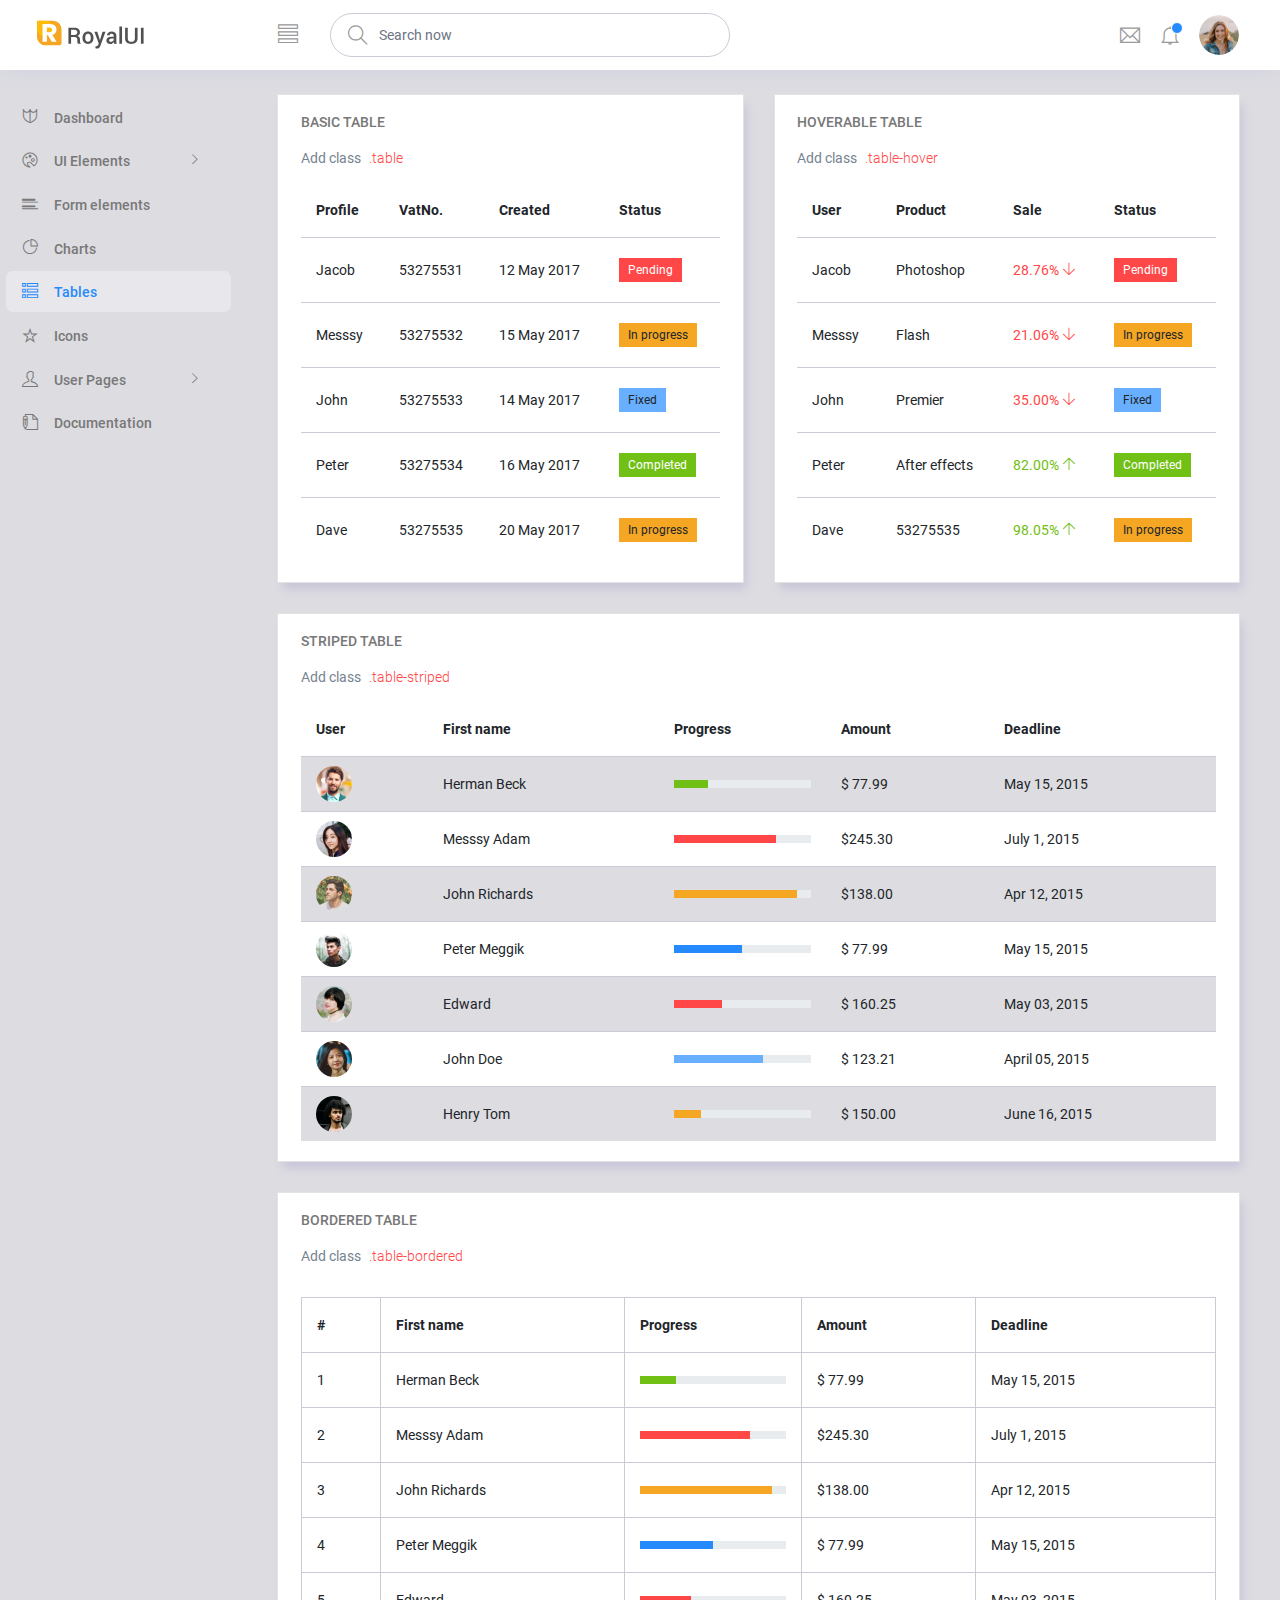
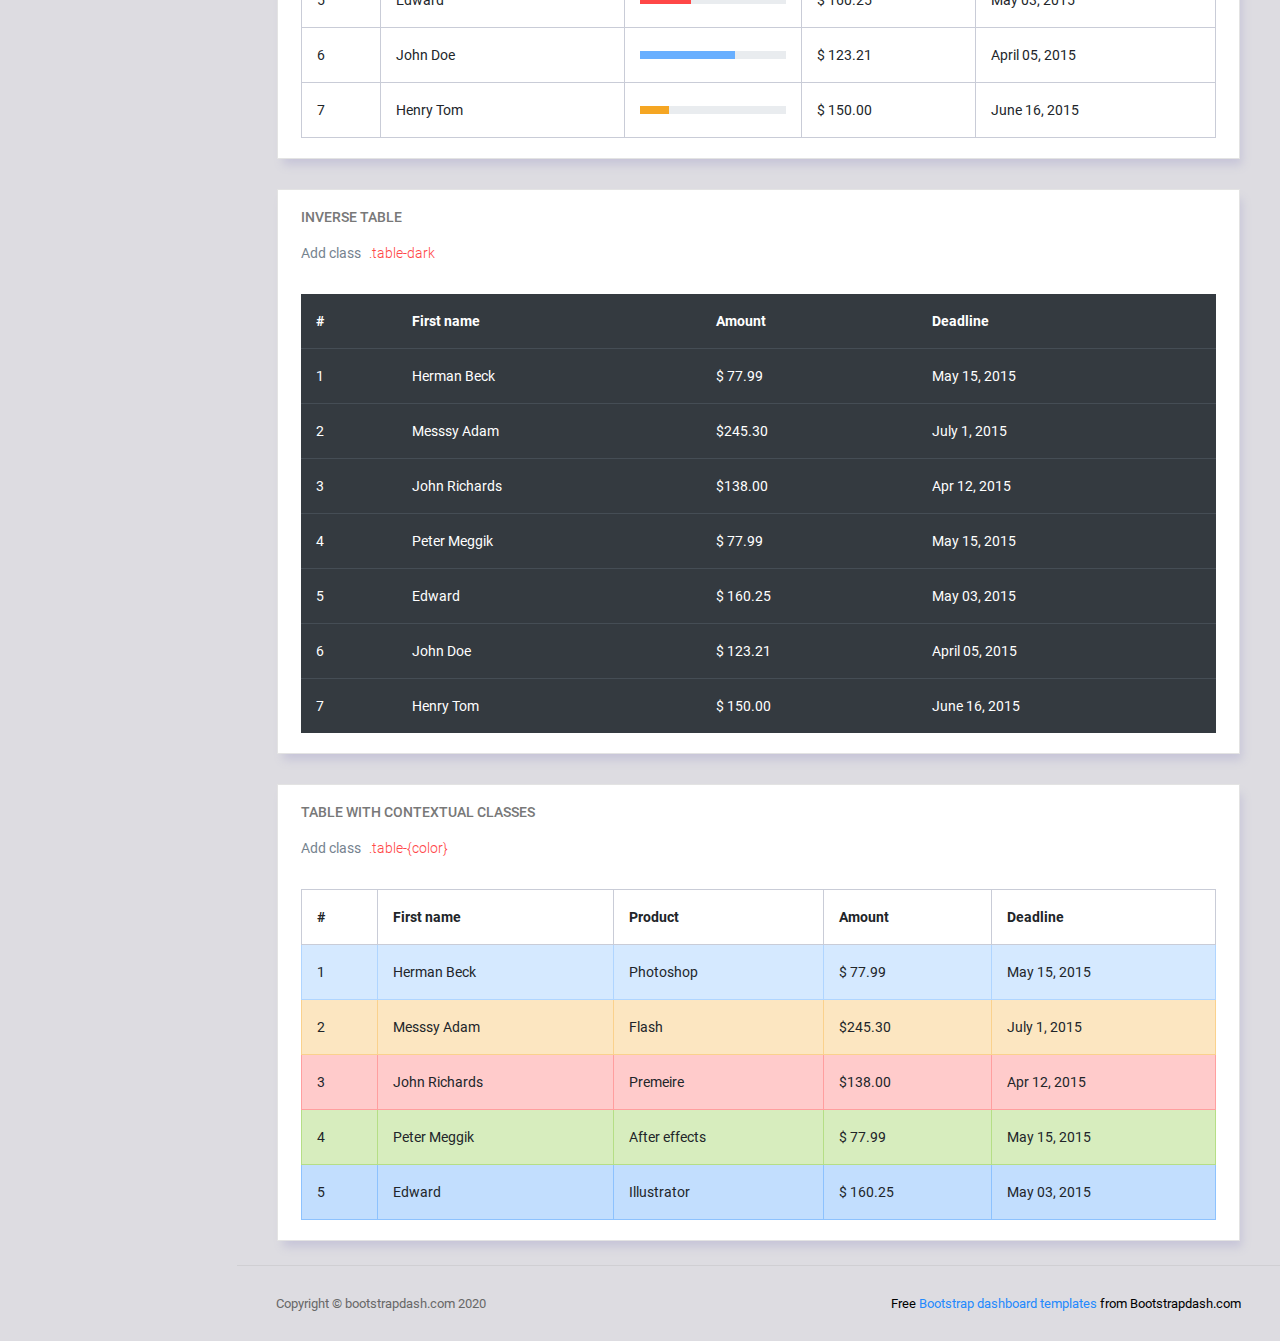
<file: static/admin/pages/tables/basic-table.html>
<!DOCTYPE html>
<html lang="en">

<head>
  <!-- Required meta tags -->
  <meta charset="utf-8">
  <meta name="viewport" content="width=device-width, initial-scale=1, shrink-to-fit=no">
  <title>RoyalUI Admin</title>
  <!-- plugins:css -->
  <link rel="stylesheet" href="../../vendors/ti-icons/css/themify-icons.css">
  <link rel="stylesheet" href="../../vendors/base/vendor.bundle.base.css">
  <!-- endinject -->
  <!-- inject:css -->
  <link rel="stylesheet" href="../../css/style.css">
  <!-- endinject -->
  <link rel="shortcut icon" href="../../images/favicon.png" />
</head>

<body>
  <div class="container-scroller">
    <!-- partial:../../partials/_navbar.html -->
    <nav class="navbar col-lg-12 col-12 p-0 fixed-top d-flex flex-row">
      <div class="text-center navbar-brand-wrapper d-flex align-items-center justify-content-center">
        <a class="navbar-brand brand-logo mr-5" href="../../index.html"><img src="../../images/logo.svg" class="mr-2" alt="logo"/></a>
        <a class="navbar-brand brand-logo-mini" href="../../index.html"><img src="../../images/logo-mini.svg" alt="logo"/></a>
      </div>
      <div class="navbar-menu-wrapper d-flex align-items-center justify-content-end">
        <button class="navbar-toggler navbar-toggler align-self-center" type="button" data-toggle="minimize">
          <span class="ti-view-list"></span>
        </button>
        <ul class="navbar-nav mr-lg-2">
          <li class="nav-item nav-search d-none d-lg-block">
            <div class="input-group">
              <div class="input-group-prepend hover-cursor" id="navbar-search-icon">
                <span class="input-group-text" id="search">
                  <i class="ti-search"></i>
                </span>
              </div>
              <input type="text" class="form-control" id="navbar-search-input" placeholder="Search now" aria-label="search" aria-describedby="search">
            </div>
          </li>
        </ul>
        <ul class="navbar-nav navbar-nav-right">
          <li class="nav-item dropdown mr-1">
            <a class="nav-link count-indicator dropdown-toggle d-flex justify-content-center align-items-center" id="messageDropdown" href="#" data-toggle="dropdown">
              <i class="ti-email mx-0"></i>
            </a>
            <div class="dropdown-menu dropdown-menu-right navbar-dropdown" aria-labelledby="messageDropdown">
              <p class="mb-0 font-weight-normal float-left dropdown-header">Messages</p>
              <a class="dropdown-item">
                <div class="item-thumbnail">
                    <img src="../../images/faces/face4.jpg" alt="image" class="profile-pic">
                </div>
                <div class="item-content flex-grow">
                  <h6 class="ellipsis font-weight-normal">David Grey
                  </h6>
                  <p class="font-weight-light small-text text-muted mb-0">
                    The meeting is cancelled
                  </p>
                </div>
              </a>
              <a class="dropdown-item">
                <div class="item-thumbnail">
                    <img src="../../images/faces/face2.jpg" alt="image" class="profile-pic">
                </div>
                <div class="item-content flex-grow">
                  <h6 class="ellipsis font-weight-normal">Tim Cook
                  </h6>
                  <p class="font-weight-light small-text text-muted mb-0">
                    New product launch
                  </p>
                </div>
              </a>
              <a class="dropdown-item">
                <div class="item-thumbnail">
                    <img src="../../images/faces/face3.jpg" alt="image" class="profile-pic">
                </div>
                <div class="item-content flex-grow">
                  <h6 class="ellipsis font-weight-normal"> Johnson
                  </h6>
                  <p class="font-weight-light small-text text-muted mb-0">
                    Upcoming board meeting
                  </p>
                </div>
              </a>
            </div>
          </li>
          <li class="nav-item dropdown">
            <a class="nav-link count-indicator dropdown-toggle" id="notificationDropdown" href="#" data-toggle="dropdown">
              <i class="ti-bell mx-0"></i>
              <span class="count"></span>
            </a>
            <div class="dropdown-menu dropdown-menu-right navbar-dropdown" aria-labelledby="notificationDropdown">
              <p class="mb-0 font-weight-normal float-left dropdown-header">Notifications</p>
              <a class="dropdown-item">
                <div class="item-thumbnail">
                  <div class="item-icon bg-success">
                    <i class="ti-info-alt mx-0"></i>
                  </div>
                </div>
                <div class="item-content">
                  <h6 class="font-weight-normal">Application Error</h6>
                  <p class="font-weight-light small-text mb-0 text-muted">
                    Just now
                  </p>
                </div>
              </a>
              <a class="dropdown-item">
                <div class="item-thumbnail">
                  <div class="item-icon bg-warning">
                    <i class="ti-settings mx-0"></i>
                  </div>
                </div>
                <div class="item-content">
                  <h6 class="font-weight-normal">Settings</h6>
                  <p class="font-weight-light small-text mb-0 text-muted">
                    Private message
                  </p>
                </div>
              </a>
              <a class="dropdown-item">
                <div class="item-thumbnail">
                  <div class="item-icon bg-info">
                    <i class="ti-user mx-0"></i>
                  </div>
                </div>
                <div class="item-content">
                  <h6 class="font-weight-normal">New user registration</h6>
                  <p class="font-weight-light small-text mb-0 text-muted">
                    2 days ago
                  </p>
                </div>
              </a>
            </div>
          </li>
          <li class="nav-item nav-profile dropdown">
            <a class="nav-link dropdown-toggle" href="#" data-toggle="dropdown" id="profileDropdown">
              <img src="../../images/faces/face28.jpg" alt="profile"/>
            </a>
            <div class="dropdown-menu dropdown-menu-right navbar-dropdown" aria-labelledby="profileDropdown">
              <a class="dropdown-item">
                <i class="ti-settings text-primary"></i>
                Settings
              </a>
              <a class="dropdown-item">
                <i class="ti-power-off text-primary"></i>
                Logout
              </a>
            </div>
          </li>
        </ul>
        <button class="navbar-toggler navbar-toggler-right d-lg-none align-self-center" type="button" data-toggle="offcanvas">
          <span class="ti-view-list"></span>
        </button>
      </div>
    </nav>
    <!-- partial -->
    <div class="container-fluid page-body-wrapper">
      <!-- partial:../../partials/_sidebar.html -->
      <nav class="sidebar sidebar-offcanvas" id="sidebar">
        <ul class="nav">
          <li class="nav-item">
            <a class="nav-link" href="../../index.html">
              <i class="ti-shield menu-icon"></i>
              <span class="menu-title">Dashboard</span>
            </a>
          </li>
          <li class="nav-item">
            <a class="nav-link" data-toggle="collapse" href="#ui-basic" aria-expanded="false" aria-controls="ui-basic">
              <i class="ti-palette menu-icon"></i>
              <span class="menu-title">UI Elements</span>
              <i class="menu-arrow"></i>
            </a>
            <div class="collapse" id="ui-basic">
              <ul class="nav flex-column sub-menu">
                <li class="nav-item"> <a class="nav-link" href="../../pages/ui-features/buttons.html">Buttons</a></li>
                <li class="nav-item"> <a class="nav-link" href="../../pages/ui-features/typography.html">Typography</a></li>
              </ul>
            </div>
          </li>
          <li class="nav-item">
            <a class="nav-link" href="../../pages/forms/basic_elements.html">
              <i class="ti-layout-list-post menu-icon"></i>
              <span class="menu-title">Form elements</span>
            </a>
          </li>
          <li class="nav-item">
            <a class="nav-link" href="../../pages/charts/chartjs.html">
              <i class="ti-pie-chart menu-icon"></i>
              <span class="menu-title">Charts</span>
            </a>
          </li>
          <li class="nav-item">
            <a class="nav-link" href="../../pages/tables/basic-table.html">
              <i class="ti-view-list-alt menu-icon"></i>
              <span class="menu-title">Tables</span>
            </a>
          </li>
          <li class="nav-item">
            <a class="nav-link" href="../../pages/icons/themify.html">
              <i class="ti-star menu-icon"></i>
              <span class="menu-title">Icons</span>
            </a>
          </li>
          <li class="nav-item">
            <a class="nav-link" data-toggle="collapse" href="#auth" aria-expanded="false" aria-controls="auth">
              <i class="ti-user menu-icon"></i>
              <span class="menu-title">User Pages</span>
              <i class="menu-arrow"></i>
            </a>
            <div class="collapse" id="auth">
              <ul class="nav flex-column sub-menu">
                <li class="nav-item"> <a class="nav-link" href="../../pages/samples/login.html"> Login </a></li>
                <li class="nav-item"> <a class="nav-link" href="../../pages/samples/login-2.html"> Login 2 </a></li>
                <li class="nav-item"> <a class="nav-link" href="../../pages/samples/register.html"> Register </a></li>
                <li class="nav-item"> <a class="nav-link" href="../../pages/samples/register-2.html"> Register 2 </a></li>
                <li class="nav-item"> <a class="nav-link" href="../../pages/samples/lock-screen.html"> Lockscreen </a></li>
              </ul>
            </div>
          </li>
          <li class="nav-item">
            <a class="nav-link" href="../../documentation/documentation.html">
              <i class="ti-write menu-icon"></i>
              <span class="menu-title">Documentation</span>
            </a>
          </li>
        </ul>
      </nav>
      <!-- partial -->
      <div class="main-panel">
        <div class="content-wrapper">
          <div class="row">
            <div class="col-lg-6 grid-margin stretch-card">
              <div class="card">
                <div class="card-body">
                  <h4 class="card-title">Basic Table</h4>
                  <p class="card-description">
                    Add class <code>.table</code>
                  </p>
                  <div class="table-responsive">
                    <table class="table">
                      <thead>
                        <tr>
                          <th>Profile</th>
                          <th>VatNo.</th>
                          <th>Created</th>
                          <th>Status</th>
                        </tr>
                      </thead>
                      <tbody>
                        <tr>
                          <td>Jacob</td>
                          <td>53275531</td>
                          <td>12 May 2017</td>
                          <td><label class="badge badge-danger">Pending</label></td>
                        </tr>
                        <tr>
                          <td>Messsy</td>
                          <td>53275532</td>
                          <td>15 May 2017</td>
                          <td><label class="badge badge-warning">In progress</label></td>
                        </tr>
                        <tr>
                          <td>John</td>
                          <td>53275533</td>
                          <td>14 May 2017</td>
                          <td><label class="badge badge-info">Fixed</label></td>
                        </tr>
                        <tr>
                          <td>Peter</td>
                          <td>53275534</td>
                          <td>16 May 2017</td>
                          <td><label class="badge badge-success">Completed</label></td>
                        </tr>
                        <tr>
                          <td>Dave</td>
                          <td>53275535</td>
                          <td>20 May 2017</td>
                          <td><label class="badge badge-warning">In progress</label></td>
                        </tr>
                      </tbody>
                    </table>
                  </div>
                </div>
              </div>
            </div>
            <div class="col-lg-6 grid-margin stretch-card">
              <div class="card">
                <div class="card-body">
                  <h4 class="card-title">Hoverable Table</h4>
                  <p class="card-description">
                    Add class <code>.table-hover</code>
                  </p>
                  <div class="table-responsive">
                    <table class="table table-hover">
                      <thead>
                        <tr>
                          <th>User</th>
                          <th>Product</th>
                          <th>Sale</th>
                          <th>Status</th>
                        </tr>
                      </thead>
                      <tbody>
                        <tr>
                          <td>Jacob</td>
                          <td>Photoshop</td>
                          <td class="text-danger"> 28.76% <i class="ti-arrow-down"></i></td>
                          <td><label class="badge badge-danger">Pending</label></td>
                        </tr>
                        <tr>
                          <td>Messsy</td>
                          <td>Flash</td>
                          <td class="text-danger"> 21.06% <i class="ti-arrow-down"></i></td>
                          <td><label class="badge badge-warning">In progress</label></td>
                        </tr>
                        <tr>
                          <td>John</td>
                          <td>Premier</td>
                          <td class="text-danger"> 35.00% <i class="ti-arrow-down"></i></td>
                          <td><label class="badge badge-info">Fixed</label></td>
                        </tr>
                        <tr>
                          <td>Peter</td>
                          <td>After effects</td>
                          <td class="text-success"> 82.00% <i class="ti-arrow-up"></i></td>
                          <td><label class="badge badge-success">Completed</label></td>
                        </tr>
                        <tr>
                          <td>Dave</td>
                          <td>53275535</td>
                          <td class="text-success"> 98.05% <i class="ti-arrow-up"></i></td>
                          <td><label class="badge badge-warning">In progress</label></td>
                        </tr>
                      </tbody>
                    </table>
                  </div>
                </div>
              </div>
            </div>
            <div class="col-lg-12 grid-margin stretch-card">
              <div class="card">
                <div class="card-body">
                  <h4 class="card-title">Striped Table</h4>
                  <p class="card-description">
                    Add class <code>.table-striped</code>
                  </p>
                  <div class="table-responsive">
                    <table class="table table-striped">
                      <thead>
                        <tr>
                          <th>
                            User
                          </th>
                          <th>
                            First name
                          </th>
                          <th>
                            Progress
                          </th>
                          <th>
                            Amount
                          </th>
                          <th>
                            Deadline
                          </th>
                        </tr>
                      </thead>
                      <tbody>
                        <tr>
                          <td class="py-1">
                            <img src="../../images/faces/face1.jpg" alt="image"/>
                          </td>
                          <td>
                            Herman Beck
                          </td>
                          <td>
                            <div class="progress">
                              <div class="progress-bar bg-success" role="progressbar" style="width: 25%" aria-valuenow="25" aria-valuemin="0" aria-valuemax="100"></div>
                            </div>
                          </td>
                          <td>
                            $ 77.99
                          </td>
                          <td>
                            May 15, 2015
                          </td>
                        </tr>
                        <tr>
                          <td class="py-1">
                            <img src="../../images/faces/face2.jpg" alt="image"/>
                          </td>
                          <td>
                            Messsy Adam
                          </td>
                          <td>
                            <div class="progress">
                              <div class="progress-bar bg-danger" role="progressbar" style="width: 75%" aria-valuenow="75" aria-valuemin="0" aria-valuemax="100"></div>
                            </div>
                          </td>
                          <td>
                            $245.30
                          </td>
                          <td>
                            July 1, 2015
                          </td>
                        </tr>
                        <tr>
                          <td class="py-1">
                            <img src="../../images/faces/face3.jpg" alt="image"/>
                          </td>
                          <td>
                            John Richards
                          </td>
                          <td>
                            <div class="progress">
                              <div class="progress-bar bg-warning" role="progressbar" style="width: 90%" aria-valuenow="90" aria-valuemin="0" aria-valuemax="100"></div>
                            </div>
                          </td>
                          <td>
                            $138.00
                          </td>
                          <td>
                            Apr 12, 2015
                          </td>
                        </tr>
                        <tr>
                          <td class="py-1">
                            <img src="../../images/faces/face4.jpg" alt="image"/>
                          </td>
                          <td>
                            Peter Meggik
                          </td>
                          <td>
                            <div class="progress">
                              <div class="progress-bar bg-primary" role="progressbar" style="width: 50%" aria-valuenow="50" aria-valuemin="0" aria-valuemax="100"></div>
                            </div>
                          </td>
                          <td>
                            $ 77.99
                          </td>
                          <td>
                            May 15, 2015
                          </td>
                        </tr>
                        <tr>
                          <td class="py-1">
                            <img src="../../images/faces/face5.jpg" alt="image"/>
                          </td>
                          <td>
                            Edward
                          </td>
                          <td>
                            <div class="progress">
                              <div class="progress-bar bg-danger" role="progressbar" style="width: 35%" aria-valuenow="35" aria-valuemin="0" aria-valuemax="100"></div>
                            </div>
                          </td>
                          <td>
                            $ 160.25
                          </td>
                          <td>
                            May 03, 2015
                          </td>
                        </tr>
                        <tr>
                          <td class="py-1">
                            <img src="../../images/faces/face6.jpg" alt="image"/>
                          </td>
                          <td>
                            John Doe
                          </td>
                          <td>
                            <div class="progress">
                              <div class="progress-bar bg-info" role="progressbar" style="width: 65%" aria-valuenow="65" aria-valuemin="0" aria-valuemax="100"></div>
                            </div>
                          </td>
                          <td>
                            $ 123.21
                          </td>
                          <td>
                            April 05, 2015
                          </td>
                        </tr>
                        <tr>
                          <td class="py-1">
                            <img src="../../images/faces/face7.jpg" alt="image"/>
                          </td>
                          <td>
                            Henry Tom
                          </td>
                          <td>
                            <div class="progress">
                              <div class="progress-bar bg-warning" role="progressbar" style="width: 20%" aria-valuenow="20" aria-valuemin="0" aria-valuemax="100"></div>
                            </div>
                          </td>
                          <td>
                            $ 150.00
                          </td>
                          <td>
                            June 16, 2015
                          </td>
                        </tr>
                      </tbody>
                    </table>
                  </div>
                </div>
              </div>
            </div>
            <div class="col-lg-12 grid-margin stretch-card">
              <div class="card">
                <div class="card-body">
                  <h4 class="card-title">Bordered table</h4>
                  <p class="card-description">
                    Add class <code>.table-bordered</code>
                  </p>
                  <div class="table-responsive pt-3">
                    <table class="table table-bordered">
                      <thead>
                        <tr>
                          <th>
                            #
                          </th>
                          <th>
                            First name
                          </th>
                          <th>
                            Progress
                          </th>
                          <th>
                            Amount
                          </th>
                          <th>
                            Deadline
                          </th>
                        </tr>
                      </thead>
                      <tbody>
                        <tr>
                          <td>
                            1
                          </td>
                          <td>
                            Herman Beck
                          </td>
                          <td>
                            <div class="progress">
                              <div class="progress-bar bg-success" role="progressbar" style="width: 25%" aria-valuenow="25" aria-valuemin="0" aria-valuemax="100"></div>
                            </div>
                          </td>
                          <td>
                            $ 77.99
                          </td>
                          <td>
                            May 15, 2015
                          </td>
                        </tr>
                        <tr>
                          <td>
                            2
                          </td>
                          <td>
                            Messsy Adam
                          </td>
                          <td>
                            <div class="progress">
                              <div class="progress-bar bg-danger" role="progressbar" style="width: 75%" aria-valuenow="75" aria-valuemin="0" aria-valuemax="100"></div>
                            </div>
                          </td>
                          <td>
                            $245.30
                          </td>
                          <td>
                            July 1, 2015
                          </td>
                        </tr>
                        <tr>
                          <td>
                            3
                          </td>
                          <td>
                            John Richards
                          </td>
                          <td>
                            <div class="progress">
                              <div class="progress-bar bg-warning" role="progressbar" style="width: 90%" aria-valuenow="90" aria-valuemin="0" aria-valuemax="100"></div>
                            </div>
                          </td>
                          <td>
                            $138.00
                          </td>
                          <td>
                            Apr 12, 2015
                          </td>
                        </tr>
                        <tr>
                          <td>
                            4
                          </td>
                          <td>
                            Peter Meggik
                          </td>
                          <td>
                            <div class="progress">
                              <div class="progress-bar bg-primary" role="progressbar" style="width: 50%" aria-valuenow="50" aria-valuemin="0" aria-valuemax="100"></div>
                            </div>
                          </td>
                          <td>
                            $ 77.99
                          </td>
                          <td>
                            May 15, 2015
                          </td>
                        </tr>
                        <tr>
                          <td>
                            5
                          </td>
                          <td>
                            Edward
                          </td>
                          <td>
                            <div class="progress">
                              <div class="progress-bar bg-danger" role="progressbar" style="width: 35%" aria-valuenow="35" aria-valuemin="0" aria-valuemax="100"></div>
                            </div>
                          </td>
                          <td>
                            $ 160.25
                          </td>
                          <td>
                            May 03, 2015
                          </td>
                        </tr>
                        <tr>
                          <td>
                            6
                          </td>
                          <td>
                            John Doe
                          </td>
                          <td>
                            <div class="progress">
                              <div class="progress-bar bg-info" role="progressbar" style="width: 65%" aria-valuenow="65" aria-valuemin="0" aria-valuemax="100"></div>
                            </div>
                          </td>
                          <td>
                            $ 123.21
                          </td>
                          <td>
                            April 05, 2015
                          </td>
                        </tr>
                        <tr>
                          <td>
                            7
                          </td>
                          <td>
                            Henry Tom
                          </td>
                          <td>
                            <div class="progress">
                              <div class="progress-bar bg-warning" role="progressbar" style="width: 20%" aria-valuenow="20" aria-valuemin="0" aria-valuemax="100"></div>
                            </div>
                          </td>
                          <td>
                            $ 150.00
                          </td>
                          <td>
                            June 16, 2015
                          </td>
                        </tr>
                      </tbody>
                    </table>
                  </div>
                </div>
              </div>
            </div>
            <div class="col-lg-12 grid-margin stretch-card">
              <div class="card">
                <div class="card-body">
                  <h4 class="card-title">Inverse table</h4>
                  <p class="card-description">
                    Add class <code>.table-dark</code>
                  </p>
                  <div class="table-responsive pt-3">
                    <table class="table table-dark">
                      <thead>
                        <tr>
                          <th>
                            #
                          </th>
                          <th>
                            First name
                          </th>
                          <th>
                            Amount
                          </th>
                          <th>
                            Deadline
                          </th>
                        </tr>
                      </thead>
                      <tbody>
                        <tr>
                          <td>
                            1
                          </td>
                          <td>
                            Herman Beck
                          </td>
                          <td>
                            $ 77.99
                          </td>
                          <td>
                            May 15, 2015
                          </td>
                        </tr>
                        <tr>
                          <td>
                            2
                          </td>
                          <td>
                            Messsy Adam
                          </td>
                          <td>
                            $245.30
                          </td>
                          <td>
                            July 1, 2015
                          </td>
                        </tr>
                        <tr>
                          <td>
                            3
                          </td>
                          <td>
                            John Richards
                          </td>
                          <td>
                            $138.00
                          </td>
                          <td>
                            Apr 12, 2015
                          </td>
                        </tr>
                        <tr>
                          <td>
                            4
                          </td>
                          <td>
                            Peter Meggik
                          </td>
                          <td>
                            $ 77.99
                          </td>
                          <td>
                            May 15, 2015
                          </td>
                        </tr>
                        <tr>
                          <td>
                            5
                          </td>
                          <td>
                            Edward
                          </td>
                          <td>
                            $ 160.25
                          </td>
                          <td>
                            May 03, 2015
                          </td>
                        </tr>
                        <tr>
                          <td>
                            6
                          </td>
                          <td>
                            John Doe
                          </td>
                          <td>
                            $ 123.21
                          </td>
                          <td>
                            April 05, 2015
                          </td>
                        </tr>
                        <tr>
                          <td>
                            7
                          </td>
                          <td>
                            Henry Tom
                          </td>
                          <td>
                            $ 150.00
                          </td>
                          <td>
                            June 16, 2015
                          </td>
                        </tr>
                      </tbody>
                    </table>
                  </div>
                </div>
              </div>
            </div>
            <div class="col-lg-12 stretch-card">
              <div class="card">
                <div class="card-body">
                  <h4 class="card-title">Table with contextual classes</h4>
                  <p class="card-description">
                    Add class <code>.table-{color}</code>
                  </p>
                  <div class="table-responsive pt-3">
                    <table class="table table-bordered">
                      <thead>
                        <tr>
                          <th>
                            #
                          </th>
                          <th>
                            First name
                          </th>
                          <th>
                            Product
                          </th>
                          <th>
                            Amount
                          </th>
                          <th>
                            Deadline
                          </th>
                        </tr>
                      </thead>
                      <tbody>
                        <tr class="table-info">
                          <td>
                            1
                          </td>
                          <td>
                            Herman Beck
                          </td>
                          <td>
                            Photoshop
                          </td>
                          <td>
                            $ 77.99
                          </td>
                          <td>
                            May 15, 2015
                          </td>
                        </tr>
                        <tr class="table-warning">
                          <td>
                            2
                          </td>
                          <td>
                            Messsy Adam
                          </td>
                          <td>
                            Flash
                          </td>
                          <td>
                            $245.30
                          </td>
                          <td>
                            July 1, 2015
                          </td>
                        </tr>
                        <tr class="table-danger">
                          <td>
                            3
                          </td>
                          <td>
                            John Richards
                          </td>
                          <td>
                            Premeire
                          </td>
                          <td>
                            $138.00
                          </td>
                          <td>
                            Apr 12, 2015
                          </td>
                        </tr>
                        <tr class="table-success">
                          <td>
                            4
                          </td>
                          <td>
                            Peter Meggik
                          </td>
                          <td>
                            After effects
                          </td>
                          <td>
                            $ 77.99
                          </td>
                          <td>
                            May 15, 2015
                          </td>
                        </tr>
                        <tr class="table-primary">
                          <td>
                            5
                          </td>
                          <td>
                            Edward
                          </td>
                          <td>
                            Illustrator
                          </td>
                          <td>
                            $ 160.25
                          </td>
                          <td>
                            May 03, 2015
                          </td>
                        </tr>
                      </tbody>
                    </table>
                  </div>
                </div>
              </div>
            </div>
          </div>
        </div>
        <!-- content-wrapper ends -->
        <!-- partial:../../partials/_footer.html -->
        <footer class="footer">
          <div class="d-sm-flex justify-content-center justify-content-sm-between">
            <span class="text-muted d-block text-center text-sm-left d-sm-inline-block">Copyright © bootstrapdash.com 2020</span>
            <span class="float-none float-sm-right d-block mt-1 mt-sm-0 text-center"> Free <a href="https://www.bootstrapdash.com/" target="_blank">Bootstrap dashboard templates</a> from Bootstrapdash.com</span>
          </div>
        </footer>
        <!-- partial -->
      </div>
      <!-- main-panel ends -->
    </div>
    <!-- page-body-wrapper ends -->
  </div>
  <!-- container-scroller -->
  <!-- plugins:js -->
  <script src="../../vendors/base/vendor.bundle.base.js"></script>
  <!-- endinject -->
  <!-- Plugin js for this page-->
  <!-- End plugin js for this page-->
  <!-- inject:js -->
  <script src="../../js/off-canvas.js"></script>
  <script src="../../js/hoverable-collapse.js"></script>
  <script src="../../js/template.js"></script>
  <script src="../../js/todolist.js"></script>
  <!-- endinject -->
  <!-- Custom js for this page-->
  <!-- End custom js for this page-->
</body>

</html>
</file>
<file: static/admin/vendors/ti-icons/css/themify-icons.css>
@font-face {
	font-family: 'themify';
	src:url('../fonts/themify.eot');
	src:url('../fonts/themify.eot?#iefix') format('embedded-opentype'),
		url('../fonts/themify.woff') format('woff'),
		url('../fonts/themify.ttf') format('truetype'),
		url('../fonts/themify.svg') format('svg');
	font-weight: normal;
	font-style: normal;
}

[class^="ti-"], [class*=" ti-"] {
	font-family: 'themify';
	speak: none;
	font-style: normal;
	font-weight: normal;
	font-variant: normal;
	text-transform: none;
	line-height: 1;

	/* Better Font Rendering =========== */
	-webkit-font-smoothing: antialiased;
	-moz-osx-font-smoothing: grayscale;
}

.ti-wand:before {
	content: "\e600";
}
.ti-volume:before {
	content: "\e601";
}
.ti-user:before {
	content: "\e602";
}
.ti-unlock:before {
	content: "\e603";
}
.ti-unlink:before {
	content: "\e604";
}
.ti-trash:before {
	content: "\e605";
}
.ti-thought:before {
	content: "\e606";
}
.ti-target:before {
	content: "\e607";
}
.ti-tag:before {
	content: "\e608";
}
.ti-tablet:before {
	content: "\e609";
}
.ti-star:before {
	content: "\e60a";
}
.ti-spray:before {
	content: "\e60b";
}
.ti-signal:before {
	content: "\e60c";
}
.ti-shopping-cart:before {
	content: "\e60d";
}
.ti-shopping-cart-full:before {
	content: "\e60e";
}
.ti-settings:before {
	content: "\e60f";
}
.ti-search:before {
	content: "\e610";
}
.ti-zoom-in:before {
	content: "\e611";
}
.ti-zoom-out:before {
	content: "\e612";
}
.ti-cut:before {
	content: "\e613";
}
.ti-ruler:before {
	content: "\e614";
}
.ti-ruler-pencil:before {
	content: "\e615";
}
.ti-ruler-alt:before {
	content: "\e616";
}
.ti-bookmark:before {
	content: "\e617";
}
.ti-bookmark-alt:before {
	content: "\e618";
}
.ti-reload:before {
	content: "\e619";
}
.ti-plus:before {
	content: "\e61a";
}
.ti-pin:before {
	content: "\e61b";
}
.ti-pencil:before {
	content: "\e61c";
}
.ti-pencil-alt:before {
	content: "\e61d";
}
.ti-paint-roller:before {
	content: "\e61e";
}
.ti-paint-bucket:before {
	content: "\e61f";
}
.ti-na:before {
	content: "\e620";
}
.ti-mobile:before {
	content: "\e621";
}
.ti-minus:before {
	content: "\e622";
}
.ti-medall:before {
	content: "\e623";
}
.ti-medall-alt:before {
	content: "\e624";
}
.ti-marker:before {
	content: "\e625";
}
.ti-marker-alt:before {
	content: "\e626";
}
.ti-arrow-up:before {
	content: "\e627";
}
.ti-arrow-right:before {
	content: "\e628";
}
.ti-arrow-left:before {
	content: "\e629";
}
.ti-arrow-down:before {
	content: "\e62a";
}
.ti-lock:before {
	content: "\e62b";
}
.ti-location-arrow:before {
	content: "\e62c";
}
.ti-link:before {
	content: "\e62d";
}
.ti-layout:before {
	content: "\e62e";
}
.ti-layers:before {
	content: "\e62f";
}
.ti-layers-alt:before {
	content: "\e630";
}
.ti-key:before {
	content: "\e631";
}
.ti-import:before {
	content: "\e632";
}
.ti-image:before {
	content: "\e633";
}
.ti-heart:before {
	content: "\e634";
}
.ti-heart-broken:before {
	content: "\e635";
}
.ti-hand-stop:before {
	content: "\e636";
}
.ti-hand-open:before {
	content: "\e637";
}
.ti-hand-drag:before {
	content: "\e638";
}
.ti-folder:before {
	content: "\e639";
}
.ti-flag:before {
	content: "\e63a";
}
.ti-flag-alt:before {
	content: "\e63b";
}
.ti-flag-alt-2:before {
	content: "\e63c";
}
.ti-eye:before {
	content: "\e63d";
}
.ti-export:before {
	content: "\e63e";
}
.ti-exchange-vertical:before {
	content: "\e63f";
}
.ti-desktop:before {
	content: "\e640";
}
.ti-cup:before {
	content: "\e641";
}
.ti-crown:before {
	content: "\e642";
}
.ti-comments:before {
	content: "\e643";
}
.ti-comment:before {
	content: "\e644";
}
.ti-comment-alt:before {
	content: "\e645";
}
.ti-close:before {
	content: "\e646";
}
.ti-clip:before {
	content: "\e647";
}
.ti-angle-up:before {
	content: "\e648";
}
.ti-angle-right:before {
	content: "\e649";
}
.ti-angle-left:before {
	content: "\e64a";
}
.ti-angle-down:before {
	content: "\e64b";
}
.ti-check:before {
	content: "\e64c";
}
.ti-check-box:before {
	content: "\e64d";
}
.ti-camera:before {
	content: "\e64e";
}
.ti-announcement:before {
	content: "\e64f";
}
.ti-brush:before {
	content: "\e650";
}
.ti-briefcase:before {
	content: "\e651";
}
.ti-bolt:before {
	content: "\e652";
}
.ti-bolt-alt:before {
	content: "\e653";
}
.ti-blackboard:before {
	content: "\e654";
}
.ti-bag:before {
	content: "\e655";
}
.ti-move:before {
	content: "\e656";
}
.ti-arrows-vertical:before {
	content: "\e657";
}
.ti-arrows-horizontal:before {
	content: "\e658";
}
.ti-fullscreen:before {
	content: "\e659";
}
.ti-arrow-top-right:before {
	content: "\e65a";
}
.ti-arrow-top-left:before {
	content: "\e65b";
}
.ti-arrow-circle-up:before {
	content: "\e65c";
}
.ti-arrow-circle-right:before {
	content: "\e65d";
}
.ti-arrow-circle-left:before {
	content: "\e65e";
}
.ti-arrow-circle-down:before {
	content: "\e65f";
}
.ti-angle-double-up:before {
	content: "\e660";
}
.ti-angle-double-right:before {
	content: "\e661";
}
.ti-angle-double-left:before {
	content: "\e662";
}
.ti-angle-double-down:before {
	content: "\e663";
}
.ti-zip:before {
	content: "\e664";
}
.ti-world:before {
	content: "\e665";
}
.ti-wheelchair:before {
	content: "\e666";
}
.ti-view-list:before {
	content: "\e667";
}
.ti-view-list-alt:before {
	content: "\e668";
}
.ti-view-grid:before {
	content: "\e669";
}
.ti-uppercase:before {
	content: "\e66a";
}
.ti-upload:before {
	content: "\e66b";
}
.ti-underline:before {
	content: "\e66c";
}
.ti-truck:before {
	content: "\e66d";
}
.ti-timer:before {
	content: "\e66e";
}
.ti-ticket:before {
	content: "\e66f";
}
.ti-thumb-up:before {
	content: "\e670";
}
.ti-thumb-down:before {
	content: "\e671";
}
.ti-text:before {
	content: "\e672";
}
.ti-stats-up:before {
	content: "\e673";
}
.ti-stats-down:before {
	content: "\e674";
}
.ti-split-v:before {
	content: "\e675";
}
.ti-split-h:before {
	content: "\e676";
}
.ti-smallcap:before {
	content: "\e677";
}
.ti-shine:before {
	content: "\e678";
}
.ti-shift-right:before {
	content: "\e679";
}
.ti-shift-left:before {
	content: "\e67a";
}
.ti-shield:before {
	content: "\e67b";
}
.ti-notepad:before {
	content: "\e67c";
}
.ti-server:before {
	content: "\e67d";
}
.ti-quote-right:before {
	content: "\e67e";
}
.ti-quote-left:before {
	content: "\e67f";
}
.ti-pulse:before {
	content: "\e680";
}
.ti-printer:before {
	content: "\e681";
}
.ti-power-off:before {
	content: "\e682";
}
.ti-plug:before {
	content: "\e683";
}
.ti-pie-chart:before {
	content: "\e684";
}
.ti-paragraph:before {
	content: "\e685";
}
.ti-panel:before {
	content: "\e686";
}
.ti-package:before {
	content: "\e687";
}
.ti-music:before {
	content: "\e688";
}
.ti-music-alt:before {
	content: "\e689";
}
.ti-mouse:before {
	content: "\e68a";
}
.ti-mouse-alt:before {
	content: "\e68b";
}
.ti-money:before {
	content: "\e68c";
}
.ti-microphone:before {
	content: "\e68d";
}
.ti-menu:before {
	content: "\e68e";
}
.ti-menu-alt:before {
	content: "\e68f";
}
.ti-map:before {
	content: "\e690";
}
.ti-map-alt:before {
	content: "\e691";
}
.ti-loop:before {
	content: "\e692";
}
.ti-location-pin:before {
	content: "\e693";
}
.ti-list:before {
	content: "\e694";
}
.ti-light-bulb:before {
	content: "\e695";
}
.ti-Italic:before {
	content: "\e696";
}
.ti-info:before {
	content: "\e697";
}
.ti-infinite:before {
	content: "\e698";
}
.ti-id-badge:before {
	content: "\e699";
}
.ti-hummer:before {
	content: "\e69a";
}
.ti-home:before {
	content: "\e69b";
}
.ti-help:before {
	content: "\e69c";
}
.ti-headphone:before {
	content: "\e69d";
}
.ti-harddrives:before {
	content: "\e69e";
}
.ti-harddrive:before {
	content: "\e69f";
}
.ti-gift:before {
	content: "\e6a0";
}
.ti-game:before {
	content: "\e6a1";
}
.ti-filter:before {
	content: "\e6a2";
}
.ti-files:before {
	content: "\e6a3";
}
.ti-file:before {
	content: "\e6a4";
}
.ti-eraser:before {
	content: "\e6a5";
}
.ti-envelope:before {
	content: "\e6a6";
}
.ti-download:before {
	content: "\e6a7";
}
.ti-direction:before {
	content: "\e6a8";
}
.ti-direction-alt:before {
	content: "\e6a9";
}
.ti-dashboard:before {
	content: "\e6aa";
}
.ti-control-stop:before {
	content: "\e6ab";
}
.ti-control-shuffle:before {
	content: "\e6ac";
}
.ti-control-play:before {
	content: "\e6ad";
}
.ti-control-pause:before {
	content: "\e6ae";
}
.ti-control-forward:before {
	content: "\e6af";
}
.ti-control-backward:before {
	content: "\e6b0";
}
.ti-cloud:before {
	content: "\e6b1";
}
.ti-cloud-up:before {
	content: "\e6b2";
}
.ti-cloud-down:before {
	content: "\e6b3";
}
.ti-clipboard:before {
	content: "\e6b4";
}
.ti-car:before {
	content: "\e6b5";
}
.ti-calendar:before {
	content: "\e6b6";
}
.ti-book:before {
	content: "\e6b7";
}
.ti-bell:before {
	content: "\e6b8";
}
.ti-basketball:before {
	content: "\e6b9";
}
.ti-bar-chart:before {
	content: "\e6ba";
}
.ti-bar-chart-alt:before {
	content: "\e6bb";
}
.ti-back-right:before {
	content: "\e6bc";
}
.ti-back-left:before {
	content: "\e6bd";
}
.ti-arrows-corner:before {
	content: "\e6be";
}
.ti-archive:before {
	content: "\e6bf";
}
.ti-anchor:before {
	content: "\e6c0";
}
.ti-align-right:before {
	content: "\e6c1";
}
.ti-align-left:before {
	content: "\e6c2";
}
.ti-align-justify:before {
	content: "\e6c3";
}
.ti-align-center:before {
	content: "\e6c4";
}
.ti-alert:before {
	content: "\e6c5";
}
.ti-alarm-clock:before {
	content: "\e6c6";
}
.ti-agenda:before {
	content: "\e6c7";
}
.ti-write:before {
	content: "\e6c8";
}
.ti-window:before {
	content: "\e6c9";
}
.ti-widgetized:before {
	content: "\e6ca";
}
.ti-widget:before {
	content: "\e6cb";
}
.ti-widget-alt:before {
	content: "\e6cc";
}
.ti-wallet:before {
	content: "\e6cd";
}
.ti-video-clapper:before {
	content: "\e6ce";
}
.ti-video-camera:before {
	content: "\e6cf";
}
.ti-vector:before {
	content: "\e6d0";
}
.ti-themify-logo:before {
	content: "\e6d1";
}
.ti-themify-favicon:before {
	content: "\e6d2";
}
.ti-themify-favicon-alt:before {
	content: "\e6d3";
}
.ti-support:before {
	content: "\e6d4";
}
.ti-stamp:before {
	content: "\e6d5";
}
.ti-split-v-alt:before {
	content: "\e6d6";
}
.ti-slice:before {
	content: "\e6d7";
}
.ti-shortcode:before {
	content: "\e6d8";
}
.ti-shift-right-alt:before {
	content: "\e6d9";
}
.ti-shift-left-alt:before {
	content: "\e6da";
}
.ti-ruler-alt-2:before {
	content: "\e6db";
}
.ti-receipt:before {
	content: "\e6dc";
}
.ti-pin2:before {
	content: "\e6dd";
}
.ti-pin-alt:before {
	content: "\e6de";
}
.ti-pencil-alt2:before {
	content: "\e6df";
}
.ti-palette:before {
	content: "\e6e0";
}
.ti-more:before {
	content: "\e6e1";
}
.ti-more-alt:before {
	content: "\e6e2";
}
.ti-microphone-alt:before {
	content: "\e6e3";
}
.ti-magnet:before {
	content: "\e6e4";
}
.ti-line-double:before {
	content: "\e6e5";
}
.ti-line-dotted:before {
	content: "\e6e6";
}
.ti-line-dashed:before {
	content: "\e6e7";
}
.ti-layout-width-full:before {
	content: "\e6e8";
}
.ti-layout-width-default:before {
	content: "\e6e9";
}
.ti-layout-width-default-alt:before {
	content: "\e6ea";
}
.ti-layout-tab:before {
	content: "\e6eb";
}
.ti-layout-tab-window:before {
	content: "\e6ec";
}
.ti-layout-tab-v:before {
	content: "\e6ed";
}
.ti-layout-tab-min:before {
	content: "\e6ee";
}
.ti-layout-slider:before {
	content: "\e6ef";
}
.ti-layout-slider-alt:before {
	content: "\e6f0";
}
.ti-layout-sidebar-right:before {
	content: "\e6f1";
}
.ti-layout-sidebar-none:before {
	content: "\e6f2";
}
.ti-layout-sidebar-left:before {
	content: "\e6f3";
}
.ti-layout-placeholder:before {
	content: "\e6f4";
}
.ti-layout-menu:before {
	content: "\e6f5";
}
.ti-layout-menu-v:before {
	content: "\e6f6";
}
.ti-layout-menu-separated:before {
	content: "\e6f7";
}
.ti-layout-menu-full:before {
	content: "\e6f8";
}
.ti-layout-media-right-alt:before {
	content: "\e6f9";
}
.ti-layout-media-right:before {
	content: "\e6fa";
}
.ti-layout-media-overlay:before {
	content: "\e6fb";
}
.ti-layout-media-overlay-alt:before {
	content: "\e6fc";
}
.ti-layout-media-overlay-alt-2:before {
	content: "\e6fd";
}
.ti-layout-media-left-alt:before {
	content: "\e6fe";
}
.ti-layout-media-left:before {
	content: "\e6ff";
}
.ti-layout-media-center-alt:before {
	content: "\e700";
}
.ti-layout-media-center:before {
	content: "\e701";
}
.ti-layout-list-thumb:before {
	content: "\e702";
}
.ti-layout-list-thumb-alt:before {
	content: "\e703";
}
.ti-layout-list-post:before {
	content: "\e704";
}
.ti-layout-list-large-image:before {
	content: "\e705";
}
.ti-layout-line-solid:before {
	content: "\e706";
}
.ti-layout-grid4:before {
	content: "\e707";
}
.ti-layout-grid3:before {
	content: "\e708";
}
.ti-layout-grid2:before {
	content: "\e709";
}
.ti-layout-grid2-thumb:before {
	content: "\e70a";
}
.ti-layout-cta-right:before {
	content: "\e70b";
}
.ti-layout-cta-left:before {
	content: "\e70c";
}
.ti-layout-cta-center:before {
	content: "\e70d";
}
.ti-layout-cta-btn-right:before {
	content: "\e70e";
}
.ti-layout-cta-btn-left:before {
	content: "\e70f";
}
.ti-layout-column4:before {
	content: "\e710";
}
.ti-layout-column3:before {
	content: "\e711";
}
.ti-layout-column2:before {
	content: "\e712";
}
.ti-layout-accordion-separated:before {
	content: "\e713";
}
.ti-layout-accordion-merged:before {
	content: "\e714";
}
.ti-layout-accordion-list:before {
	content: "\e715";
}
.ti-ink-pen:before {
	content: "\e716";
}
.ti-info-alt:before {
	content: "\e717";
}
.ti-help-alt:before {
	content: "\e718";
}
.ti-headphone-alt:before {
	content: "\e719";
}
.ti-hand-point-up:before {
	content: "\e71a";
}
.ti-hand-point-right:before {
	content: "\e71b";
}
.ti-hand-point-left:before {
	content: "\e71c";
}
.ti-hand-point-down:before {
	content: "\e71d";
}
.ti-gallery:before {
	content: "\e71e";
}
.ti-face-smile:before {
	content: "\e71f";
}
.ti-face-sad:before {
	content: "\e720";
}
.ti-credit-card:before {
	content: "\e721";
}
.ti-control-skip-forward:before {
	content: "\e722";
}
.ti-control-skip-backward:before {
	content: "\e723";
}
.ti-control-record:before {
	content: "\e724";
}
.ti-control-eject:before {
	content: "\e725";
}
.ti-comments-smiley:before {
	content: "\e726";
}
.ti-brush-alt:before {
	content: "\e727";
}
.ti-youtube:before {
	content: "\e728";
}
.ti-vimeo:before {
	content: "\e729";
}
.ti-twitter:before {
	content: "\e72a";
}
.ti-time:before {
	content: "\e72b";
}
.ti-tumblr:before {
	content: "\e72c";
}
.ti-skype:before {
	content: "\e72d";
}
.ti-share:before {
	content: "\e72e";
}
.ti-share-alt:before {
	content: "\e72f";
}
.ti-rocket:before {
	content: "\e730";
}
.ti-pinterest:before {
	content: "\e731";
}
.ti-new-window:before {
	content: "\e732";
}
.ti-microsoft:before {
	content: "\e733";
}
.ti-list-ol:before {
	content: "\e734";
}
.ti-linkedin:before {
	content: "\e735";
}
.ti-layout-sidebar-2:before {
	content: "\e736";
}
.ti-layout-grid4-alt:before {
	content: "\e737";
}
.ti-layout-grid3-alt:before {
	content: "\e738";
}
.ti-layout-grid2-alt:before {
	content: "\e739";
}
.ti-layout-column4-alt:before {
	content: "\e73a";
}
.ti-layout-column3-alt:before {
	content: "\e73b";
}
.ti-layout-column2-alt:before {
	content: "\e73c";
}
.ti-instagram:before {
	content: "\e73d";
}
.ti-google:before {
	content: "\e73e";
}
.ti-github:before {
	content: "\e73f";
}
.ti-flickr:before {
	content: "\e740";
}
.ti-facebook:before {
	content: "\e741";
}
.ti-dropbox:before {
	content: "\e742";
}
.ti-dribbble:before {
	content: "\e743";
}
.ti-apple:before {
	content: "\e744";
}
.ti-android:before {
	content: "\e745";
}
.ti-save:before {
	content: "\e746";
}
.ti-save-alt:before {
	content: "\e747";
}
.ti-yahoo:before {
	content: "\e748";
}
.ti-wordpress:before {
	content: "\e749";
}
.ti-vimeo-alt:before {
	content: "\e74a";
}
.ti-twitter-alt:before {
	content: "\e74b";
}
.ti-tumblr-alt:before {
	content: "\e74c";
}
.ti-trello:before {
	content: "\e74d";
}
.ti-stack-overflow:before {
	content: "\e74e";
}
.ti-soundcloud:before {
	content: "\e74f";
}
.ti-sharethis:before {
	content: "\e750";
}
.ti-sharethis-alt:before {
	content: "\e751";
}
.ti-reddit:before {
	content: "\e752";
}
.ti-pinterest-alt:before {
	content: "\e753";
}
.ti-microsoft-alt:before {
	content: "\e754";
}
.ti-linux:before {
	content: "\e755";
}
.ti-jsfiddle:before {
	content: "\e756";
}
.ti-joomla:before {
	content: "\e757";
}
.ti-html5:before {
	content: "\e758";
}
.ti-flickr-alt:before {
	content: "\e759";
}
.ti-email:before {
	content: "\e75a";
}
.ti-drupal:before {
	content: "\e75b";
}
.ti-dropbox-alt:before {
	content: "\e75c";
}
.ti-css3:before {
	content: "\e75d";
}
.ti-rss:before {
	content: "\e75e";
}
.ti-rss-alt:before {
	content: "\e75f";
}
</file>
<file: static/admin/vendors/base/vendor.bundle.base.css>
/*
 * Container style
 */
.ps {
  overflow: hidden !important;
  overflow-anchor: none;
  -ms-overflow-style: none;
  touch-action: auto;
  -ms-touch-action: auto;
}

/*
 * Scrollbar rail styles
 */
.ps__rail-x {
  display: none;
  opacity: 0;
  transition: background-color .2s linear, opacity .2s linear;
  -webkit-transition: background-color .2s linear, opacity .2s linear;
  height: 15px;
  /* there must be 'bottom' or 'top' for ps__rail-x */
  bottom: 0px;
  /* please don't change 'position' */
  position: absolute;
}

.ps__rail-y {
  display: none;
  opacity: 0;
  transition: background-color .2s linear, opacity .2s linear;
  -webkit-transition: background-color .2s linear, opacity .2s linear;
  width: 15px;
  /* there must be 'right' or 'left' for ps__rail-y */
  right: 0;
  /* please don't change 'position' */
  position: absolute;
}

.ps--active-x > .ps__rail-x,
.ps--active-y > .ps__rail-y {
  display: block;
  background-color: transparent;
}

.ps:hover > .ps__rail-x,
.ps:hover > .ps__rail-y,
.ps--focus > .ps__rail-x,
.ps--focus > .ps__rail-y,
.ps--scrolling-x > .ps__rail-x,
.ps--scrolling-y > .ps__rail-y {
  opacity: 0.6;
}

.ps .ps__rail-x:hover,
.ps .ps__rail-y:hover,
.ps .ps__rail-x:focus,
.ps .ps__rail-y:focus,
.ps .ps__rail-x.ps--clicking,
.ps .ps__rail-y.ps--clicking {
  background-color: #eee;
  opacity: 0.9;
}

/*
 * Scrollbar thumb styles
 */
.ps__thumb-x {
  background-color: #aaa;
  border-radius: 6px;
  transition: background-color .2s linear, height .2s ease-in-out;
  -webkit-transition: background-color .2s linear, height .2s ease-in-out;
  height: 6px;
  /* there must be 'bottom' for ps__thumb-x */
  bottom: 2px;
  /* please don't change 'position' */
  position: absolute;
}

.ps__thumb-y {
  background-color: #aaa;
  border-radius: 6px;
  transition: background-color .2s linear, width .2s ease-in-out;
  -webkit-transition: background-color .2s linear, width .2s ease-in-out;
  width: 6px;
  /* there must be 'right' for ps__thumb-y */
  right: 2px;
  /* please don't change 'position' */
  position: absolute;
}

.ps__rail-x:hover > .ps__thumb-x,
.ps__rail-x:focus > .ps__thumb-x,
.ps__rail-x.ps--clicking .ps__thumb-x {
  background-color: #999;
  height: 11px;
}

.ps__rail-y:hover > .ps__thumb-y,
.ps__rail-y:focus > .ps__thumb-y,
.ps__rail-y.ps--clicking .ps__thumb-y {
  background-color: #999;
  width: 11px;
}

/* MS supports */
@supports (-ms-overflow-style: none) {
  .ps {
    overflow: auto !important;
  }
}

@media screen and (-ms-high-contrast: active), (-ms-high-contrast: none) {
  .ps {
    overflow: auto !important;
  }
}
</file>
